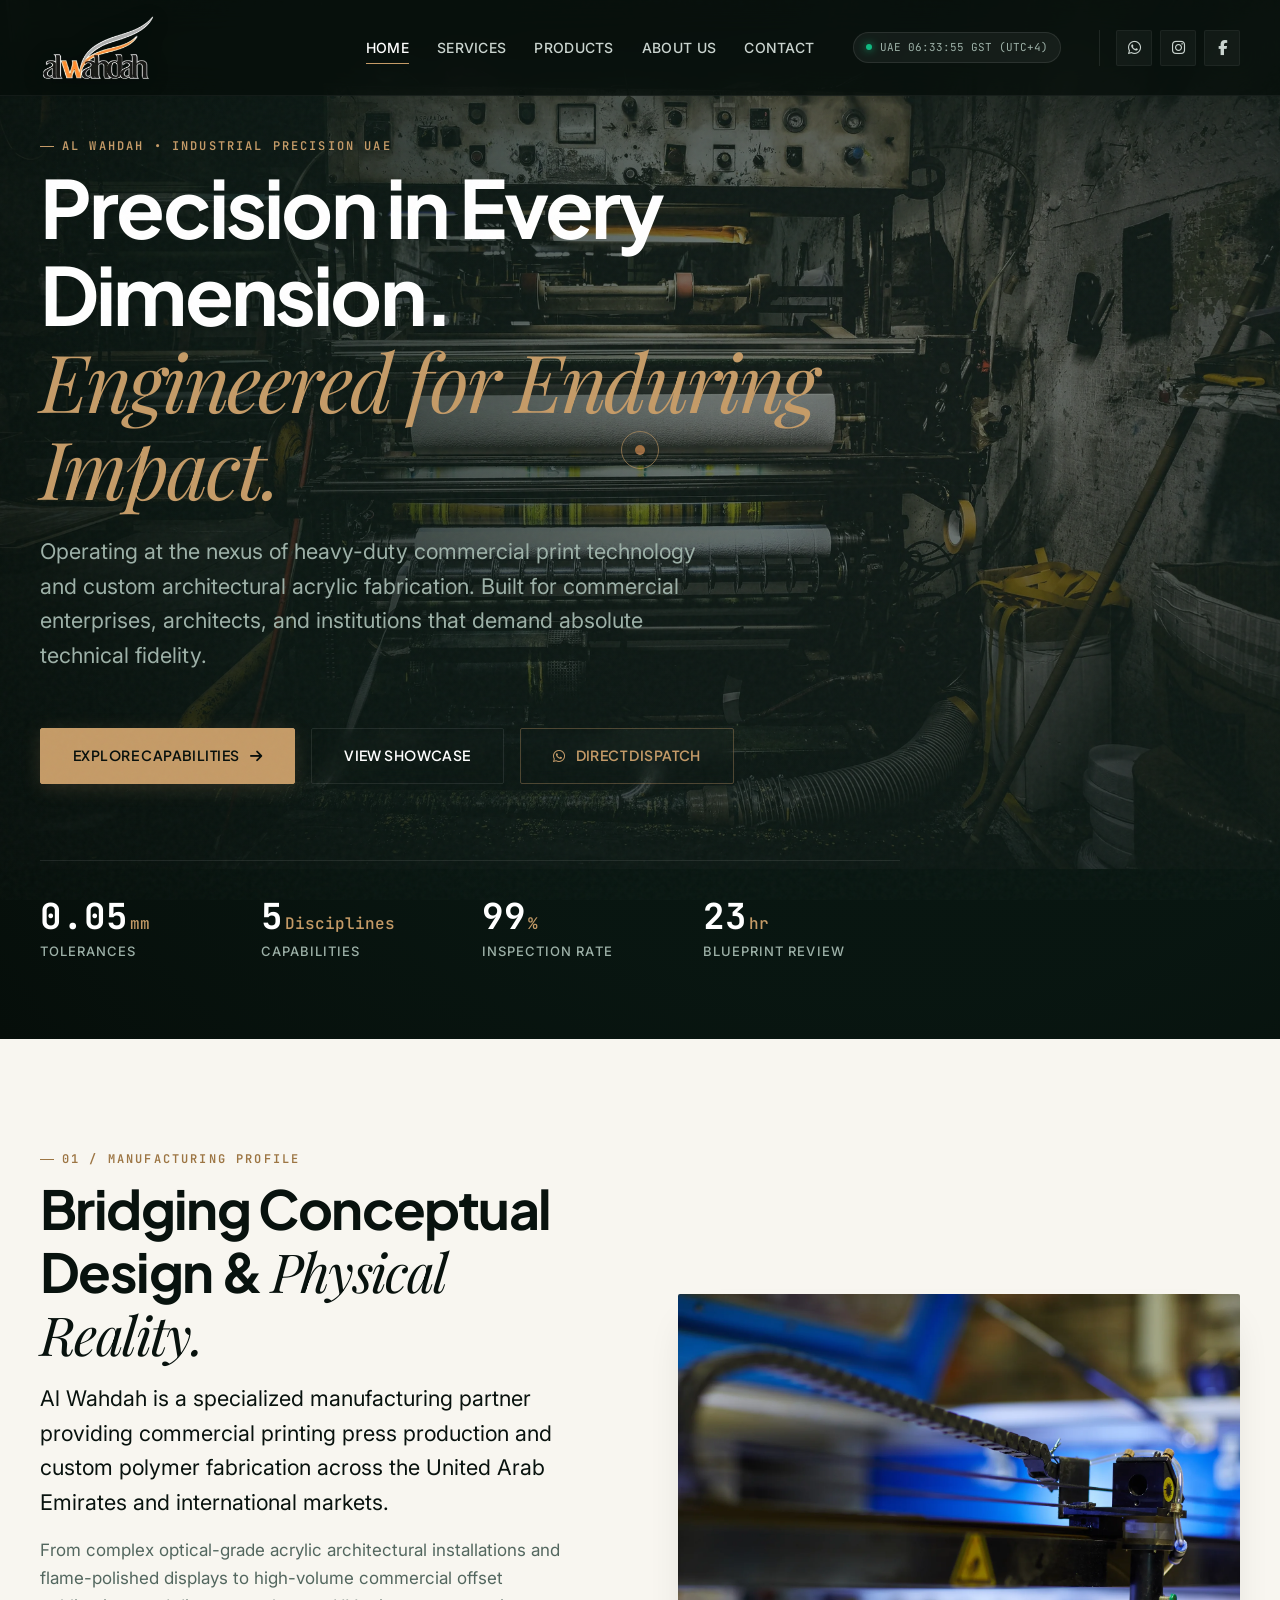
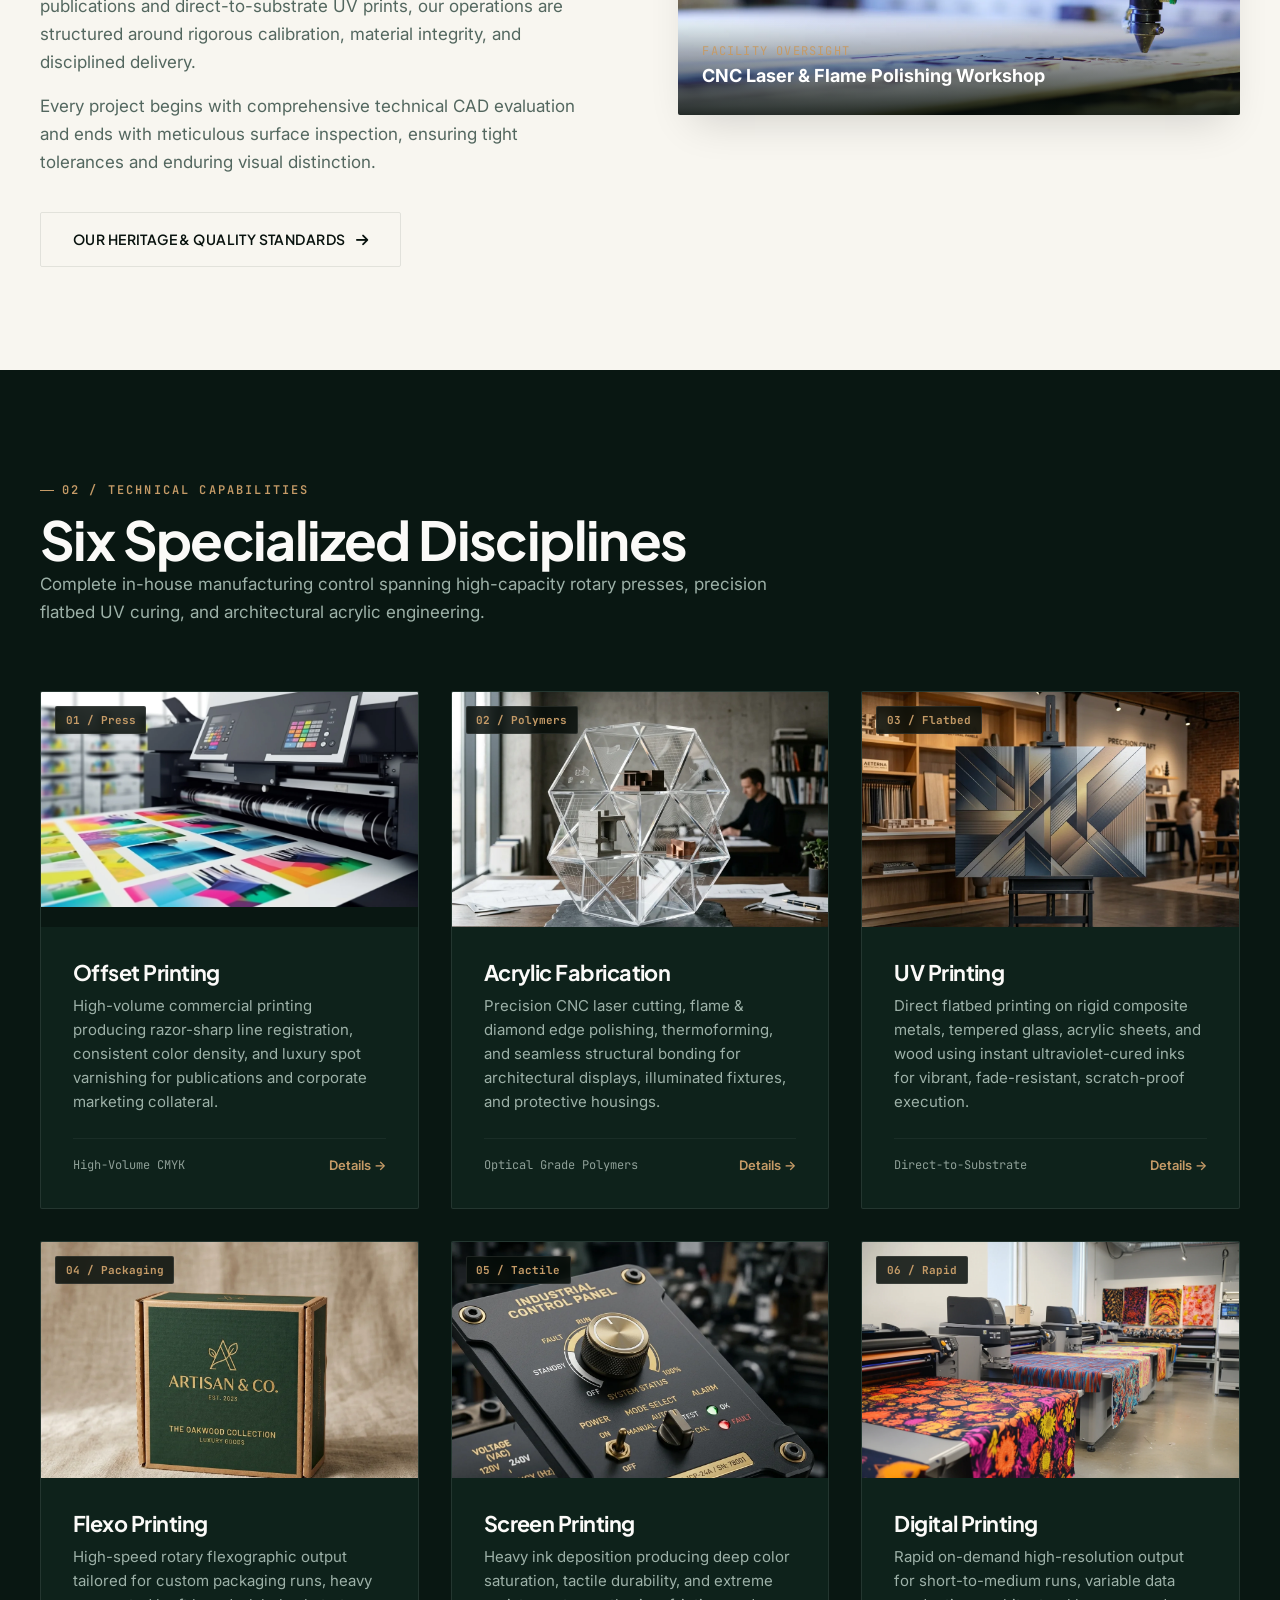
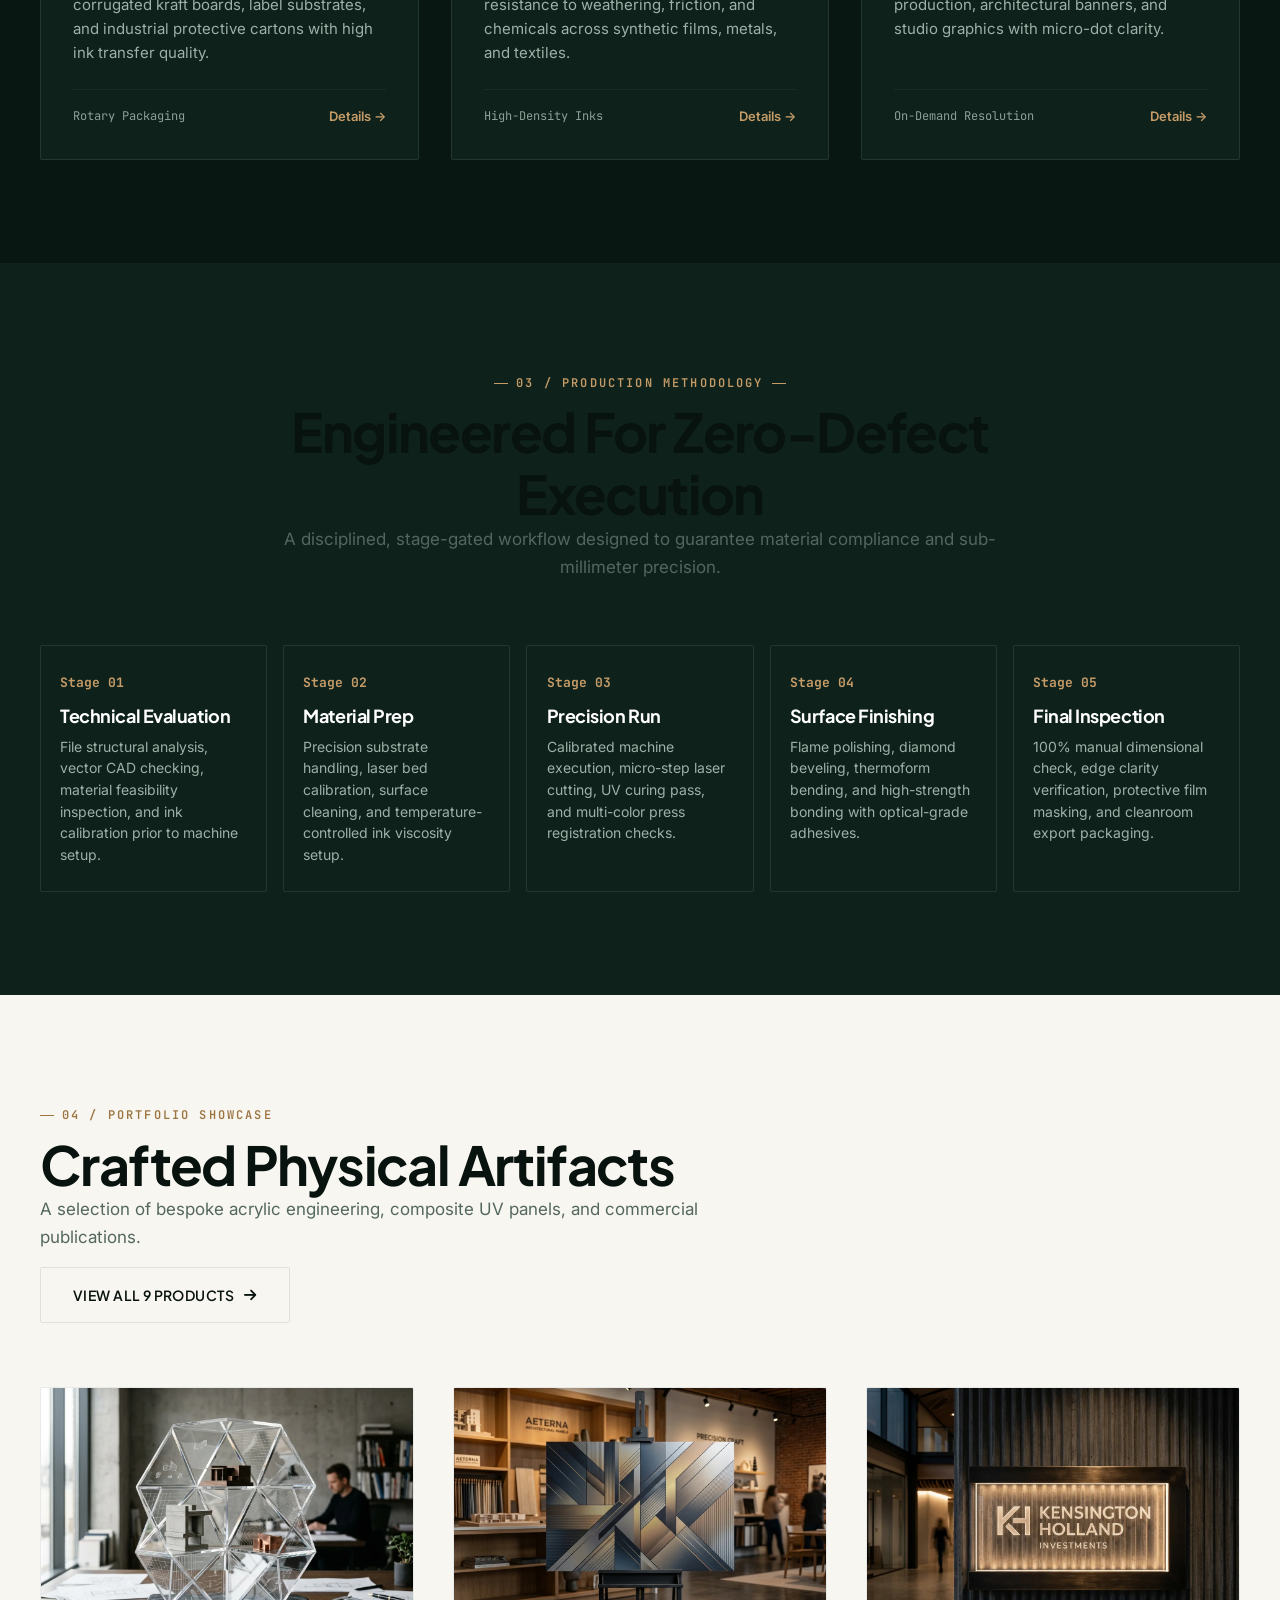
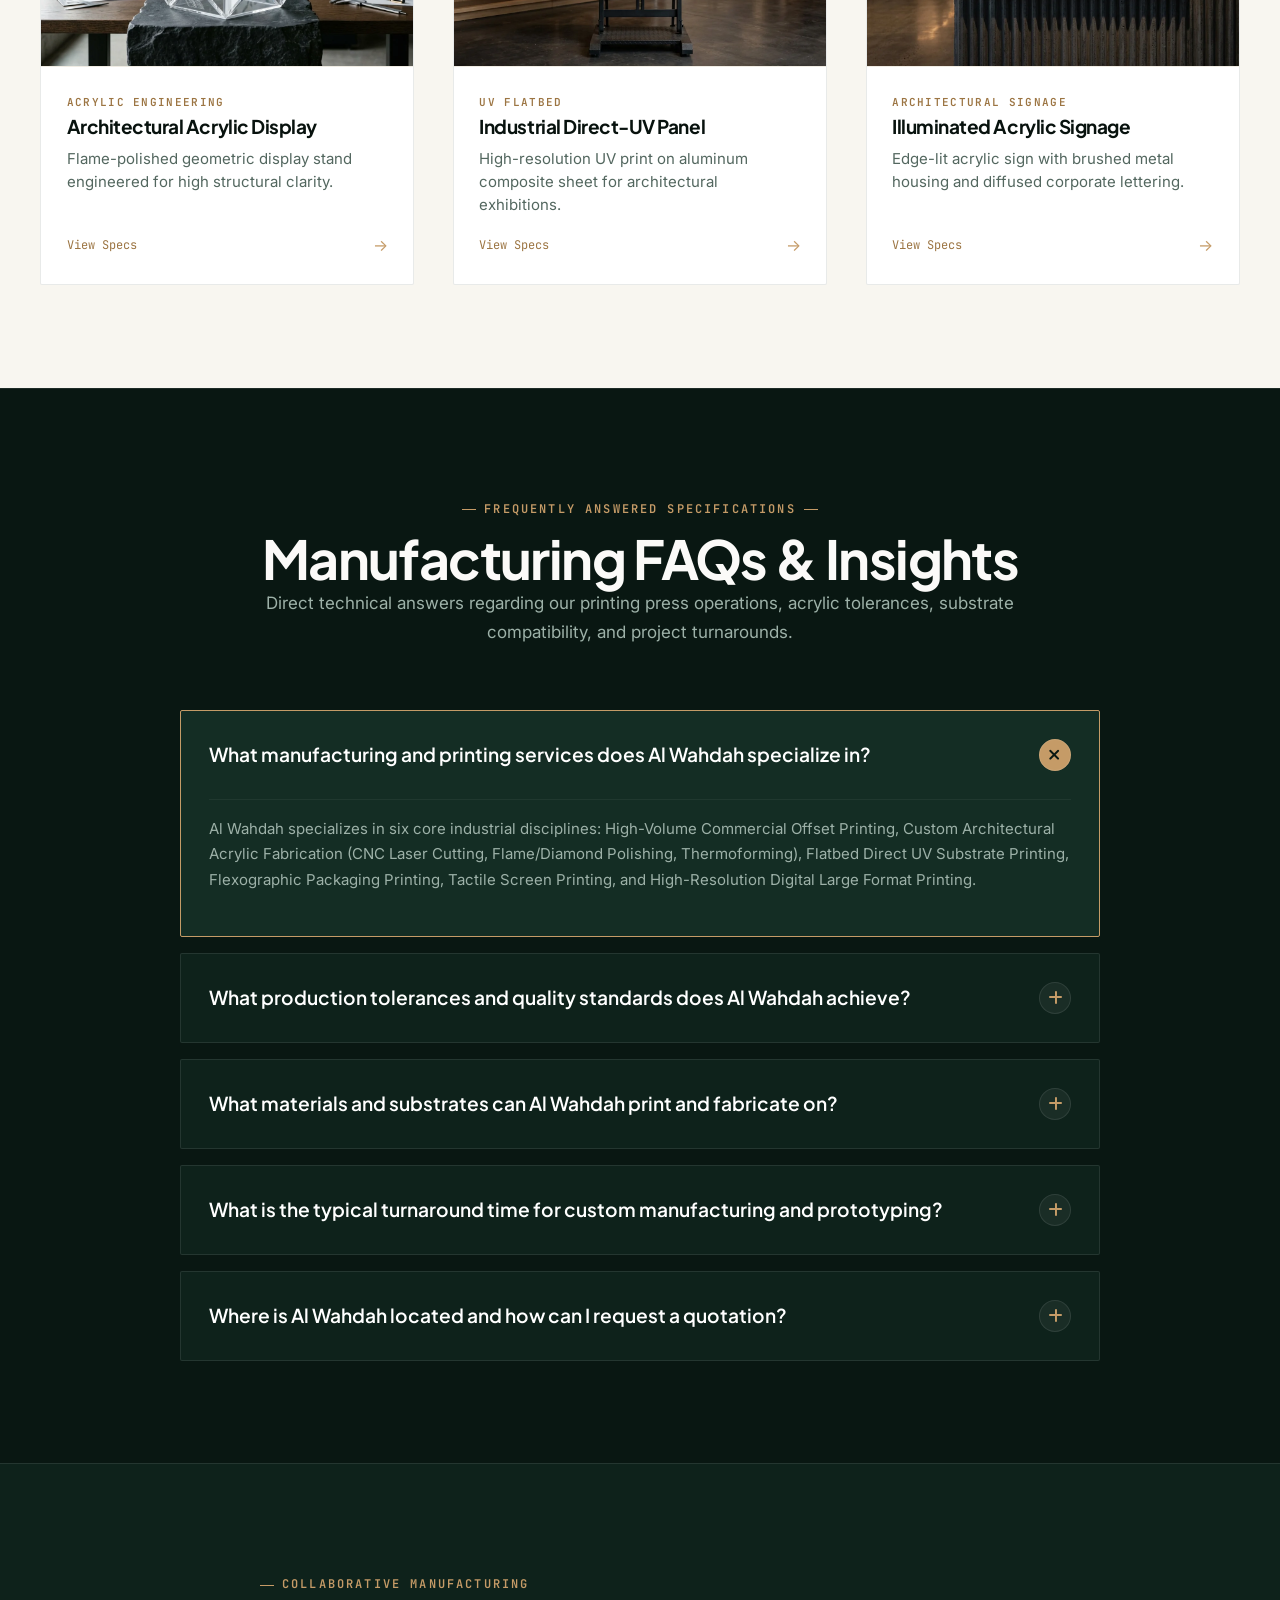
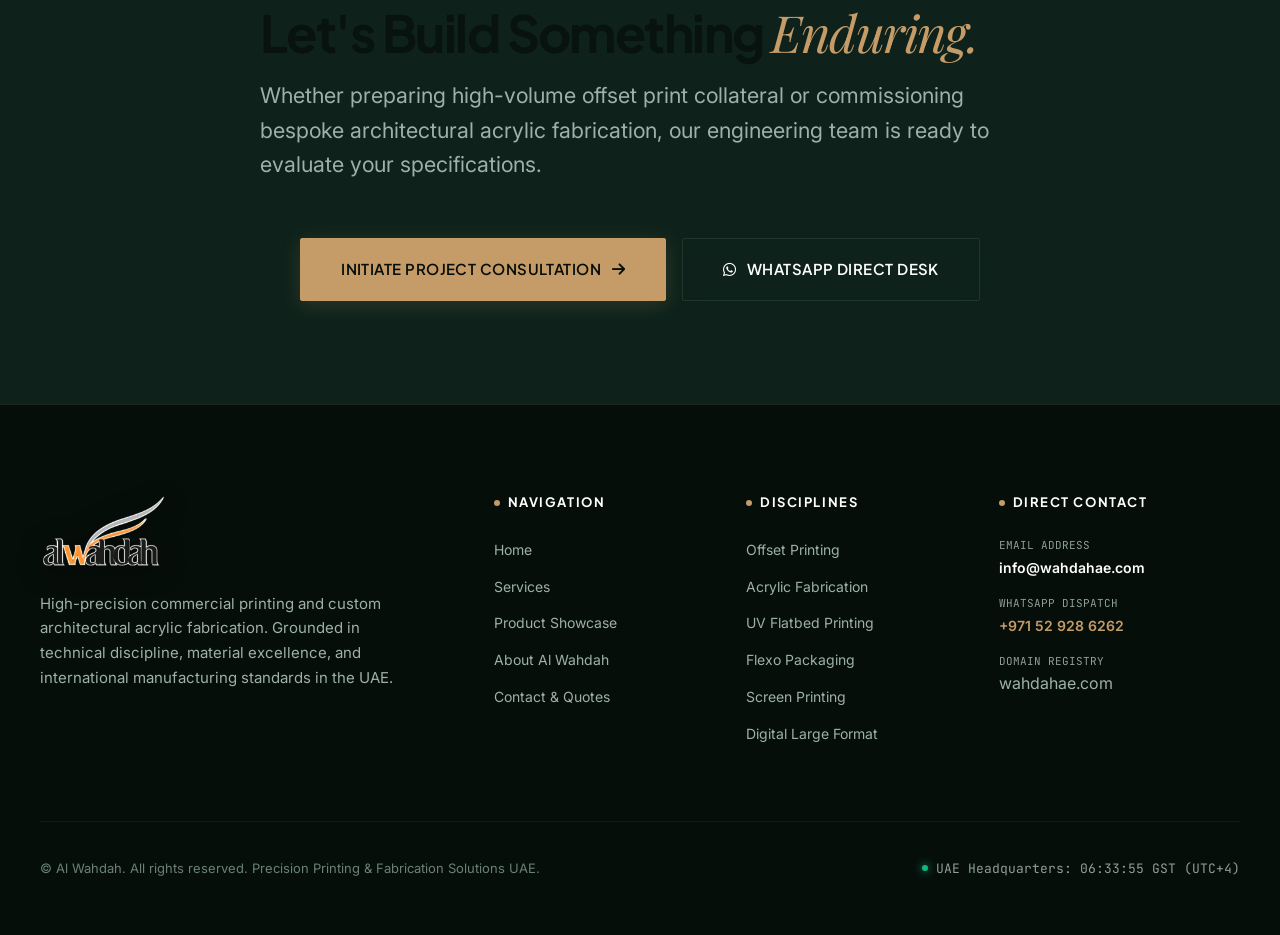
<file: index.html>
<!doctype html>
<html lang="en" prefix="og: https://ogp.me/ns#">
  <head>
    <meta charset="UTF-8" />
    <meta name="viewport" content="width=device-width, initial-scale=1.0" />
    
    <!-- Primary SEO Metadata -->
    <title>Al Wahdah — Precision Printing &amp; Custom Acrylic Fabrication UAE</title>
    <meta
      name="description"
      content="Al Wahdah delivers industrial-grade precision printing and custom architectural acrylic fabrication in the UAE. Offset printing, UV flatbed printing, flexo packaging, screen printing, and CNC laser fabrication engineered for tight tolerances."
    />
    <meta
      name="keywords"
      content="Al Wahdah, Precision Printing UAE, Acrylic Fabrication Dubai, Offset Printing Press UAE, UV Flatbed Printing, Flexo Packaging, Screen Printing, Industrial Manufacturing UAE"
    />
    <meta name="author" content="Al Wahdah" />
    <meta name="robots" content="index, follow, max-image-preview:large, max-snippet:-1, max-video-preview:-1" />
    <link rel="canonical" href="https://wahdahae.com/index.html" />
    <meta name="theme-color" content="#060e0a" />

    <!-- Local & Geo-Targeting SEO (UAE & GCC) -->
    <meta name="geo.region" content="AE" />
    <meta name="geo.placename" content="Dubai, United Arab Emirates" />
    <meta name="geo.position" content="25.2048;55.2708" />
    <meta name="ICBM" content="25.2048, 55.2708" />

    <!-- Open Graph / Facebook / WhatsApp Social Cards -->
    <meta property="og:site_name" content="Al Wahdah" />
    <meta property="og:locale" content="en_AE" />
    <meta property="og:type" content="website" />
    <meta property="og:url" content="https://wahdahae.com/index.html" />
    <meta property="og:title" content="Al Wahdah — Precision Printing &amp; Custom Acrylic Fabrication UAE" />
    <meta
      property="og:description"
      content="Where engineering precision meets quiet luxury. Commercial printing press and custom architectural acrylic fabrication."
    />
    <meta property="og:image" content="https://wahdahae.com/images/products/product-01.jpg" />
    <meta property="og:image:width" content="1600" />
    <meta property="og:image:height" content="1200" />
    <meta property="og:image:alt" content="Al Wahdah Architectural Acrylic Display Sample" />

    <!-- Twitter / X Card Metadata -->
    <meta name="twitter:card" content="summary_large_image" />
    <meta name="twitter:title" content="Al Wahdah — Precision Printing &amp; Acrylic Fabrication UAE" />
    <meta
      name="twitter:description"
      content="Where engineering precision meets quiet luxury. Commercial printing press and custom architectural acrylic fabrication in the UAE."
    />
    <meta name="twitter:image" content="https://wahdahae.com/images/products/product-01.jpg" />

    <!-- Google Fonts -->
    <link rel="preconnect" href="https://fonts.googleapis.com" />
    <link rel="preconnect" href="https://fonts.gstatic.com" crossorigin />
    <link
      href="https://fonts.googleapis.com/css2?family=Inter:wght@400;500;600;700&family=JetBrains+Mono:wght@400;500;700&family=Playfair+Display:ital,wght@0,500;0,600;1,400;1,600&family=Plus+Jakarta+Sans:wght@500;600;700;800&display=swap"
      rel="stylesheet"
    />

    <!-- Font Awesome CDN -->
    <link
      rel="stylesheet"
      href="https://cdnjs.cloudflare.com/ajax/libs/font-awesome/6.5.1/css/all.min.css"
      crossorigin="anonymous"
      referrerpolicy="no-referrer"
    />

    <!-- Master Luxury Stylesheet -->
    <link rel="stylesheet" href="css/style.css" />

    <!-- Schema.org Comprehensive Structured Data (JSON-LD) -->
    <script type="application/ld+json">
    {
      "@context": "https://schema.org",
      "@graph": [
        {
          "@type": "WebSite",
          "@id": "https://wahdahae.com/#website",
          "url": "https://wahdahae.com",
          "name": "Al Wahdah",
          "description": "Precision printing press and custom acrylic fabrication manufacturing in UAE",
          "publisher": {
            "@id": "https://wahdahae.com/#organization"
          },
          "inLanguage": "en"
        },
        {
          "@type": "LocalBusiness",
          "@id": "https://wahdahae.com/#organization",
          "name": "Al Wahdah",
          "alternateName": "Al Wahdah Printing & Fabrication Solutions",
          "url": "https://wahdahae.com",
          "logo": {
            "@type": "ImageObject",
            "url": "https://wahdahae.com/images/optimized/wahdah-logo.png",
            "width": 207,
            "height": 121
          },
          "image": "https://wahdahae.com/images/products/product-01.jpg",
          "description": "High-precision commercial printing press and custom architectural acrylic fabrication engineered for quality, consistency, and professional execution.",
          "telephone": "+971529286262",
          "email": "info@wahdahae.com",
          "address": {
            "@type": "PostalAddress",
            "addressCountry": "AE",
            "addressRegion": "Dubai",
            "addressLocality": "Dubai"
          },
          "geo": {
            "@type": "GeoCoordinates",
            "latitude": 25.2048,
            "longitude": 55.2708
          },
          "openingHoursSpecification": [
            {
              "@type": "OpeningHoursSpecification",
              "dayOfWeek": ["Monday", "Tuesday", "Wednesday", "Thursday", "Friday", "Saturday"],
              "opens": "08:00",
              "closes": "19:00"
            }
          ],
          "sameAs": [
            "https://www.instagram.com/wahdah.ae/?hl=en",
            "https://www.facebook.com/alwahdah.printingpress/"
          ]
        },
        {
          "@type": "FAQPage",
          "@id": "https://wahdahae.com/#faq",
          "mainEntity": [
            {
              "@type": "Question",
              "name": "What manufacturing and printing services does Al Wahdah specialize in?",
              "acceptedAnswer": {
                "@type": "Answer",
                "text": "Al Wahdah specializes in six core industrial disciplines: High-Volume Commercial Offset Printing, Custom Architectural Acrylic Fabrication (CNC Laser Cutting, Flame/Diamond Polishing, Thermoforming), Flatbed Direct UV Substrate Printing, Flexographic Packaging Printing, Tactile Screen Printing, and High-Resolution Digital Large Format Printing."
              }
            },
            {
              "@type": "Question",
              "name": "What production tolerances and quality standards does Al Wahdah achieve?",
              "acceptedAnswer": {
                "@type": "Answer",
                "text": "Our facility operates with sub-millimeter precision tolerances down to ±0.05 mm for acrylic laser fabrication and high-density micro-registered plate imaging (2400 DPI) for offset and UV print runs. Every piece undergoes a 100% manual surface, edge, and dimensional quality inspection."
              }
            },
            {
              "@type": "Question",
              "name": "What materials and substrates can Al Wahdah print and fabricate on?",
              "acceptedAnswer": {
                "@type": "Answer",
                "text": "We work with optical-grade cast acrylic (PMMA), brushed aluminum composite panels (ACP), tempered low-iron architectural glass, heavy corrugated kraft boards, anodized metals, synthetic polymer films, and premium art paper stocks."
              }
            },
            {
              "@type": "Question",
              "name": "What is the typical turnaround time for custom manufacturing and prototyping?",
              "acceptedAnswer": {
                "@type": "Answer",
                "text": "Technical blueprint evaluations and feasibility assessments are delivered within 24 hours. Express digital prototypes and rapid production runs can be fulfilled within 24 to 48 hours depending on material availability and specifications."
              }
            },
            {
              "@type": "Question",
              "name": "Where is Al Wahdah located and how can I request a quotation?",
              "acceptedAnswer": {
                "@type": "Answer",
                "text": "Al Wahdah is headquartered in the United Arab Emirates (UAE), serving commercial clients across the UAE, GCC, and global markets. Quotations and CAD blueprint reviews can be requested directly via email at info@wahdahae.com or through WhatsApp at +971 52 928 6262."
              }
            }
          ]
        }
      ]
    }
    </script>
  </head>
  <body class="theme-dark">
    <div class="ambient-grain" aria-hidden="true"></div>

    <!-- ==========================================
       SITE HEADER
       ========================================== -->
    <header class="site-header">
      <div class="container header-container">
        <a href="index.html" class="brand-logo" aria-label="Al Wahdah Home">
          <picture>
            <source srcset="images/optimized/wahdah-logo.webp" type="image/webp" />
            <img
              src="images/optimized/wahdah-logo.png"
              alt="Al Wahdah — Precision Printing &amp; Custom Acrylic Fabrication"
              class="logo-img"
              width="207"
              height="121"
              loading="eager"
            />
          </picture>
        </a>

        <div class="nav-wrapper">
          <nav aria-label="Main Navigation">
            <ul class="nav-menu" id="mobile-navigation">
              <li><a href="index.html" class="nav-link active">Home</a></li>
              <li><a href="services.html" class="nav-link">Services</a></li>
              <li><a href="products.html" class="nav-link">Products</a></li>
              <li><a href="about.html" class="nav-link">About Us</a></li>
              <li><a href="contact.html" class="nav-link">Contact</a></li>
            </ul>
          </nav>

          <div class="header-status-badge" title="UAE Facility Status">
            <span class="status-dot"></span>
            <span>UAE <span data-live-uae-time>GST</span></span>
          </div>

          <div class="nav-social-desktop">
            <a
              href="https://wa.me/971529286262"
              target="_blank"
              rel="noopener noreferrer"
              aria-label="Direct WhatsApp Consultation"
              class="social-icon-btn"
              title="Chat on WhatsApp"
            >
              <i class="fa-brands fa-whatsapp" aria-hidden="true"></i>
            </a>
            <a
              href="https://www.instagram.com/wahdah.ae/?hl=en"
              target="_blank"
              rel="noopener noreferrer"
              aria-label="Al Wahdah Instagram"
              class="social-icon-btn"
              title="Follow Instagram"
            >
              <i class="fa-brands fa-instagram" aria-hidden="true"></i>
            </a>
            <a
              href="https://www.facebook.com/alwahdah.printingpress/"
              target="_blank"
              rel="noopener noreferrer"
              aria-label="Al Wahdah Facebook"
              class="social-icon-btn"
              title="Visit Facebook"
            >
              <i class="fa-brands fa-facebook-f" aria-hidden="true"></i>
            </a>
          </div>
        </div>

        <button
          class="mobile-nav-toggle"
          aria-label="Open Navigation Menu"
          aria-expanded="false"
          aria-controls="mobile-navigation"
        >
          <span></span>
          <span></span>
          <span></span>
        </button>
      </div>
    </header>

    <main id="main-content">
      <!-- ==========================================
         CINEMATIC HERO SECTION
         ========================================== -->
      <section class="hero-luxury">
        <div class="hero-media-wrapper">
          <picture>
            <source srcset="images/optimized/hero.webp" type="image/webp" />
            <img
              src="images/optimized/hero.jpg"
              alt="Al Wahdah high-precision printing press and custom acrylic fabrication manufacturing center in UAE"
              class="hero-media-img"
              width="2000"
              height="1332"
              loading="eager"
              fetchpriority="high"
              decoding="async"
            />
          </picture>
          <div class="hero-overlay-luxury"></div>
        </div>

        <div class="container hero-container-luxury">
          <div class="hero-content-luxury">
            <span class="text-eyebrow">Al Wahdah • Industrial Precision UAE</span>
            <h1 class="hero-title-luxury">
              Precision in Every Dimension.
              <span class="title-serif">Engineered for Enduring Impact.</span>
            </h1>
            <p class="text-lead" style="color: var(--color-text-muted-light); max-width: 680px">
              Operating at the nexus of heavy-duty commercial print technology and custom architectural acrylic fabrication. Built for commercial enterprises, architects, and institutions that demand absolute technical fidelity.
            </p>

            <div class="hero-actions-luxury">
              <a href="services.html" class="btn btn-primary" title="Explore Al Wahdah Manufacturing Services">
                <span>Explore Capabilities</span>
                <i class="fa-solid fa-arrow-right btn-arrow" aria-hidden="true"></i>
              </a>
              <a href="products.html" class="btn btn-secondary" title="View Manufactured Products &amp; Samples">
                <span>View Showcase</span>
              </a>
              <a
                href="https://wa.me/971529286262?text=Hello%20Al%20Wahdah,%20I%20would%20like%20to%20discuss%20a%20production%20project."
                target="_blank"
                rel="noopener noreferrer"
                class="btn btn-secondary"
                style="border-color: rgba(197, 155, 103, 0.35); color: var(--color-brass)"
                title="Connect via WhatsApp"
              >
                <i class="fa-brands fa-whatsapp" aria-hidden="true"></i>
                <span>Direct Dispatch</span>
              </a>
            </div>

            <!-- Hero Metrics Ribbon -->
            <div class="hero-metrics-strip reveal">
              <div class="metric-card">
                <div class="metric-val">
                  <span data-counter-target="0.05">0.05</span>
                  <span class="metric-unit">mm</span>
                </div>
                <span class="metric-label">Tolerances</span>
              </div>

              <div class="metric-card">
                <div class="metric-val">
                  <span data-counter-target="6">6</span>
                  <span class="metric-unit">Disciplines</span>
                </div>
                <span class="metric-label">Capabilities</span>
              </div>

              <div class="metric-card">
                <div class="metric-val">
                  <span data-counter-target="100">100</span>
                  <span class="metric-unit">%</span>
                </div>
                <span class="metric-label">Inspection Rate</span>
              </div>

              <div class="metric-card">
                <div class="metric-val">
                  <span data-counter-target="24">24</span>
                  <span class="metric-unit">hr</span>
                </div>
                <span class="metric-label">Blueprint Review</span>
              </div>
            </div>
          </div>
        </div>
      </section>

      <!-- ==========================================
         EDITORIAL BRAND STORY / PROFILE
         ========================================== -->
      <section class="section section-cream">
        <div class="container">
          <div class="grid grid-2" style="align-items: center; gap: clamp(2.5rem, 6vw, 5rem)">
            <div class="reveal">
              <span class="text-eyebrow text-eyebrow-dark">01 / Manufacturing Profile</span>
              <h2 style="margin-bottom: var(--space-md)">
                Bridging Conceptual Design &amp; <span class="heading-editorial">Physical Reality.</span>
              </h2>
              <p class="text-lead" style="color: var(--color-text-dark); margin-bottom: var(--space-md)">
                Al Wahdah is a specialized manufacturing partner providing commercial printing press production and custom polymer fabrication across the United Arab Emirates and international markets.
              </p>
              <p>
                From complex optical-grade acrylic architectural installations and flame-polished displays to high-volume commercial offset publications and direct-to-substrate UV prints, our operations are structured around rigorous calibration, material integrity, and disciplined delivery.
              </p>
              <p>
                Every project begins with comprehensive technical CAD evaluation and ends with meticulous surface inspection, ensuring tight tolerances and enduring visual distinction.
              </p>

              <div style="margin-top: var(--space-xl); display: flex; gap: var(--space-md); flex-wrap: wrap">
                <a href="about.html" class="btn btn-outline-dark" title="Read About Al Wahdah Heritage and Standards">
                  <span>Our Heritage &amp; Quality Standards</span>
                  <i class="fa-solid fa-arrow-right btn-arrow" aria-hidden="true"></i>
                </a>
              </div>
            </div>

            <div class="reveal" style="position: relative">
              <div style="position: relative; border-radius: var(--radius-xs); overflow: hidden; box-shadow: var(--shadow-luxury-hover)">
                <picture>
                  <source srcset="images/optimized/industrial-craft.webp" type="image/webp" />
                  <img
                    src="images/optimized/industrial-craft.jpg"
                    alt="Precision CNC laser craftsmanship and industrial acrylic manufacturing at Al Wahdah"
                    width="1920"
                    height="1280"
                    style="width: 100%; aspect-ratio: 4/3; object-fit: cover"
                    loading="lazy"
                    decoding="async"
                  />
                </picture>
                <div style="position: absolute; bottom: 0; left: 0; right: 0; padding: var(--space-lg); background: linear-gradient(180deg, transparent 0%, rgba(6,14,10,0.85) 100%); color: #ffffff">
                  <span class="text-mono" style="font-size: 0.75rem; color: var(--color-brass); text-transform: uppercase; letter-spacing: 0.1em; display: block">Facility Oversight</span>
                  <strong style="font-size: 1.125rem">CNC Laser &amp; Flame Polishing Workshop</strong>
                </div>
              </div>
            </div>
          </div>
        </div>
      </section>

      <!-- ==========================================
         CORE DISCIPLINES (6 CAPABILITIES)
         ========================================== -->
      <section class="section section-dark">
        <div class="container">
          <div class="section-header reveal">
            <span class="text-eyebrow">02 / Technical Capabilities</span>
            <h2>Six Specialized Disciplines</h2>
            <p>
              Complete in-house manufacturing control spanning high-capacity rotary presses, precision flatbed UV curing, and architectural acrylic engineering.
            </p>
          </div>

          <div class="disciplines-grid">
            <!-- 01: Offset Printing -->
            <article class="discipline-card reveal" data-cursor="view" data-cursor-text="Offset">
              <div class="discipline-media">
                <span class="discipline-badge">01 / Press</span>
                <picture>
                  <source srcset="images/optimized/modern-printing-press-produces-multi-colored-printouts-accurately-generated-by-ai.webp" type="image/webp" />
                  <img
                    src="images/optimized/modern-printing-press-produces-multi-colored-printouts-accurately-generated-by-ai.jpg"
                    alt="High-volume Commercial Offset Printing Press at Al Wahdah"
                    class="discipline-img"
                    width="1600"
                    height="914"
                    loading="lazy"
                    decoding="async"
                  />
                </picture>
              </div>
              <div class="discipline-body">
                <h3 class="discipline-title">Offset Printing</h3>
                <p class="discipline-desc">
                  High-volume commercial printing producing razor-sharp line registration, consistent color density, and luxury spot varnishing for publications and corporate marketing collateral.
                </p>
                <div class="discipline-specs">
                  <span class="text-mono" style="font-size: 0.75rem; color: var(--color-platinum)">High-Volume CMYK</span>
                  <a href="services.html#offset" class="text-brass" style="font-weight: 600; font-size: 0.8125rem" title="Learn more about offset printing services">Details &rarr;</a>
                </div>
              </div>
            </article>

            <!-- 02: Acrylic Fabrication -->
            <article class="discipline-card reveal" data-cursor="view" data-cursor-text="Acrylic">
              <div class="discipline-media">
                <span class="discipline-badge">02 / Polymers</span>
                <picture>
                  <source srcset="images/products/product-01.webp" type="image/webp" />
                  <img
                    src="images/products/product-01.jpg"
                    alt="Precision Laser Cut Acrylic Fabrication and Display Assembly"
                    class="discipline-img"
                    width="1600"
                    height="1200"
                    loading="lazy"
                    decoding="async"
                  />
                </picture>
              </div>
              <div class="discipline-body">
                <h3 class="discipline-title">Acrylic Fabrication</h3>
                <p class="discipline-desc">
                  Precision CNC laser cutting, flame &amp; diamond edge polishing, thermoforming, and seamless structural bonding for architectural displays, illuminated fixtures, and protective housings.
                </p>
                <div class="discipline-specs">
                  <span class="text-mono" style="font-size: 0.75rem; color: var(--color-platinum)">Optical Grade Polymers</span>
                  <a href="services.html#acrylic" class="text-brass" style="font-weight: 600; font-size: 0.8125rem" title="Learn more about acrylic fabrication services">Details &rarr;</a>
                </div>
              </div>
            </article>

            <!-- 03: UV Printing -->
            <article class="discipline-card reveal" data-cursor="view" data-cursor-text="UV Print">
              <div class="discipline-media">
                <span class="discipline-badge">03 / Flatbed</span>
                <picture>
                  <source srcset="images/products/product-02.webp" type="image/webp" />
                  <img
                    src="images/products/product-02.jpg"
                    alt="Direct-to-Substrate Flatbed UV Printing on Aluminum and Glass"
                    class="discipline-img"
                    width="1600"
                    height="1200"
                    loading="lazy"
                    decoding="async"
                  />
                </picture>
              </div>
              <div class="discipline-body">
                <h3 class="discipline-title">UV Printing</h3>
                <p class="discipline-desc">
                  Direct flatbed printing on rigid composite metals, tempered glass, acrylic sheets, and wood using instant ultraviolet-cured inks for vibrant, fade-resistant, scratch-proof execution.
                </p>
                <div class="discipline-specs">
                  <span class="text-mono" style="font-size: 0.75rem; color: var(--color-platinum)">Direct-to-Substrate</span>
                  <a href="services.html#uv" class="text-brass" style="font-weight: 600; font-size: 0.8125rem" title="Learn more about UV flatbed printing services">Details &rarr;</a>
                </div>
              </div>
            </article>

            <!-- 04: Flexo Printing -->
            <article class="discipline-card reveal" data-cursor="view" data-cursor-text="Flexo">
              <div class="discipline-media">
                <span class="discipline-badge">04 / Packaging</span>
                <picture>
                  <source srcset="images/products/product-07.webp" type="image/webp" />
                  <img
                    src="images/products/product-07.jpg"
                    alt="Flexographic Rotary Packaging and Box Manufacturing"
                    class="discipline-img"
                    width="1600"
                    height="1200"
                    loading="lazy"
                    decoding="async"
                  />
                </picture>
              </div>
              <div class="discipline-body">
                <h3 class="discipline-title">Flexo Printing</h3>
                <p class="discipline-desc">
                  High-speed rotary flexographic output tailored for custom packaging runs, heavy corrugated kraft boards, label substrates, and industrial protective cartons with high ink transfer quality.
                </p>
                <div class="discipline-specs">
                  <span class="text-mono" style="font-size: 0.75rem; color: var(--color-platinum)">Rotary Packaging</span>
                  <a href="services.html#flexo" class="text-brass" style="font-weight: 600; font-size: 0.8125rem" title="Learn more about flexo printing services">Details &rarr;</a>
                </div>
              </div>
            </article>

            <!-- 05: Screen Printing -->
            <article class="discipline-card reveal" data-cursor="view" data-cursor-text="Screen">
              <div class="discipline-media">
                <span class="discipline-badge">05 / Tactile</span>
                <picture>
                  <source srcset="images/products/product-09.webp" type="image/webp" />
                  <img
                    src="images/products/product-09.jpg"
                    alt="Industrial Tactile Heavy Screen Printing on Metal Control Plates"
                    class="discipline-img"
                    width="1600"
                    height="1200"
                    loading="lazy"
                    decoding="async"
                  />
                </picture>
              </div>
              <div class="discipline-body">
                <h3 class="discipline-title">Screen Printing</h3>
                <p class="discipline-desc">
                  Heavy ink deposition producing deep color saturation, tactile durability, and extreme resistance to weathering, friction, and chemicals across synthetic films, metals, and textiles.
                </p>
                <div class="discipline-specs">
                  <span class="text-mono" style="font-size: 0.75rem; color: var(--color-platinum)">High-Density Inks</span>
                  <a href="services.html#screen" class="text-brass" style="font-weight: 600; font-size: 0.8125rem" title="Learn more about screen printing services">Details &rarr;</a>
                </div>
              </div>
            </article>

            <!-- 06: Digital Printing -->
            <article class="discipline-card reveal" data-cursor="view" data-cursor-text="Digital">
              <div class="discipline-media">
                <span class="discipline-badge">06 / Rapid</span>
                <picture>
                  <source srcset="images/optimized/vibrant-fabric-prints-emerging-from-large-format-printers-design-studio-colorful-textiles-textile-printing-digital-printing.webp" type="image/webp" />
                  <img
                    src="images/optimized/vibrant-fabric-prints-emerging-from-large-format-printers-design-studio-colorful-textiles-textile-printing-digital-printing.jpg"
                    alt="High-resolution Digital Large Format Printing and Textile Production"
                    class="discipline-img"
                    width="1600"
                    height="1066"
                    loading="lazy"
                    decoding="async"
                  />
                </picture>
              </div>
              <div class="discipline-body">
                <h3 class="discipline-title">Digital Printing</h3>
                <p class="discipline-desc">
                  Rapid on-demand high-resolution output for short-to-medium runs, variable data production, architectural banners, and studio graphics with micro-dot clarity.
                </p>
                <div class="discipline-specs">
                  <span class="text-mono" style="font-size: 0.75rem; color: var(--color-platinum)">On-Demand Resolution</span>
                  <a href="services.html#digital" class="text-brass" style="font-weight: 600; font-size: 0.8125rem" title="Learn more about digital printing services">Details &rarr;</a>
                </div>
              </div>
            </article>
          </div>
        </div>
      </section>

      <!-- ==========================================
         5-STAGE SYSTEMATIC METHODOLOGY
         ========================================== -->
      <section class="section section-dark-elevated">
        <div class="container">
          <div class="section-header text-center reveal">
            <span class="text-eyebrow">03 / Production Methodology</span>
            <h2>Engineered For Zero-Defect Execution</h2>
            <p>
              A disciplined, stage-gated workflow designed to guarantee material compliance and sub-millimeter precision.
            </p>
          </div>

          <div class="process-timeline">
            <div class="process-step reveal">
              <span class="process-step-num">Stage 01</span>
              <h3 class="process-step-title">Technical Evaluation</h3>
              <p class="process-step-desc">
                File structural analysis, vector CAD checking, material feasibility inspection, and ink calibration prior to machine setup.
              </p>
            </div>

            <div class="process-step reveal">
              <span class="process-step-num">Stage 02</span>
              <h3 class="process-step-title">Material Prep</h3>
              <p class="process-step-desc">
                Precision substrate handling, laser bed calibration, surface cleaning, and temperature-controlled ink viscosity setup.
              </p>
            </div>

            <div class="process-step reveal">
              <span class="process-step-num">Stage 03</span>
              <h3 class="process-step-title">Precision Run</h3>
              <p class="process-step-desc">
                Calibrated machine execution, micro-step laser cutting, UV curing pass, and multi-color press registration checks.
              </p>
            </div>

            <div class="process-step reveal">
              <span class="process-step-num">Stage 04</span>
              <h3 class="process-step-title">Surface Finishing</h3>
              <p class="process-step-desc">
                Flame polishing, diamond beveling, thermoform bending, and high-strength bonding with optical-grade adhesives.
              </p>
            </div>

            <div class="process-step reveal">
              <span class="process-step-num">Stage 05</span>
              <h3 class="process-step-title">Final Inspection</h3>
              <p class="process-step-desc">
                100% manual dimensional check, edge clarity verification, protective film masking, and cleanroom export packaging.
              </p>
            </div>
          </div>
        </div>
      </section>

      <!-- ==========================================
         FEATURED PRODUCT SHOWCASE (PREVIEW)
         ========================================== -->
      <section class="section section-cream">
        <div class="container">
          <div class="section-header reveal" style="display: flex; justify-content: space-between; align-items: flex-end; flex-wrap: wrap; gap: var(--space-md)">
            <div>
              <span class="text-eyebrow text-eyebrow-dark">04 / Portfolio Showcase</span>
              <h2>Crafted Physical Artifacts</h2>
              <p style="margin-bottom: 0">
                A selection of bespoke acrylic engineering, composite UV panels, and commercial publications.
              </p>
            </div>
            <a href="products.html" class="btn btn-outline-dark" title="View Complete Product Gallery">
              <span>View All 9 Products</span>
              <i class="fa-solid fa-arrow-right btn-arrow" aria-hidden="true"></i>
            </a>
          </div>

          <div class="grid grid-3">
            <!-- Product 1 -->
            <div
              class="product-card-luxury reveal"
              data-open-product-modal
              data-title="Architectural Acrylic Display"
              data-desc="Precision laser-cut geometric acrylic structure with flame-polished edges, bevelled joints, and internal structural shelves."
              data-category-name="Acrylic Fabrication"
              data-img-src="images/products/product-01.jpg"
              data-service-slug="acrylic"
              data-specs='{"Material": "Optical Cast Acrylic", "Tolerance": "±0.05mm", "Finish": "Flame Polished", "Application": "Architectural Studio / Showcase"}'
            >
              <div class="product-media-slot">
                <picture>
                  <source srcset="images/products/product-01.webp" type="image/webp" />
                  <img
                    src="images/products/product-01.jpg"
                    alt="Custom Architectural Acrylic Geometric Display Unit"
                    class="product-img"
                    width="1600"
                    height="1200"
                    loading="lazy"
                    decoding="async"
                  />
                </picture>
                <div class="product-zoom-hint" aria-hidden="true">
                  <i class="fa-solid fa-expand"></i>
                </div>
              </div>
              <div class="product-card-body">
                <span class="product-category-tag">Acrylic Engineering</span>
                <h3 class="product-card-title">Architectural Acrylic Display</h3>
                <p class="product-card-desc">Flame-polished geometric display stand engineered for high structural clarity.</p>
                <div style="margin-top: auto; display: flex; justify-content: space-between; align-items: center">
                  <span class="text-mono" style="font-size: 0.75rem; color: var(--color-brass-dark)">View Specs</span>
                  <span class="text-brass">&rarr;</span>
                </div>
              </div>
            </div>

            <!-- Product 2 -->
            <div
              class="product-card-luxury reveal"
              data-open-product-modal
              data-title="Industrial Direct-UV Panel"
              data-desc="Direct-to-substrate high-resolution UV print on rigid brushed aluminum composite with fine gradient linework."
              data-category-name="UV Flatbed Printing"
              data-img-src="images/products/product-02.jpg"
              data-service-slug="uv"
              data-specs='{"Substrate": "Brushed Aluminum Composite", "Inks": "UV Instant Cured Inks", "Resolution": "1440 DPI", "Application": "Interior Showcase / Signage"}'
            >
              <div class="product-media-slot">
                <picture>
                  <source srcset="images/products/product-02.webp" type="image/webp" />
                  <img
                    src="images/products/product-02.jpg"
                    alt="Industrial Direct UV Print on Aluminum Composite Panel"
                    class="product-img"
                    width="1600"
                    height="1200"
                    loading="lazy"
                    decoding="async"
                  />
                </picture>
                <div class="product-zoom-hint" aria-hidden="true">
                  <i class="fa-solid fa-expand"></i>
                </div>
              </div>
              <div class="product-card-body">
                <span class="product-category-tag">UV Flatbed</span>
                <h3 class="product-card-title">Industrial Direct-UV Panel</h3>
                <p class="product-card-desc">High-resolution UV print on aluminum composite sheet for architectural exhibitions.</p>
                <div style="margin-top: auto; display: flex; justify-content: space-between; align-items: center">
                  <span class="text-mono" style="font-size: 0.75rem; color: var(--color-brass-dark)">View Specs</span>
                  <span class="text-brass">&rarr;</span>
                </div>
              </div>
            </div>

            <!-- Product 5 -->
            <div
              class="product-card-luxury reveal"
              data-open-product-modal
              data-title="Illuminated Acrylic Signage"
              data-desc="Layered optical acrylic panel with laser-etched lettering and warm edge-lit LED illumination enclosed in brushed brass."
              data-category-name="Acrylic Fabrication"
              data-img-src="images/products/product-05.jpg"
              data-service-slug="acrylic"
              data-specs='{"Lighting": "Edge-Lit Warm LED (3000K)", "Frame": "Brushed Champagne Brass", "Face": "Laser Etched Cast Acrylic", "Application": "Corporate Headquarters"}'
            >
              <div class="product-media-slot">
                <picture>
                  <source srcset="images/products/product-05.webp" type="image/webp" />
                  <img
                    src="images/products/product-05.jpg"
                    alt="Architectural Edge-Lit Illuminated Acrylic Signage Fixture"
                    class="product-img"
                    width="1600"
                    height="1200"
                    loading="lazy"
                    decoding="async"
                  />
                </picture>
                <div class="product-zoom-hint" aria-hidden="true">
                  <i class="fa-solid fa-expand"></i>
                </div>
              </div>
              <div class="product-card-body">
                <span class="product-category-tag">Architectural Signage</span>
                <h3 class="product-card-title">Illuminated Acrylic Signage</h3>
                <p class="product-card-desc">Edge-lit acrylic sign with brushed metal housing and diffused corporate lettering.</p>
                <div style="margin-top: auto; display: flex; justify-content: space-between; align-items: center">
                  <span class="text-mono" style="font-size: 0.75rem; color: var(--color-brass-dark)">View Specs</span>
                  <span class="text-brass">&rarr;</span>
                </div>
              </div>
            </div>
          </div>
        </div>
      </section>

      <!-- ==========================================
         COMMERCIAL FAQ SECTION (SEO & INTENT)
         ========================================== -->
      <section class="section section-dark" id="faq" style="border-top: 1px solid var(--color-border-dark)">
        <div class="container">
          <div class="section-header text-center reveal">
            <span class="text-eyebrow">Frequently Answered Specifications</span>
            <h2>Manufacturing FAQs &amp; Insights</h2>
            <p>
              Direct technical answers regarding our printing press operations, acrylic tolerances, substrate compatibility, and project turnarounds.
            </p>
          </div>

          <div class="faq-accordion reveal">
            <!-- FAQ 1 -->
            <div class="faq-item is-open">
              <button class="faq-trigger" aria-expanded="true" aria-controls="faq-ans-1">
                <span class="faq-question">What manufacturing and printing services does Al Wahdah specialize in?</span>
                <span class="faq-icon" aria-hidden="true"><i class="fa-solid fa-plus"></i></span>
              </button>
              <div class="faq-body" id="faq-ans-1">
                <p class="faq-answer">
                  Al Wahdah specializes in six core industrial disciplines: High-Volume Commercial Offset Printing, Custom Architectural Acrylic Fabrication (CNC Laser Cutting, Flame/Diamond Polishing, Thermoforming), Flatbed Direct UV Substrate Printing, Flexographic Packaging Printing, Tactile Screen Printing, and High-Resolution Digital Large Format Printing.
                </p>
              </div>
            </div>

            <!-- FAQ 2 -->
            <div class="faq-item">
              <button class="faq-trigger" aria-expanded="false" aria-controls="faq-ans-2">
                <span class="faq-question">What production tolerances and quality standards does Al Wahdah achieve?</span>
                <span class="faq-icon" aria-hidden="true"><i class="fa-solid fa-plus"></i></span>
              </button>
              <div class="faq-body" id="faq-ans-2">
                <p class="faq-answer">
                  Our facility operates with sub-millimeter precision tolerances down to ±0.05 mm for acrylic laser cutting and 2400 DPI plate imaging for offset and UV print runs. Every piece undergoes a 100% manual surface, edge, and dimensional quality inspection before dispatch.
                </p>
              </div>
            </div>

            <!-- FAQ 3 -->
            <div class="faq-item">
              <button class="faq-trigger" aria-expanded="false" aria-controls="faq-ans-3">
                <span class="faq-question">What materials and substrates can Al Wahdah print and fabricate on?</span>
                <span class="faq-icon" aria-hidden="true"><i class="fa-solid fa-plus"></i></span>
              </button>
              <div class="faq-body" id="faq-ans-3">
                <p class="faq-answer">
                  We work with optical-grade cast acrylic (PMMA), brushed aluminum composite panels (ACP), tempered low-iron architectural glass, heavy corrugated kraft boards, anodized metals, synthetic polymer films, and premium art paper stocks.
                </p>
              </div>
            </div>

            <!-- FAQ 4 -->
            <div class="faq-item">
              <button class="faq-trigger" aria-expanded="false" aria-controls="faq-ans-4">
                <span class="faq-question">What is the typical turnaround time for custom manufacturing and prototyping?</span>
                <span class="faq-icon" aria-hidden="true"><i class="fa-solid fa-plus"></i></span>
              </button>
              <div class="faq-body" id="faq-ans-4">
                <p class="faq-answer">
                  Technical blueprint evaluations and feasibility assessments are delivered within 24 hours. Express digital prototypes and rapid production runs can be fulfilled within 24 to 48 hours depending on material availability and order volume.
                </p>
              </div>
            </div>

            <!-- FAQ 5 -->
            <div class="faq-item">
              <button class="faq-trigger" aria-expanded="false" aria-controls="faq-ans-5">
                <span class="faq-question">Where is Al Wahdah located and how can I request a quotation?</span>
                <span class="faq-icon" aria-hidden="true"><i class="fa-solid fa-plus"></i></span>
              </button>
              <div class="faq-body" id="faq-ans-5">
                <p class="faq-answer">
                  Al Wahdah is headquartered in the United Arab Emirates (UAE), serving commercial clients across the UAE, GCC, and global markets. Quotations and CAD blueprint reviews can be requested directly via email at <a href="mailto:info@wahdahae.com" style="color: var(--color-brass)">info@wahdahae.com</a> or through WhatsApp at <a href="https://wa.me/971529286262" target="_blank" rel="noopener noreferrer" style="color: var(--color-brass)">+971 52 928 6262</a>.
                </p>
              </div>
            </div>
          </div>
        </div>
      </section>

      <!-- ==========================================
         ENDURING STATEMENT & FINAL CTA
         ========================================== -->
      <section class="section section-dark-elevated" style="border-top: 1px solid var(--color-border-dark)">
        <div class="container text-center reveal" style="max-width: 840px">
          <span class="text-eyebrow">Collaborative Manufacturing</span>
          <h2 style="font-size: clamp(2.25rem, 4vw, 3.75rem); margin-bottom: var(--space-md)">
            Let's Build Something <span class="heading-editorial" style="color: var(--color-brass)">Enduring.</span>
          </h2>
          <p class="text-lead" style="color: var(--color-text-muted-light); margin-bottom: var(--space-2xl)">
            Whether preparing high-volume offset print collateral or commissioning bespoke architectural acrylic fabrication, our engineering team is ready to evaluate your specifications.
          </p>

          <div style="display: flex; gap: var(--space-md); justify-content: center; flex-wrap: wrap">
            <a href="contact.html" class="btn btn-primary btn-lg" title="Initiate Project Consultation">
              <span>Initiate Project Consultation</span>
              <i class="fa-solid fa-arrow-right btn-arrow" aria-hidden="true"></i>
            </a>
            <a
              href="https://wa.me/971529286262"
              target="_blank"
              rel="noopener noreferrer"
              class="btn btn-secondary btn-lg"
              title="Chat with Technical Desk on WhatsApp"
            >
              <i class="fa-brands fa-whatsapp" aria-hidden="true"></i>
              <span>WhatsApp Direct Desk</span>
            </a>
          </div>
        </div>
      </section>
    </main>

    <!-- ==========================================
       PRODUCT LIGHTBOX MODAL
       ========================================== -->
    <div id="product-luxury-modal" class="luxury-modal-overlay" aria-hidden="true" role="dialog" aria-modal="true" aria-labelledby="modal-title-text">
      <div class="luxury-modal-dialog">
        <button class="modal-close-btn" data-close-modal aria-label="Close modal">&times;</button>
        <div class="modal-media-slot"></div>
        <div class="modal-content-slot">
          <span class="modal-tag">Specification</span>
          <h3 class="modal-title" id="modal-title-text">Product Title</h3>
          <p class="modal-description">Product Description</p>
          <div class="modal-specs-slot"></div>
          <div style="margin-top: auto; padding-top: var(--space-md)">
            <a href="contact.html" class="btn btn-primary modal-enquire-btn" style="width: 100%">
              <span>Enquire About This Specification</span>
              <i class="fa-solid fa-arrow-right btn-arrow" aria-hidden="true"></i>
            </a>
          </div>
        </div>
      </div>
    </div>

    <!-- ==========================================
       SITE FOOTER
       ========================================== -->
    <footer class="site-footer">
      <div class="container">
        <div class="footer-grid">
          <div class="footer-brand">
            <a href="index.html" class="brand-logo" aria-label="Al Wahdah Home">
              <picture>
                <source srcset="images/optimized/wahdah-logo.webp" type="image/webp" />
                <img
                  src="images/optimized/wahdah-logo.png"
                  alt="Al Wahdah Logo"
                  class="logo-img"
                  width="207"
                  height="121"
                  loading="lazy"
                />
              </picture>
            </a>
            <p>
              High-precision commercial printing and custom architectural acrylic fabrication. Grounded in technical discipline, material excellence, and international manufacturing standards in the UAE.
            </p>
          </div>

          <div>
            <h4 class="footer-heading">Navigation</h4>
            <ul class="footer-links">
              <li><a href="index.html">Home</a></li>
              <li><a href="services.html">Services</a></li>
              <li><a href="products.html">Product Showcase</a></li>
              <li><a href="about.html">About Al Wahdah</a></li>
              <li><a href="contact.html">Contact &amp; Quotes</a></li>
            </ul>
          </div>

          <div>
            <h4 class="footer-heading">Disciplines</h4>
            <ul class="footer-links">
              <li><a href="services.html#offset">Offset Printing</a></li>
              <li><a href="services.html#acrylic">Acrylic Fabrication</a></li>
              <li><a href="services.html#uv">UV Flatbed Printing</a></li>
              <li><a href="services.html#flexo">Flexo Packaging</a></li>
              <li><a href="services.html#screen">Screen Printing</a></li>
              <li><a href="services.html#digital">Digital Large Format</a></li>
            </ul>
          </div>

          <div>
            <h4 class="footer-heading">Direct Contact</h4>
            <ul class="footer-links">
              <li style="margin-bottom: 0.85rem">
                <span style="font-family: var(--font-mono); font-size: 0.6875rem; text-transform: uppercase; color: var(--color-platinum); display: block">Email Address</span>
                <a href="mailto:info@wahdahae.com" style="font-weight: 600; color: #ffffff">info@wahdahae.com</a>
              </li>
              <li style="margin-bottom: 0.85rem">
                <span style="font-family: var(--font-mono); font-size: 0.6875rem; text-transform: uppercase; color: var(--color-platinum); display: block">WhatsApp Dispatch</span>
                <a href="https://wa.me/971529286262" target="_blank" rel="noopener noreferrer" style="font-weight: 600; color: var(--color-brass)">+971 52 928 6262</a>
              </li>
              <li>
                <span style="font-family: var(--font-mono); font-size: 0.6875rem; text-transform: uppercase; color: var(--color-platinum); display: block">Domain Registry</span>
                <span style="color: var(--color-text-muted-light)">wahdahae.com</span>
              </li>
            </ul>
          </div>
        </div>

        <div class="footer-bottom">
          <div>&copy; Al Wahdah. All rights reserved. Precision Printing &amp; Fabrication Solutions UAE.</div>
          <div class="footer-time-badge">
            <span class="status-dot"></span>
            <span>UAE Headquarters: <span data-live-uae-time>GST</span></span>
          </div>
        </div>
      </div>
    </footer>

    <script src="js/script.js"></script>
  </body>
</html>
</file>
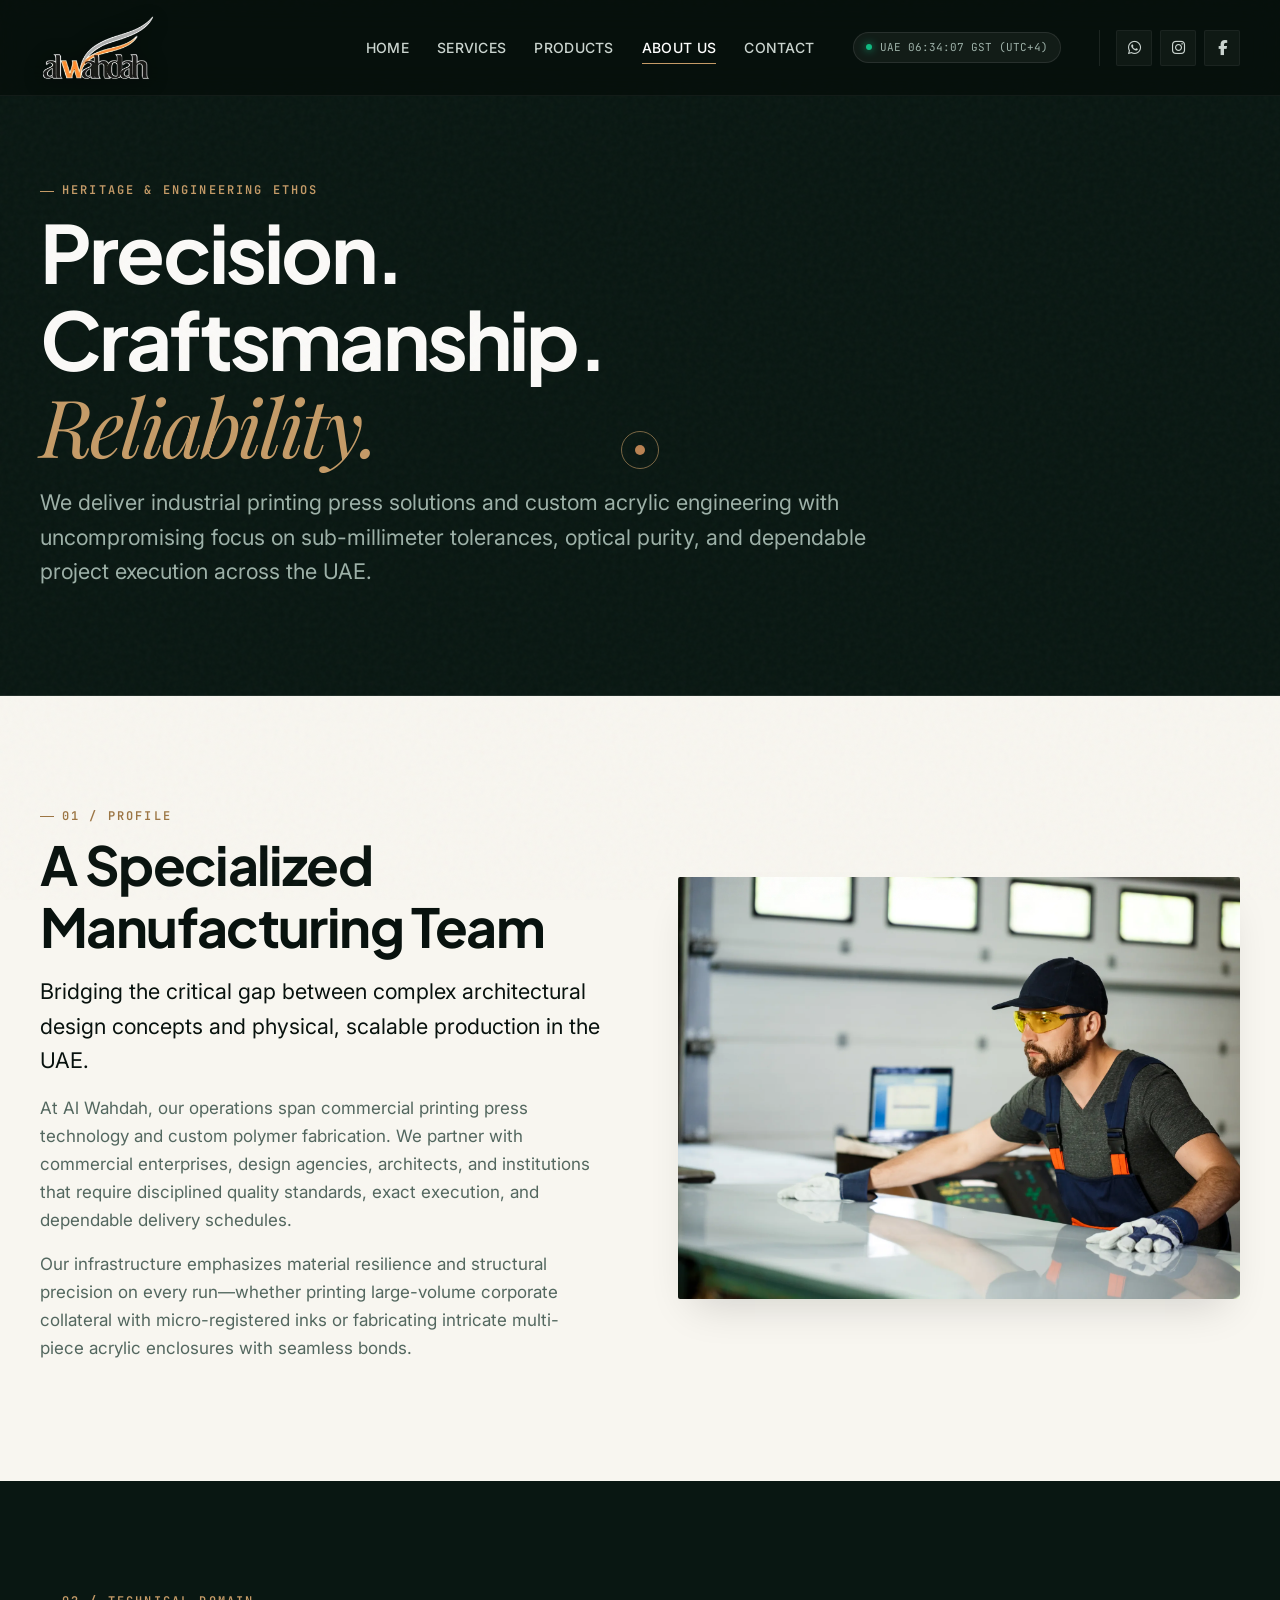
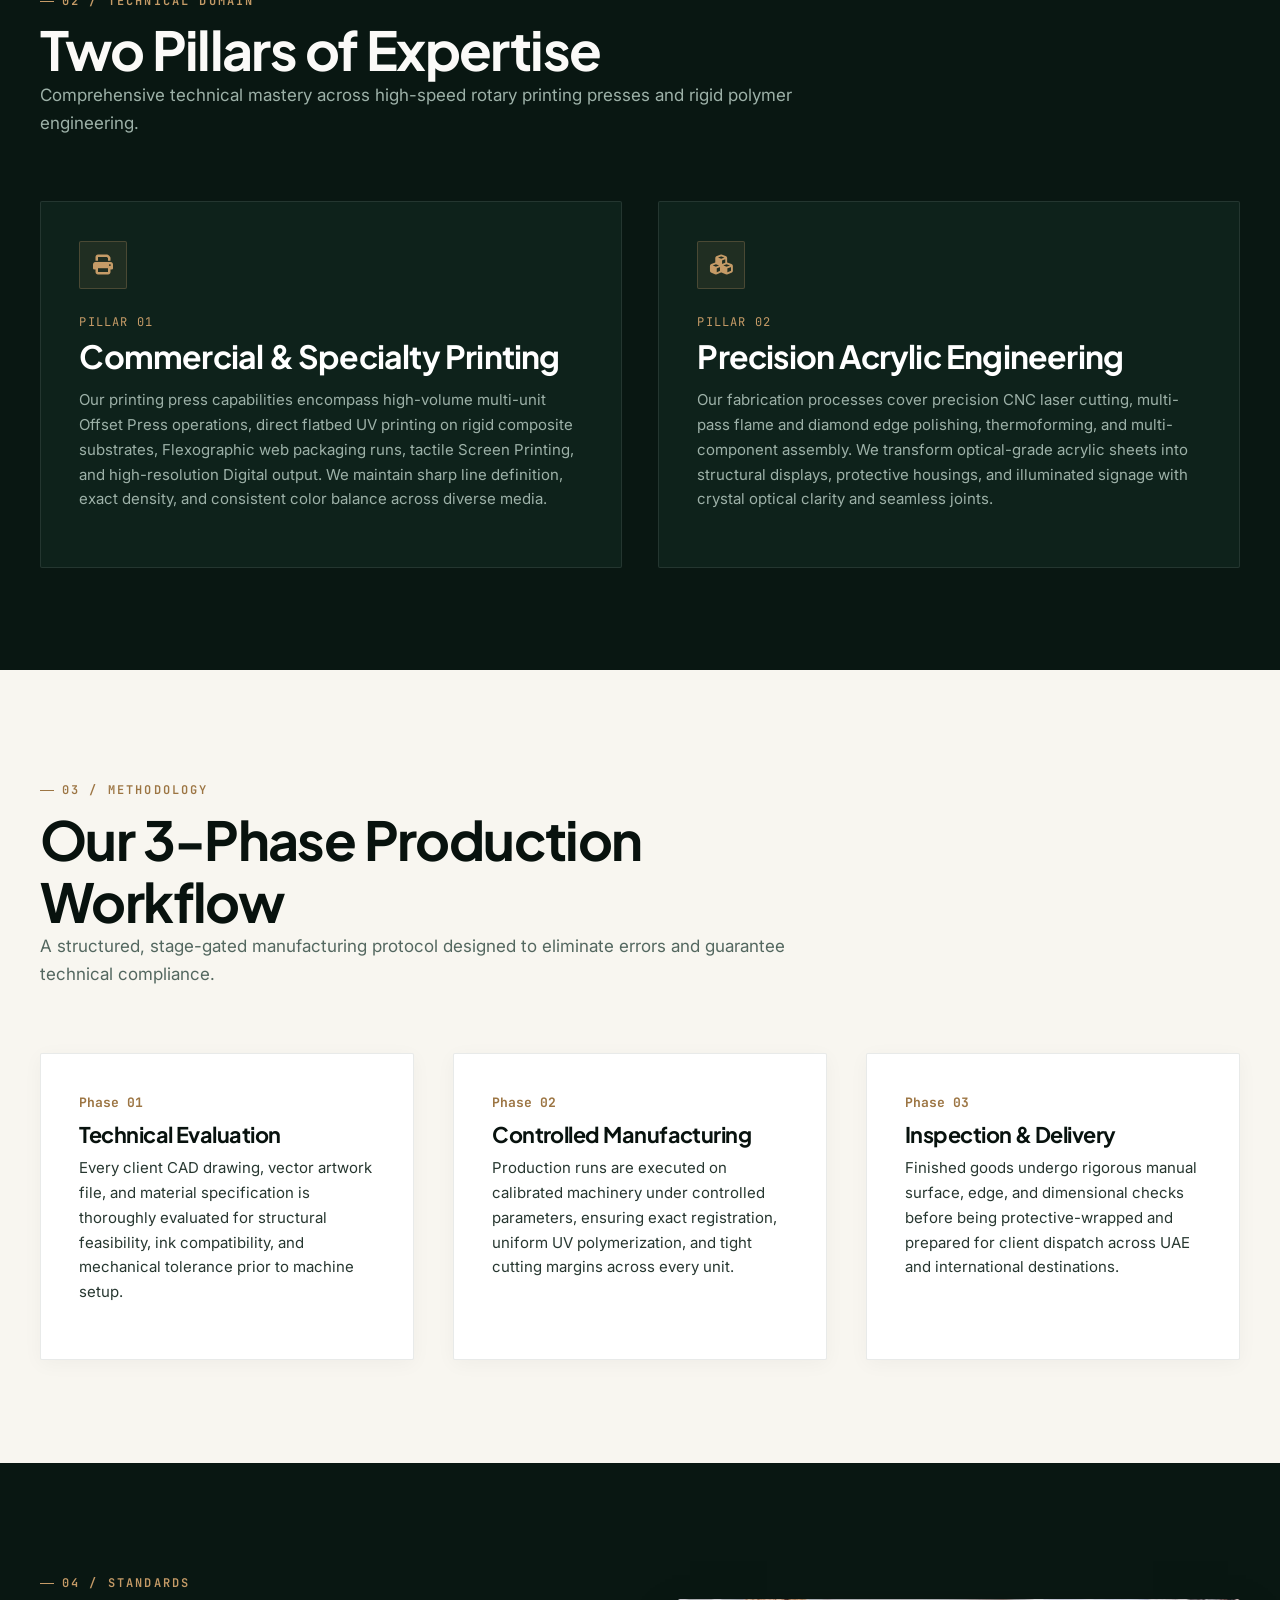
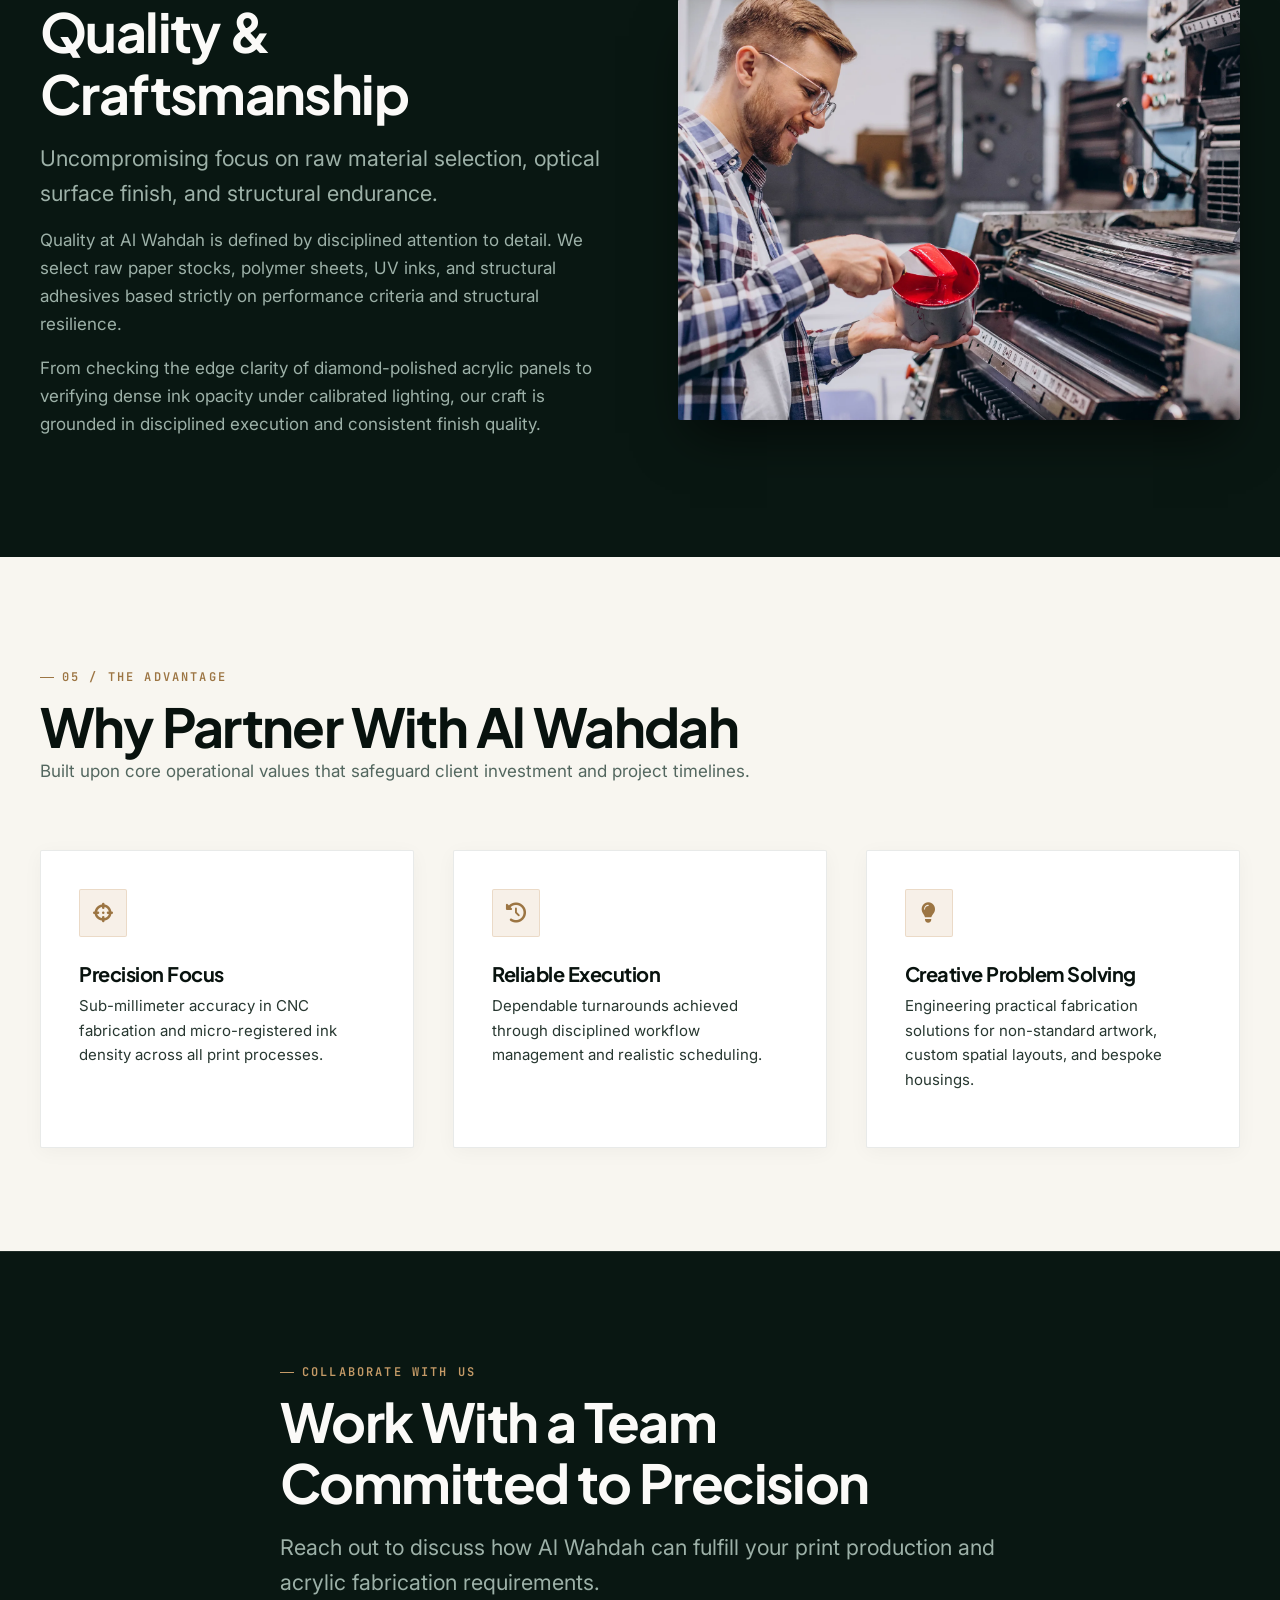
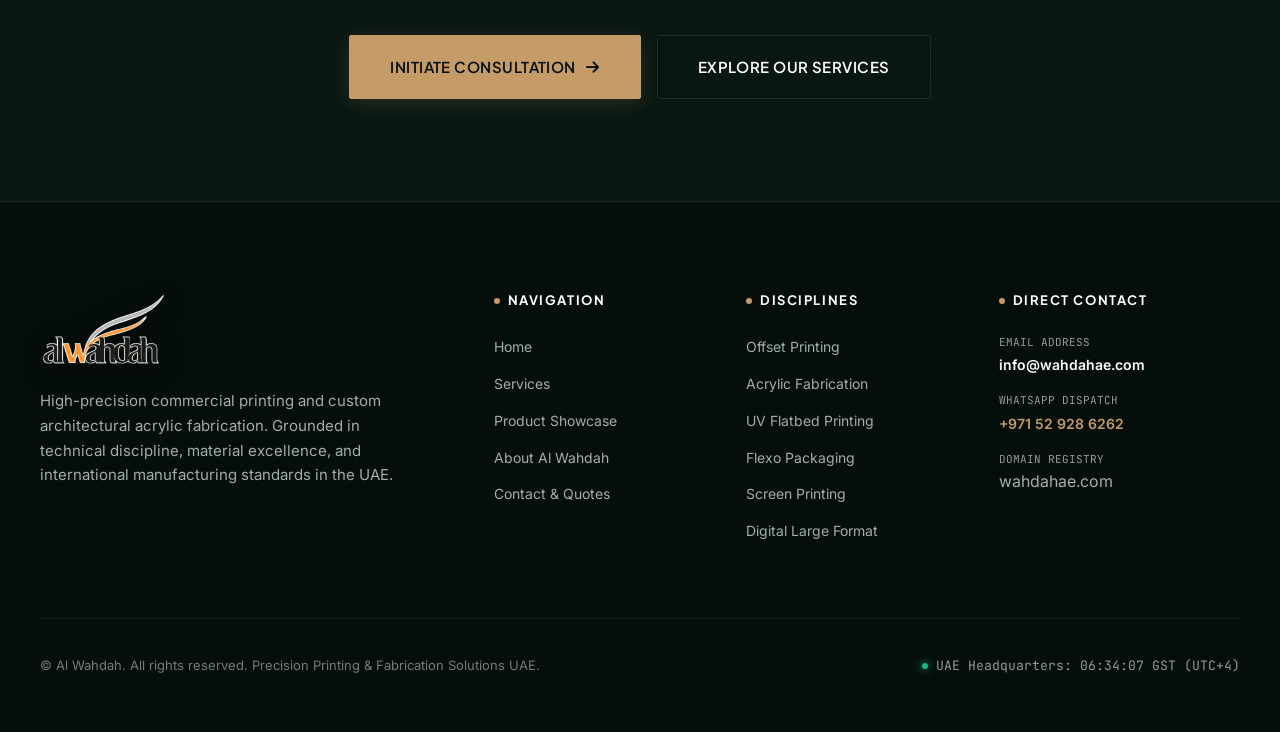
<file: about.html>
<!doctype html>
<html lang="en" prefix="og: https://ogp.me/ns#">
  <head>
    <meta charset="UTF-8" />
    <meta name="viewport" content="width=device-width, initial-scale=1.0" />
    
    <!-- Primary SEO Metadata -->
    <title>About Us — Precision Printing &amp; Acrylic Engineering Standards UAE | Al Wahdah</title>
    <meta
      name="description"
      content="Learn about Al Wahdah — our industrial heritage, 3-phase production methodology, precision engineering standards, and quality craftsmanship across commercial printing and acrylic fabrication in the UAE."
    />
    <meta
      name="keywords"
      content="About Al Wahdah, Printing Press Dubai, Acrylic Fabrication UAE, Industrial Manufacturing Standards, Quality Craftsmanship UAE"
    />
    <meta name="author" content="Al Wahdah" />
    <meta name="robots" content="index, follow, max-image-preview:large, max-snippet:-1, max-video-preview:-1" />
    <link rel="canonical" href="https://wahdahae.com/about.html" />
    <meta name="theme-color" content="#060e0a" />

    <!-- Local & Geo-Targeting SEO -->
    <meta name="geo.region" content="AE" />
    <meta name="geo.placename" content="Dubai, United Arab Emirates" />
    <meta name="geo.position" content="25.2048;55.2708" />
    <meta name="ICBM" content="25.2048, 55.2708" />

    <!-- Open Graph / Social Media -->
    <meta property="og:site_name" content="Al Wahdah" />
    <meta property="og:locale" content="en_AE" />
    <meta property="og:type" content="website" />
    <meta property="og:url" content="https://wahdahae.com/about.html" />
    <meta property="og:title" content="About Us — Precision Printing &amp; Acrylic Engineering Standards UAE | Al Wahdah" />
    <meta
      property="og:description"
      content="Dedicated to technical precision, material endurance, and reliable industrial execution in the United Arab Emirates."
    />
    <meta property="og:image" content="https://wahdahae.com/images/products/product-01.jpg" />
    <meta property="og:image:width" content="1600" />
    <meta property="og:image:height" content="1200" />
    <meta property="og:image:alt" content="Al Wahdah Quality Craftsmanship and Standards" />

    <!-- Twitter / X Cards -->
    <meta name="twitter:card" content="summary_large_image" />
    <meta name="twitter:title" content="About Us | Al Wahdah UAE" />
    <meta
      name="twitter:description"
      content="Learn about Al Wahdah — our industrial heritage, 3-phase production methodology, and quality craftsmanship in the UAE."
    />
    <meta name="twitter:image" content="https://wahdahae.com/images/products/product-01.jpg" />

    <!-- Google Fonts -->
    <link rel="preconnect" href="https://fonts.googleapis.com" />
    <link rel="preconnect" href="https://fonts.gstatic.com" crossorigin />
    <link
      href="https://fonts.googleapis.com/css2?family=Inter:wght@400;500;600;700&family=JetBrains+Mono:wght@400;500;700&family=Playfair+Display:ital,wght@0,500;0,600;1,400;1,600&family=Plus+Jakarta+Sans:wght@500;600;700;800&display=swap"
      rel="stylesheet"
    />

    <!-- Font Awesome -->
    <link
      rel="stylesheet"
      href="https://cdnjs.cloudflare.com/ajax/libs/font-awesome/6.5.1/css/all.min.css"
      crossorigin="anonymous"
      referrerpolicy="no-referrer"
    />

    <!-- Master Luxury Stylesheet -->
    <link rel="stylesheet" href="css/style.css" />

    <!-- Schema.org Structured Data: AboutPage, Organization, Breadcrumbs -->
    <script type="application/ld+json">
    {
      "@context": "https://schema.org",
      "@graph": [
        {
          "@type": "BreadcrumbList",
          "itemListElement": [
            {
              "@type": "ListItem",
              "position": 1,
              "name": "Home",
              "item": "https://wahdahae.com/index.html"
            },
            {
              "@type": "ListItem",
              "position": 2,
              "name": "About Us",
              "item": "https://wahdahae.com/about.html"
            }
          ]
        },
        {
          "@type": "AboutPage",
          "@id": "https://wahdahae.com/about.html#about",
          "name": "About Al Wahdah",
          "description": "Manufacturing profile, technical pillars, 3-phase production methodology, and quality craftsmanship standards.",
          "mainEntity": {
            "@type": "Organization",
            "name": "Al Wahdah",
            "url": "https://wahdahae.com",
            "logo": "https://wahdahae.com/images/optimized/wahdah-logo.png",
            "address": {
              "@type": "PostalAddress",
              "addressCountry": "AE",
              "addressRegion": "Dubai"
            }
          }
        }
      ]
    }
    </script>
  </head>
  <body class="theme-dark">
    <div class="ambient-grain" aria-hidden="true"></div>

    <!-- ==========================================
       SITE HEADER
       ========================================== -->
    <header class="site-header">
      <div class="container header-container">
        <a href="index.html" class="brand-logo" aria-label="Al Wahdah Home">
          <picture>
            <source srcset="images/optimized/wahdah-logo.webp" type="image/webp" />
            <img
              src="images/optimized/wahdah-logo.png"
              alt="Al Wahdah — Precision Printing &amp; Custom Acrylic Fabrication"
              class="logo-img"
              width="207"
              height="121"
              loading="eager"
            />
          </picture>
        </a>

        <div class="nav-wrapper">
          <nav aria-label="Main Navigation">
            <ul class="nav-menu" id="mobile-navigation">
              <li><a href="index.html" class="nav-link">Home</a></li>
              <li><a href="services.html" class="nav-link">Services</a></li>
              <li><a href="products.html" class="nav-link">Products</a></li>
              <li><a href="about.html" class="nav-link active">About Us</a></li>
              <li><a href="contact.html" class="nav-link">Contact</a></li>
            </ul>
          </nav>

          <div class="header-status-badge" title="UAE Facility Status">
            <span class="status-dot"></span>
            <span>UAE <span data-live-uae-time>GST</span></span>
          </div>

          <div class="nav-social-desktop">
            <a
              href="https://wa.me/971529286262"
              target="_blank"
              rel="noopener noreferrer"
              aria-label="Direct WhatsApp Consultation"
              class="social-icon-btn"
              title="Chat on WhatsApp"
            >
              <i class="fa-brands fa-whatsapp" aria-hidden="true"></i>
            </a>
            <a
              href="https://www.instagram.com/wahdah.ae/?hl=en"
              target="_blank"
              rel="noopener noreferrer"
              aria-label="Al Wahdah Instagram"
              class="social-icon-btn"
              title="Follow Instagram"
            >
              <i class="fa-brands fa-instagram" aria-hidden="true"></i>
            </a>
            <a
              href="https://www.facebook.com/alwahdah.printingpress/"
              target="_blank"
              rel="noopener noreferrer"
              aria-label="Al Wahdah Facebook"
              class="social-icon-btn"
              title="Visit Facebook"
            >
              <i class="fa-brands fa-facebook-f" aria-hidden="true"></i>
            </a>
          </div>
        </div>

        <button
          class="mobile-nav-toggle"
          aria-label="Open Navigation Menu"
          aria-expanded="false"
          aria-controls="mobile-navigation"
        >
          <span></span>
          <span></span>
          <span></span>
        </button>
      </div>
    </header>

    <main id="main-content">
      <!-- ==========================================
         ABOUT HERO SECTION
         ========================================== -->
      <section class="section-hero section-dark" style="border-bottom: 1px solid var(--color-border-dark)">
        <div class="container">
          <div class="reveal" style="max-width: 840px">
            <span class="text-eyebrow">Heritage &amp; Engineering Ethos</span>
            <h1 style="margin-bottom: var(--space-md)">
              Precision. Craftsmanship. <span class="heading-editorial" style="color: var(--color-brass)">Reliability.</span>
            </h1>
            <p class="text-lead" style="color: var(--color-text-muted-light)">
              We deliver industrial printing press solutions and custom acrylic engineering with uncompromising focus on sub-millimeter tolerances, optical purity, and dependable project execution across the UAE.
            </p>
          </div>
        </div>
      </section>

      <!-- ==========================================
         1. WHO WE ARE & FACILITY OVERVIEW
         ========================================== -->
      <section class="section section-cream">
        <div class="container">
          <div class="grid grid-2" style="align-items: center; gap: clamp(2.5rem, 6vw, 5rem)">
            <div class="reveal">
              <span class="text-eyebrow text-eyebrow-dark">01 / Profile</span>
              <h2 style="color: var(--color-text-dark); margin-bottom: var(--space-md)">
                A Specialized Manufacturing Team
              </h2>
              <p class="text-lead" style="color: var(--color-text-dark)">
                Bridging the critical gap between complex architectural design concepts and physical, scalable production in the UAE.
              </p>
              <p>
                At Al Wahdah, our operations span commercial printing press technology and custom polymer fabrication. We partner with commercial enterprises, design agencies, architects, and institutions that require disciplined quality standards, exact execution, and dependable delivery schedules.
              </p>
              <p>
                Our infrastructure emphasizes material resilience and structural precision on every run—whether printing large-volume corporate collateral with micro-registered inks or fabricating intricate multi-piece acrylic enclosures with seamless bonds.
              </p>
            </div>

            <div class="reveal" style="border-radius: var(--radius-xs); overflow: hidden; box-shadow: var(--shadow-luxury-hover)">
              <picture>
                <source srcset="images/optimized/portrait-worker-overalls-steel-factory-background.webp" type="image/webp" />
                <img
                  src="images/optimized/portrait-worker-overalls-steel-factory-background.jpg"
                  alt="Al Wahdah master technician and quality supervisor in UAE"
                  width="1600"
                  height="1200"
                  style="width: 100%; aspect-ratio: 4/3; object-fit: cover"
                  loading="lazy"
                  decoding="async"
                />
              </picture>
            </div>
          </div>
        </div>
      </section>

      <!-- ==========================================
         2. CORE COMPETENCIES & EXPERTISE
         ========================================== -->
      <section class="section section-dark">
        <div class="container">
          <div class="section-header reveal">
            <span class="text-eyebrow">02 / Technical Domain</span>
            <h2>Two Pillars of Expertise</h2>
            <p>
              Comprehensive technical mastery across high-speed rotary printing presses and rigid polymer engineering.
            </p>
          </div>

          <div class="grid grid-2" style="gap: var(--space-xl)">
            <div class="card-dark-luxury reveal">
              <div class="card-icon-box">
                <i class="fa-solid fa-print"></i>
              </div>
              <span class="text-mono" style="font-size: 0.75rem; color: var(--color-brass); text-transform: uppercase; letter-spacing: 0.1em; display: block; margin-bottom: var(--space-2xs)">Pillar 01</span>
              <h3 style="color: #ffffff; margin-bottom: var(--space-sm)">Commercial &amp; Specialty Printing</h3>
              <p style="font-size: 0.9375rem; color: var(--color-text-muted-light); line-height: 1.65">
                Our printing press capabilities encompass high-volume multi-unit Offset Press operations, direct flatbed UV printing on rigid composite substrates, Flexographic web packaging runs, tactile Screen Printing, and high-resolution Digital output. We maintain sharp line definition, exact density, and consistent color balance across diverse media.
              </p>
            </div>

            <div class="card-dark-luxury reveal">
              <div class="card-icon-box">
                <i class="fa-solid fa-cubes"></i>
              </div>
              <span class="text-mono" style="font-size: 0.75rem; color: var(--color-brass); text-transform: uppercase; letter-spacing: 0.1em; display: block; margin-bottom: var(--space-2xs)">Pillar 02</span>
              <h3 style="color: #ffffff; margin-bottom: var(--space-sm)">Precision Acrylic Engineering</h3>
              <p style="font-size: 0.9375rem; color: var(--color-text-muted-light); line-height: 1.65">
                Our fabrication processes cover precision CNC laser cutting, multi-pass flame and diamond edge polishing, thermoforming, and multi-component assembly. We transform optical-grade acrylic sheets into structural displays, protective housings, and illuminated signage with crystal optical clarity and seamless joints.
              </p>
            </div>
          </div>
        </div>
      </section>

      <!-- ==========================================
         3. 3-PHASE SYSTEMATIC WORKFLOW
         ========================================== -->
      <section class="section section-cream">
        <div class="container">
          <div class="section-header reveal">
            <span class="text-eyebrow text-eyebrow-dark">03 / Methodology</span>
            <h2>Our 3-Phase Production Workflow</h2>
            <p>
              A structured, stage-gated manufacturing protocol designed to eliminate errors and guarantee technical compliance.
            </p>
          </div>

          <div class="grid grid-3">
            <div class="card-luxury reveal">
              <span class="text-mono" style="font-size: 0.8125rem; font-weight: 700; color: var(--color-brass-dark); margin-bottom: var(--space-xs); display: block">Phase 01</span>
              <h3 style="font-size: 1.35rem; margin-bottom: var(--space-xs); color: var(--color-text-dark)">Technical Evaluation</h3>
              <p style="font-size: 0.9375rem; color: var(--color-text-body-dark)">
                Every client CAD drawing, vector artwork file, and material specification is thoroughly evaluated for structural feasibility, ink compatibility, and mechanical tolerance prior to machine setup.
              </p>
            </div>

            <div class="card-luxury reveal">
              <span class="text-mono" style="font-size: 0.8125rem; font-weight: 700; color: var(--color-brass-dark); margin-bottom: var(--space-xs); display: block">Phase 02</span>
              <h3 style="font-size: 1.35rem; margin-bottom: var(--space-xs); color: var(--color-text-dark)">Controlled Manufacturing</h3>
              <p style="font-size: 0.9375rem; color: var(--color-text-body-dark)">
                Production runs are executed on calibrated machinery under controlled parameters, ensuring exact registration, uniform UV polymerization, and tight cutting margins across every unit.
              </p>
            </div>

            <div class="card-luxury reveal">
              <span class="text-mono" style="font-size: 0.8125rem; font-weight: 700; color: var(--color-brass-dark); margin-bottom: var(--space-xs); display: block">Phase 03</span>
              <h3 style="font-size: 1.35rem; margin-bottom: var(--space-xs); color: var(--color-text-dark)">Inspection &amp; Delivery</h3>
              <p style="font-size: 0.9375rem; color: var(--color-text-body-dark)">
                Finished goods undergo rigorous manual surface, edge, and dimensional checks before being protective-wrapped and prepared for client dispatch across UAE and international destinations.
              </p>
            </div>
          </div>
        </div>
      </section>

      <!-- ==========================================
         4. QUALITY PROTOCOL & CRAFTSMANSHIP
         ========================================== -->
      <section class="section section-dark">
        <div class="container">
          <div class="grid grid-2" style="align-items: center; gap: clamp(2.5rem, 6vw, 5rem)">
            <div class="reveal">
              <span class="text-eyebrow">04 / Standards</span>
              <h2 style="margin-bottom: var(--space-md)">Quality &amp; Craftsmanship</h2>
              <p class="text-lead" style="color: var(--color-text-muted-light)">
                Uncompromising focus on raw material selection, optical surface finish, and structural endurance.
              </p>
              <p>
                Quality at Al Wahdah is defined by disciplined attention to detail. We select raw paper stocks, polymer sheets, UV inks, and structural adhesives based strictly on performance criteria and structural resilience.
              </p>
              <p>
                From checking the edge clarity of diamond-polished acrylic panels to verifying dense ink opacity under calibrated lighting, our craft is grounded in disciplined execution and consistent finish quality.
              </p>
            </div>

            <div class="reveal" style="border-radius: var(--radius-xs); overflow: hidden; box-shadow: var(--shadow-dark-hover)">
              <picture>
                <source srcset="images/optimized/man-working-printing-house-with-paper-paints.webp" type="image/webp" />
                <img
                  src="images/optimized/man-working-printing-house-with-paper-paints.jpg"
                  alt="Al Wahdah quality control color inspection and calibration"
                  width="1600"
                  height="1066"
                  style="width: 100%; aspect-ratio: 4/3; object-fit: cover"
                  loading="lazy"
                  decoding="async"
                />
              </picture>
            </div>
          </div>
        </div>
      </section>

      <!-- ==========================================
         5. THE AL WAHDAH ADVANTAGE
         ========================================== -->
      <section class="section section-cream">
        <div class="container">
          <div class="section-header reveal">
            <span class="text-eyebrow text-eyebrow-dark">05 / The Advantage</span>
            <h2>Why Partner With Al Wahdah</h2>
            <p>
              Built upon core operational values that safeguard client investment and project timelines.
            </p>
          </div>

          <div class="grid grid-3">
            <div class="card-luxury reveal">
              <div class="card-icon-box" style="background-color: rgba(197, 155, 103, 0.15); color: var(--color-brass-dark)">
                <i class="fa-solid fa-crosshairs"></i>
              </div>
              <h3 style="font-size: 1.25rem; margin-bottom: var(--space-xs); color: var(--color-text-dark)">Precision Focus</h3>
              <p style="font-size: 0.9375rem; color: var(--color-text-body-dark)">
                Sub-millimeter accuracy in CNC fabrication and micro-registered ink density across all print processes.
              </p>
            </div>

            <div class="card-luxury reveal">
              <div class="card-icon-box" style="background-color: rgba(197, 155, 103, 0.15); color: var(--color-brass-dark)">
                <i class="fa-solid fa-clock-rotate-left"></i>
              </div>
              <h3 style="font-size: 1.25rem; margin-bottom: var(--space-xs); color: var(--color-text-dark)">Reliable Execution</h3>
              <p style="font-size: 0.9375rem; color: var(--color-text-body-dark)">
                Dependable turnarounds achieved through disciplined workflow management and realistic scheduling.
              </p>
            </div>

            <div class="card-luxury reveal">
              <div class="card-icon-box" style="background-color: rgba(197, 155, 103, 0.15); color: var(--color-brass-dark)">
                <i class="fa-solid fa-lightbulb"></i>
              </div>
              <h3 style="font-size: 1.25rem; margin-bottom: var(--space-xs); color: var(--color-text-dark)">Creative Problem Solving</h3>
              <p style="font-size: 0.9375rem; color: var(--color-text-body-dark)">
                Engineering practical fabrication solutions for non-standard artwork, custom spatial layouts, and bespoke housings.
              </p>
            </div>
          </div>
        </div>
      </section>

      <!-- ==========================================
         CALL TO ACTION
         ========================================== -->
      <section class="section section-dark" style="border-top: 1px solid var(--color-border-dark)">
        <div class="container text-center reveal" style="max-width: 800px">
          <span class="text-eyebrow">Collaborate With Us</span>
          <h2 style="margin-bottom: var(--space-md)">Work With a Team Committed to Precision</h2>
          <p class="text-lead" style="color: var(--color-text-muted-light); margin-bottom: var(--space-xl)">
            Reach out to discuss how Al Wahdah can fulfill your print production and acrylic fabrication requirements.
          </p>
          <div style="display: flex; gap: var(--space-md); justify-content: center; flex-wrap: wrap">
            <a href="contact.html" class="btn btn-primary btn-lg" title="Initiate Consultation">
              <span>Initiate Consultation</span>
              <i class="fa-solid fa-arrow-right btn-arrow" aria-hidden="true"></i>
            </a>
            <a href="services.html" class="btn btn-secondary btn-lg" title="Explore Our Services">
              <span>Explore Our Services</span>
            </a>
          </div>
        </div>
      </section>
    </main>

    <!-- ==========================================
       SITE FOOTER
       ========================================== -->
    <footer class="site-footer">
      <div class="container">
        <div class="footer-grid">
          <div class="footer-brand">
            <a href="index.html" class="brand-logo" aria-label="Al Wahdah Home">
              <picture>
                <source srcset="images/optimized/wahdah-logo.webp" type="image/webp" />
                <img
                  src="images/optimized/wahdah-logo.png"
                  alt="Al Wahdah Logo"
                  class="logo-img"
                  width="207"
                  height="121"
                  loading="lazy"
                />
              </picture>
            </a>
            <p>
              High-precision commercial printing and custom architectural acrylic fabrication. Grounded in technical discipline, material excellence, and international manufacturing standards in the UAE.
            </p>
          </div>

          <div>
            <h4 class="footer-heading">Navigation</h4>
            <ul class="footer-links">
              <li><a href="index.html">Home</a></li>
              <li><a href="services.html">Services</a></li>
              <li><a href="products.html">Product Showcase</a></li>
              <li><a href="about.html">About Al Wahdah</a></li>
              <li><a href="contact.html">Contact &amp; Quotes</a></li>
            </ul>
          </div>

          <div>
            <h4 class="footer-heading">Disciplines</h4>
            <ul class="footer-links">
              <li><a href="services.html#offset">Offset Printing</a></li>
              <li><a href="services.html#acrylic">Acrylic Fabrication</a></li>
              <li><a href="services.html#uv">UV Flatbed Printing</a></li>
              <li><a href="services.html#flexo">Flexo Packaging</a></li>
              <li><a href="services.html#screen">Screen Printing</a></li>
              <li><a href="services.html#digital">Digital Large Format</a></li>
            </ul>
          </div>

          <div>
            <h4 class="footer-heading">Direct Contact</h4>
            <ul class="footer-links">
              <li style="margin-bottom: 0.85rem">
                <span style="font-family: var(--font-mono); font-size: 0.6875rem; text-transform: uppercase; color: var(--color-platinum); display: block">Email Address</span>
                <a href="mailto:info@wahdahae.com" style="font-weight: 600; color: #ffffff">info@wahdahae.com</a>
              </li>
              <li style="margin-bottom: 0.85rem">
                <span style="font-family: var(--font-mono); font-size: 0.6875rem; text-transform: uppercase; color: var(--color-platinum); display: block">WhatsApp Dispatch</span>
                <a href="https://wa.me/971529286262" target="_blank" rel="noopener noreferrer" style="font-weight: 600; color: var(--color-brass)">+971 52 928 6262</a>
              </li>
              <li>
                <span style="font-family: var(--font-mono); font-size: 0.6875rem; text-transform: uppercase; color: var(--color-platinum); display: block">Domain Registry</span>
                <span style="color: var(--color-text-muted-light)">wahdahae.com</span>
              </li>
            </ul>
          </div>
        </div>

        <div class="footer-bottom">
          <div>&copy; Al Wahdah. All rights reserved. Precision Printing &amp; Fabrication Solutions UAE.</div>
          <div class="footer-time-badge">
            <span class="status-dot"></span>
            <span>UAE Headquarters: <span data-live-uae-time>GST</span></span>
          </div>
        </div>
      </div>
    </footer>

    <script src="js/script.js"></script>
  </body>
</html>
</file>
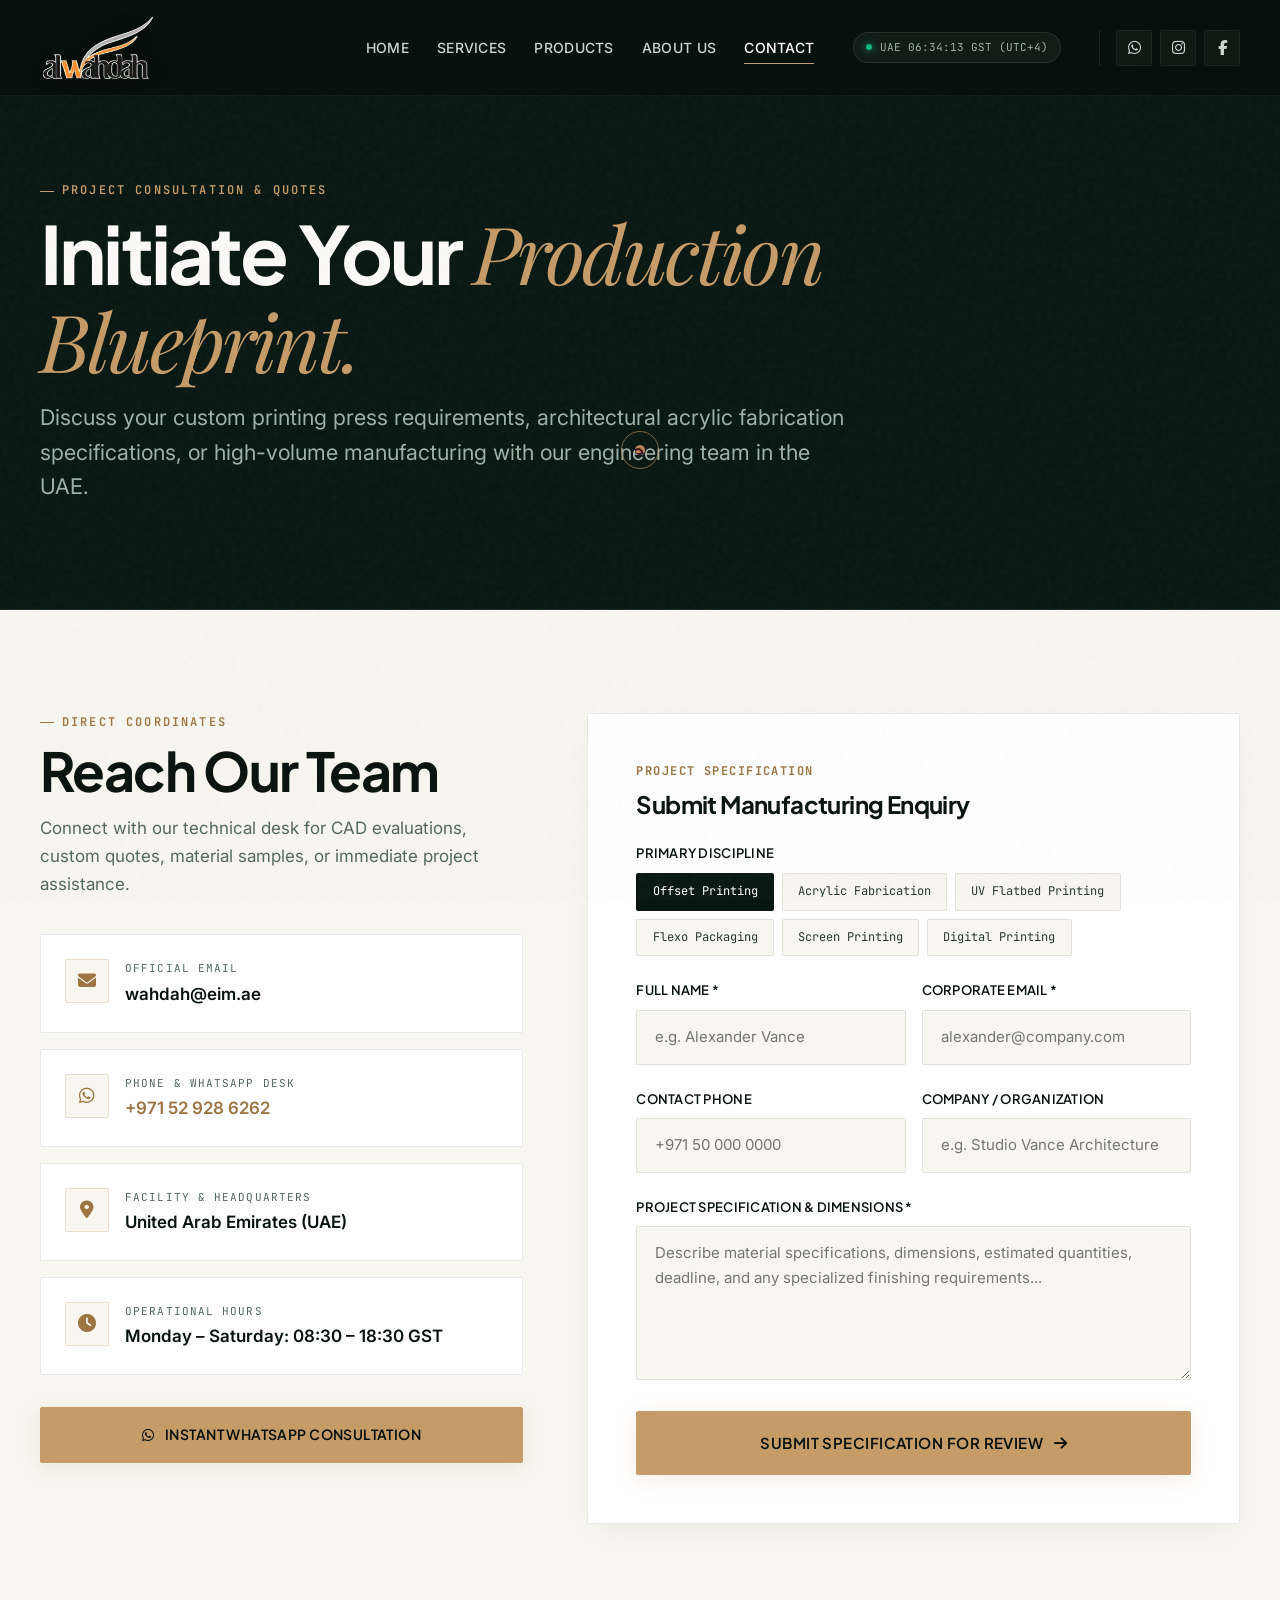
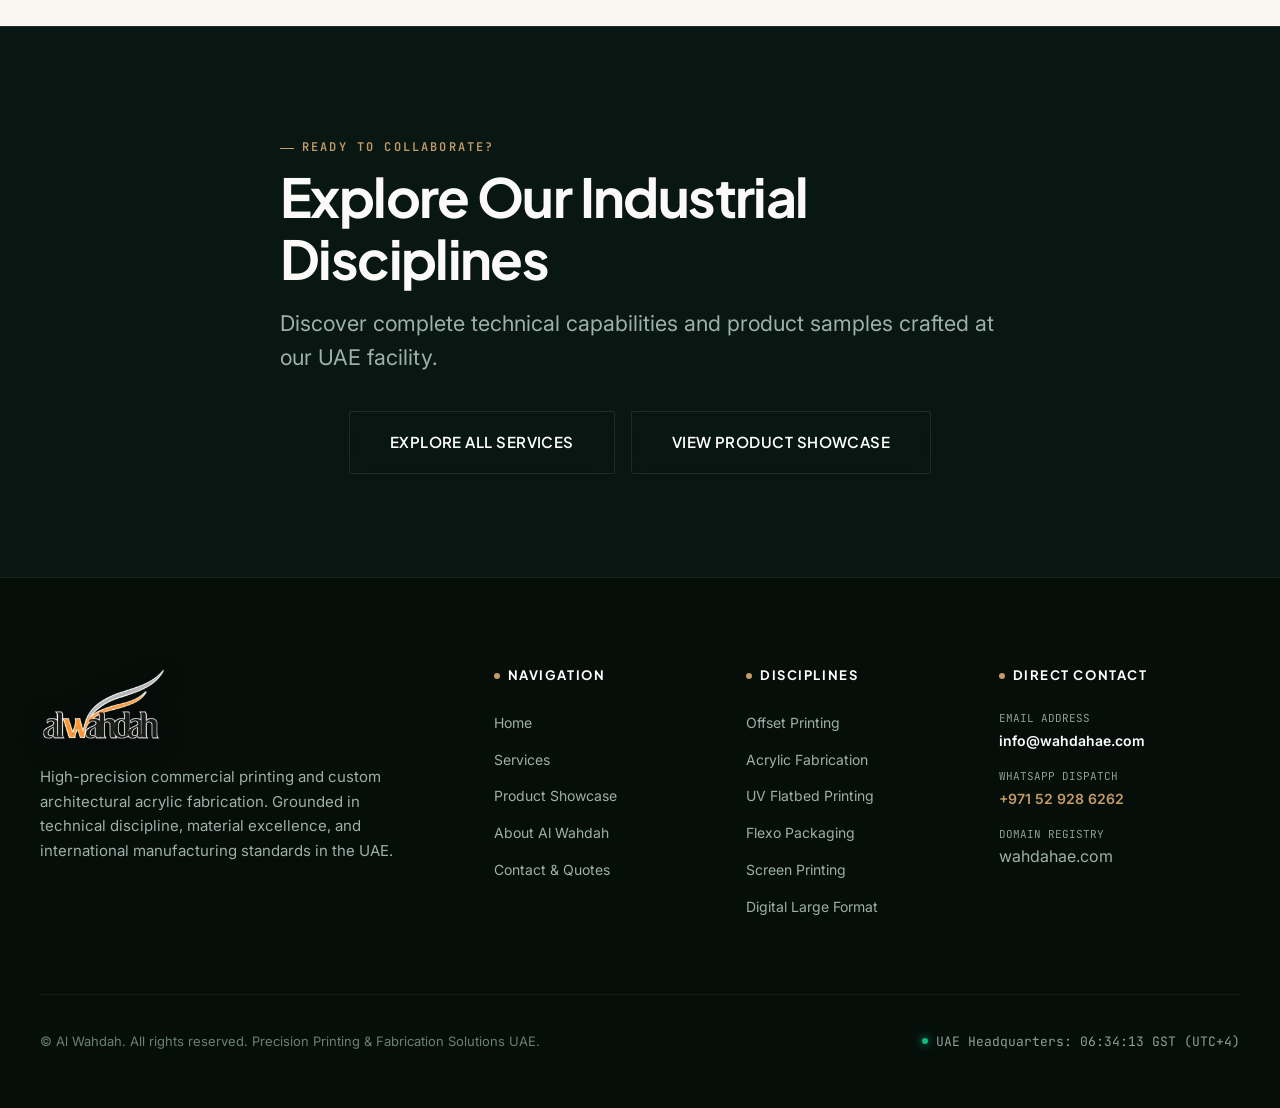
<file: contact.html>
<!doctype html>
<html lang="en" prefix="og: https://ogp.me/ns#">
  <head>
    <meta charset="UTF-8" />
    <meta name="viewport" content="width=device-width, initial-scale=1.0" />
    
    <!-- Primary SEO Metadata -->
    <title>Contact Us — Technical Consultation &amp; Custom Manufacturing Quotes UAE | Al Wahdah</title>
    <meta
      name="description"
      content="Initiate your printing press or custom acrylic fabrication project consultation with Al Wahdah in the UAE. Contact our technical engineering desk for custom quotes, CAD blueprint evaluation, and material sampling."
    />
    <meta
      name="keywords"
      content="Contact Al Wahdah, Print Quotes UAE, Acrylic Fabrication Enquiries Dubai, Al Wahdah Email, WhatsApp Al Wahdah UAE, UAE Printing Press Contact"
    />
    <meta name="author" content="Al Wahdah" />
    <meta name="robots" content="index, follow, max-image-preview:large, max-snippet:-1, max-video-preview:-1" />
    <link rel="canonical" href="https://wahdahae.com/contact.html" />
    <meta name="theme-color" content="#060e0a" />

    <!-- Local & Geo-Targeting SEO -->
    <meta name="geo.region" content="AE" />
    <meta name="geo.placename" content="Dubai, United Arab Emirates" />
    <meta name="geo.position" content="25.2048;55.2708" />
    <meta name="ICBM" content="25.2048, 55.2708" />

    <!-- Open Graph / Social Media -->
    <meta property="og:site_name" content="Al Wahdah" />
    <meta property="og:locale" content="en_AE" />
    <meta property="og:type" content="website" />
    <meta property="og:url" content="https://wahdahae.com/contact.html" />
    <meta property="og:title" content="Contact Us — Technical Consultation &amp; Custom Quotes UAE | Al Wahdah" />
    <meta
      property="og:description"
      content="Connect with Al Wahdah for custom quotes, technical blueprint consultations, and manufacturing feasibility in the UAE."
    />
    <meta property="og:image" content="https://wahdahae.com/images/products/product-01.jpg" />
    <meta property="og:image:width" content="1600" />
    <meta property="og:image:height" content="1200" />
    <meta property="og:image:alt" content="Al Wahdah Production Consultation and Facility Desk" />

    <!-- Twitter / X Cards -->
    <meta name="twitter:card" content="summary_large_image" />
    <meta name="twitter:title" content="Contact Us | Al Wahdah UAE" />
    <meta
      name="twitter:description"
      content="Connect with Al Wahdah for custom quotes and technical blueprint consultations in the UAE."
    />
    <meta name="twitter:image" content="https://wahdahae.com/images/products/product-01.jpg" />

    <!-- Google Fonts -->
    <link rel="preconnect" href="https://fonts.googleapis.com" />
    <link rel="preconnect" href="https://fonts.gstatic.com" crossorigin />
    <link
      href="https://fonts.googleapis.com/css2?family=Inter:wght@400;500;600;700&family=JetBrains+Mono:wght@400;500;700&family=Playfair+Display:ital,wght@0,500;0,600;1,400;1,600&family=Plus+Jakarta+Sans:wght@500;600;700;800&display=swap"
      rel="stylesheet"
    />

    <!-- Font Awesome -->
    <link
      rel="stylesheet"
      href="https://cdnjs.cloudflare.com/ajax/libs/font-awesome/6.5.1/css/all.min.css"
      crossorigin="anonymous"
      referrerpolicy="no-referrer"
    />

    <!-- Master Luxury Stylesheet -->
    <link rel="stylesheet" href="css/style.css" />

    <!-- Schema.org Structured Data: ContactPage, LocalBusiness, Breadcrumbs -->
    <script type="application/ld+json">
    {
      "@context": "https://schema.org",
      "@graph": [
        {
          "@type": "BreadcrumbList",
          "itemListElement": [
            {
              "@type": "ListItem",
              "position": 1,
              "name": "Home",
              "item": "https://wahdahae.com/index.html"
            },
            {
              "@type": "ListItem",
              "position": 2,
              "name": "Contact",
              "item": "https://wahdahae.com/contact.html"
            }
          ]
        },
        {
          "@type": "ContactPage",
          "@id": "https://wahdahae.com/contact.html#contact",
          "name": "Contact Al Wahdah",
          "description": "Executive technical consultation, custom printing press quotes, and acrylic fabrication blueprint assessment.",
          "mainEntity": {
            "@type": "LocalBusiness",
            "name": "Al Wahdah",
            "url": "https://wahdahae.com",
            "telephone": "+971529286262",
            "email": "info@wahdahae.com",
            "address": {
              "@type": "PostalAddress",
              "addressCountry": "AE",
              "addressRegion": "Dubai",
              "addressLocality": "Dubai"
            },
            "geo": {
              "@type": "GeoCoordinates",
              "latitude": 25.2048,
              "longitude": 55.2708
            },
            "openingHoursSpecification": [
              {
                "@type": "OpeningHoursSpecification",
                "dayOfWeek": ["Monday", "Tuesday", "Wednesday", "Thursday", "Friday", "Saturday"],
                "opens": "08:00",
                "closes": "19:00"
              }
            ]
          }
        }
      ]
    }
    </script>
  </head>
  <body class="theme-dark">
    <div class="ambient-grain" aria-hidden="true"></div>

    <!-- ==========================================
       SITE HEADER
       ========================================== -->
    <header class="site-header">
      <div class="container header-container">
        <a href="index.html" class="brand-logo" aria-label="Al Wahdah Home">
          <picture>
            <source srcset="images/optimized/wahdah-logo.webp" type="image/webp" />
            <img
              src="images/optimized/wahdah-logo.png"
              alt="Al Wahdah — Precision Printing &amp; Custom Acrylic Fabrication"
              class="logo-img"
              width="207"
              height="121"
              loading="eager"
            />
          </picture>
        </a>

        <div class="nav-wrapper">
          <nav aria-label="Main Navigation">
            <ul class="nav-menu" id="mobile-navigation">
              <li><a href="index.html" class="nav-link">Home</a></li>
              <li><a href="services.html" class="nav-link">Services</a></li>
              <li><a href="products.html" class="nav-link">Products</a></li>
              <li><a href="about.html" class="nav-link">About Us</a></li>
              <li><a href="contact.html" class="nav-link active">Contact</a></li>
            </ul>
          </nav>

          <div class="header-status-badge" title="UAE Facility Status">
            <span class="status-dot"></span>
            <span>UAE <span data-live-uae-time>GST</span></span>
          </div>

          <div class="nav-social-desktop">
            <a
              href="https://wa.me/971529286262"
              target="_blank"
              rel="noopener noreferrer"
              aria-label="Direct WhatsApp Consultation"
              class="social-icon-btn"
              title="Chat on WhatsApp"
            >
              <i class="fa-brands fa-whatsapp" aria-hidden="true"></i>
            </a>
            <a
              href="https://www.instagram.com/wahdah.ae/?hl=en"
              target="_blank"
              rel="noopener noreferrer"
              aria-label="Al Wahdah Instagram"
              class="social-icon-btn"
              title="Follow Instagram"
            >
              <i class="fa-brands fa-instagram" aria-hidden="true"></i>
            </a>
            <a
              href="https://www.facebook.com/alwahdah.printingpress/"
              target="_blank"
              rel="noopener noreferrer"
              aria-label="Al Wahdah Facebook"
              class="social-icon-btn"
              title="Visit Facebook"
            >
              <i class="fa-brands fa-facebook-f" aria-hidden="true"></i>
            </a>
          </div>
        </div>

        <button
          class="mobile-nav-toggle"
          aria-label="Open Navigation Menu"
          aria-expanded="false"
          aria-controls="mobile-navigation"
        >
          <span></span>
          <span></span>
          <span></span>
        </button>
      </div>
    </header>

    <main id="main-content">
      <!-- ==========================================
         PAGE HERO
         ========================================== -->
      <section class="section-hero section-dark" style="border-bottom: 1px solid var(--color-border-dark)">
        <div class="container">
          <div class="reveal" style="max-width: 820px">
            <span class="text-eyebrow">Project Consultation &amp; Quotes</span>
            <h1 style="margin-bottom: var(--space-md)">
              Initiate Your <span class="heading-editorial" style="color: var(--color-brass)">Production Blueprint.</span>
            </h1>
            <p class="text-lead" style="color: var(--color-text-muted-light)">
              Discuss your custom printing press requirements, architectural acrylic fabrication specifications, or high-volume manufacturing with our engineering team in the UAE.
            </p>
          </div>
        </div>
      </section>

      <!-- ==========================================
         CONTACT INFO & SPEC CONFIGURATOR
         ========================================== -->
      <section class="section section-cream">
        <div class="container">
          <div class="contact-grid">
            
            <!-- Direct Contact Information Panel -->
            <div class="contact-info-panel reveal">
              <span class="text-eyebrow text-eyebrow-dark">Direct Coordinates</span>
              <h2 style="color: var(--color-text-dark); margin-bottom: var(--space-sm)">Reach Our Team</h2>
              <p style="margin-bottom: var(--space-xl)">
                Connect with our technical desk for CAD evaluations, custom quotes, material samples, or immediate project assistance.
              </p>

              <!-- Email Channel -->
              <div class="contact-channel-card">
                <div class="contact-channel-icon">
                  <i class="fa-solid fa-envelope"></i>
                </div>
                <div>
                  <div class="contact-channel-label">Official Email</div>
                  <a href="mailto:wahdah@eim.ae" class="contact-channel-val" style="color: var(--color-text-dark)">wahdah@eim.ae</a>
                </div>
              </div>

              <!-- Phone & WhatsApp Channel -->
              <div class="contact-channel-card">
                <div class="contact-channel-icon">
                  <i class="fa-brands fa-whatsapp"></i>
                </div>
                <div>
                  <div class="contact-channel-label">Phone &amp; WhatsApp Desk</div>
                  <a href="https://wa.me/971529286262" target="_blank" rel="noopener noreferrer" class="contact-channel-val" style="color: var(--color-brass-dark)">+971 52 928 6262</a>
                </div>
              </div>

              <!-- Location Channel -->
              <div class="contact-channel-card">
                <div class="contact-channel-icon">
                  <i class="fa-solid fa-location-dot"></i>
                </div>
                <div>
                  <div class="contact-channel-label">Facility &amp; Headquarters</div>
                  <div class="contact-channel-val">United Arab Emirates (UAE)</div>
                </div>
              </div>

              <!-- Operating Hours -->
              <div class="contact-channel-card">
                <div class="contact-channel-icon">
                  <i class="fa-solid fa-clock"></i>
                </div>
                <div>
                  <div class="contact-channel-label">Operational Hours</div>
                  <div class="contact-channel-val">Monday – Saturday: 08:30 – 18:30 GST</div>
                </div>
              </div>

              <!-- Direct WhatsApp Dispatch Button -->
              <div style="margin-top: var(--space-md)">
                <a
                  id="direct-whatsapp-dispatch"
                  href="https://wa.me/971529286262?text=Hello%20Al%20Wahdah,%20I%20would%20like%20to%20request%20a%20technical%20quote."
                  target="_blank"
                  rel="noopener noreferrer"
                  class="btn btn-primary"
                  style="width: 100%"
                  title="Chat with Technical Engineering Desk"
                >
                  <i class="fa-brands fa-whatsapp" aria-hidden="true"></i>
                  <span>Instant WhatsApp Consultation</span>
                </a>
              </div>
            </div>

            <!-- Interactive Project Configurator Form -->
            <div class="form-luxury-panel reveal">
              <span class="text-mono" style="font-size: 0.75rem; font-weight: 700; color: var(--color-brass-dark); text-transform: uppercase; letter-spacing: 0.12em; display: block; margin-bottom: var(--space-xs)">Project Specification</span>
              <h3 style="color: var(--color-text-dark); margin-bottom: var(--space-lg); font-size: 1.5rem">Submit Manufacturing Enquiry</h3>

              <form id="luxury-enquiry-form" novalidate>
                <input type="hidden" id="selected-service-input" name="selected_service" value="Offset Printing" />

                <!-- Discipline Selector Chips -->
                <div class="form-group">
                  <label class="form-label">Primary Discipline</label>
                  <div class="service-selector-chips">
                    <button type="button" class="service-chip selected" data-service-val="offset">Offset Printing</button>
                    <button type="button" class="service-chip" data-service-val="acrylic">Acrylic Fabrication</button>
                    <button type="button" class="service-chip" data-service-val="uv">UV Flatbed Printing</button>
                    <button type="button" class="service-chip" data-service-val="flexo">Flexo Packaging</button>
                    <button type="button" class="service-chip" data-service-val="screen">Screen Printing</button>
                    <button type="button" class="service-chip" data-service-val="digital">Digital Printing</button>
                  </div>
                </div>

                <div class="form-grid-2">
                  <div class="form-group">
                    <label for="name" class="form-label">Full Name *</label>
                    <input
                      type="text"
                      id="name"
                      name="name"
                      class="form-control"
                      placeholder="e.g. Alexander Vance"
                      required
                    />
                  </div>

                  <div class="form-group">
                    <label for="email" class="form-label">Corporate Email *</label>
                    <input
                      type="email"
                      id="email"
                      name="email"
                      class="form-control"
                      placeholder="alexander@company.com"
                      required
                    />
                  </div>
                </div>

                <div class="form-grid-2">
                  <div class="form-group">
                    <label for="phone" class="form-label">Contact Phone</label>
                    <input
                      type="tel"
                      id="phone"
                      name="phone"
                      class="form-control"
                      placeholder="+971 50 000 0000"
                    />
                  </div>

                  <div class="form-group">
                    <label for="company" class="form-label">Company / Organization</label>
                    <input
                      type="text"
                      id="company"
                      name="company"
                      class="form-control"
                      placeholder="e.g. Studio Vance Architecture"
                    />
                  </div>
                </div>

                <div class="form-group">
                  <label for="message" class="form-label">Project Specification &amp; Dimensions *</label>
                  <textarea
                    id="message"
                    name="message"
                    class="form-control"
                    rows="5"
                    placeholder="Describe material specifications, dimensions, estimated quantities, deadline, and any specialized finishing requirements..."
                    required
                  ></textarea>
                </div>

                <button type="submit" class="btn btn-primary btn-lg" style="width: 100%">
                  <span>Submit Specification for Review</span>
                  <i class="fa-solid fa-arrow-right btn-arrow" aria-hidden="true"></i>
                </button>

                <div id="form-status-alert" class="form-status-alert"></div>
              </form>
            </div>

          </div>
        </div>
      </section>

      <!-- ==========================================
         CTA SECTION
         ========================================= -->
      <section class="section section-dark" style="border-top: 1px solid var(--color-border-dark)">
        <div class="container text-center reveal" style="max-width: 800px">
          <span class="text-eyebrow">Ready to Collaborate?</span>
          <h2 style="margin-bottom: var(--space-md)">Explore Our Industrial Disciplines</h2>
          <p class="text-lead" style="color: var(--color-text-muted-light); margin-bottom: var(--space-xl)">
            Discover complete technical capabilities and product samples crafted at our UAE facility.
          </p>
          <div style="display: flex; gap: var(--space-md); justify-content: center; flex-wrap: wrap">
            <a href="services.html" class="btn btn-secondary btn-lg" title="Explore All Services">Explore All Services</a>
            <a href="products.html" class="btn btn-secondary btn-lg" title="View Product Showcase">View Product Showcase</a>
          </div>
        </div>
      </section>
    </main>

    <!-- ==========================================
       SITE FOOTER
       ========================================== -->
    <footer class="site-footer">
      <div class="container">
        <div class="footer-grid">
          <div class="footer-brand">
            <a href="index.html" class="brand-logo" aria-label="Al Wahdah Home">
              <picture>
                <source srcset="images/optimized/wahdah-logo.webp" type="image/webp" />
                <img
                  src="images/optimized/wahdah-logo.png"
                  alt="Al Wahdah Logo"
                  class="logo-img"
                  width="207"
                  height="121"
                  loading="lazy"
                />
              </picture>
            </a>
            <p>
              High-precision commercial printing and custom architectural acrylic fabrication. Grounded in technical discipline, material excellence, and international manufacturing standards in the UAE.
            </p>
          </div>

          <div>
            <h4 class="footer-heading">Navigation</h4>
            <ul class="footer-links">
              <li><a href="index.html">Home</a></li>
              <li><a href="services.html">Services</a></li>
              <li><a href="products.html">Product Showcase</a></li>
              <li><a href="about.html">About Al Wahdah</a></li>
              <li><a href="contact.html">Contact &amp; Quotes</a></li>
            </ul>
          </div>

          <div>
            <h4 class="footer-heading">Disciplines</h4>
            <ul class="footer-links">
              <li><a href="services.html#offset">Offset Printing</a></li>
              <li><a href="services.html#acrylic">Acrylic Fabrication</a></li>
              <li><a href="services.html#uv">UV Flatbed Printing</a></li>
              <li><a href="services.html#flexo">Flexo Packaging</a></li>
              <li><a href="services.html#screen">Screen Printing</a></li>
              <li><a href="services.html#digital">Digital Large Format</a></li>
            </ul>
          </div>

          <div>
            <h4 class="footer-heading">Direct Contact</h4>
            <ul class="footer-links">
              <li style="margin-bottom: 0.85rem">
                <span style="font-family: var(--font-mono); font-size: 0.6875rem; text-transform: uppercase; color: var(--color-platinum); display: block">Email Address</span>
                <a href="mailto:info@wahdahae.com" style="font-weight: 600; color: #ffffff">info@wahdahae.com</a>
              </li>
              <li style="margin-bottom: 0.85rem">
                <span style="font-family: var(--font-mono); font-size: 0.6875rem; text-transform: uppercase; color: var(--color-platinum); display: block">WhatsApp Dispatch</span>
                <a href="https://wa.me/971529286262" target="_blank" rel="noopener noreferrer" style="font-weight: 600; color: var(--color-brass)">+971 52 928 6262</a>
              </li>
              <li>
                <span style="font-family: var(--font-mono); font-size: 0.6875rem; text-transform: uppercase; color: var(--color-platinum); display: block">Domain Registry</span>
                <span style="color: var(--color-text-muted-light)">wahdahae.com</span>
              </li>
            </ul>
          </div>
        </div>

        <div class="footer-bottom">
          <div>&copy; Al Wahdah. All rights reserved. Precision Printing &amp; Fabrication Solutions UAE.</div>
          <div class="footer-time-badge">
            <span class="status-dot"></span>
            <span>UAE Headquarters: <span data-live-uae-time>GST</span></span>
          </div>
        </div>
      </div>
    </footer>

    <script src="js/script.js"></script>
  </body>
</html>
</file>
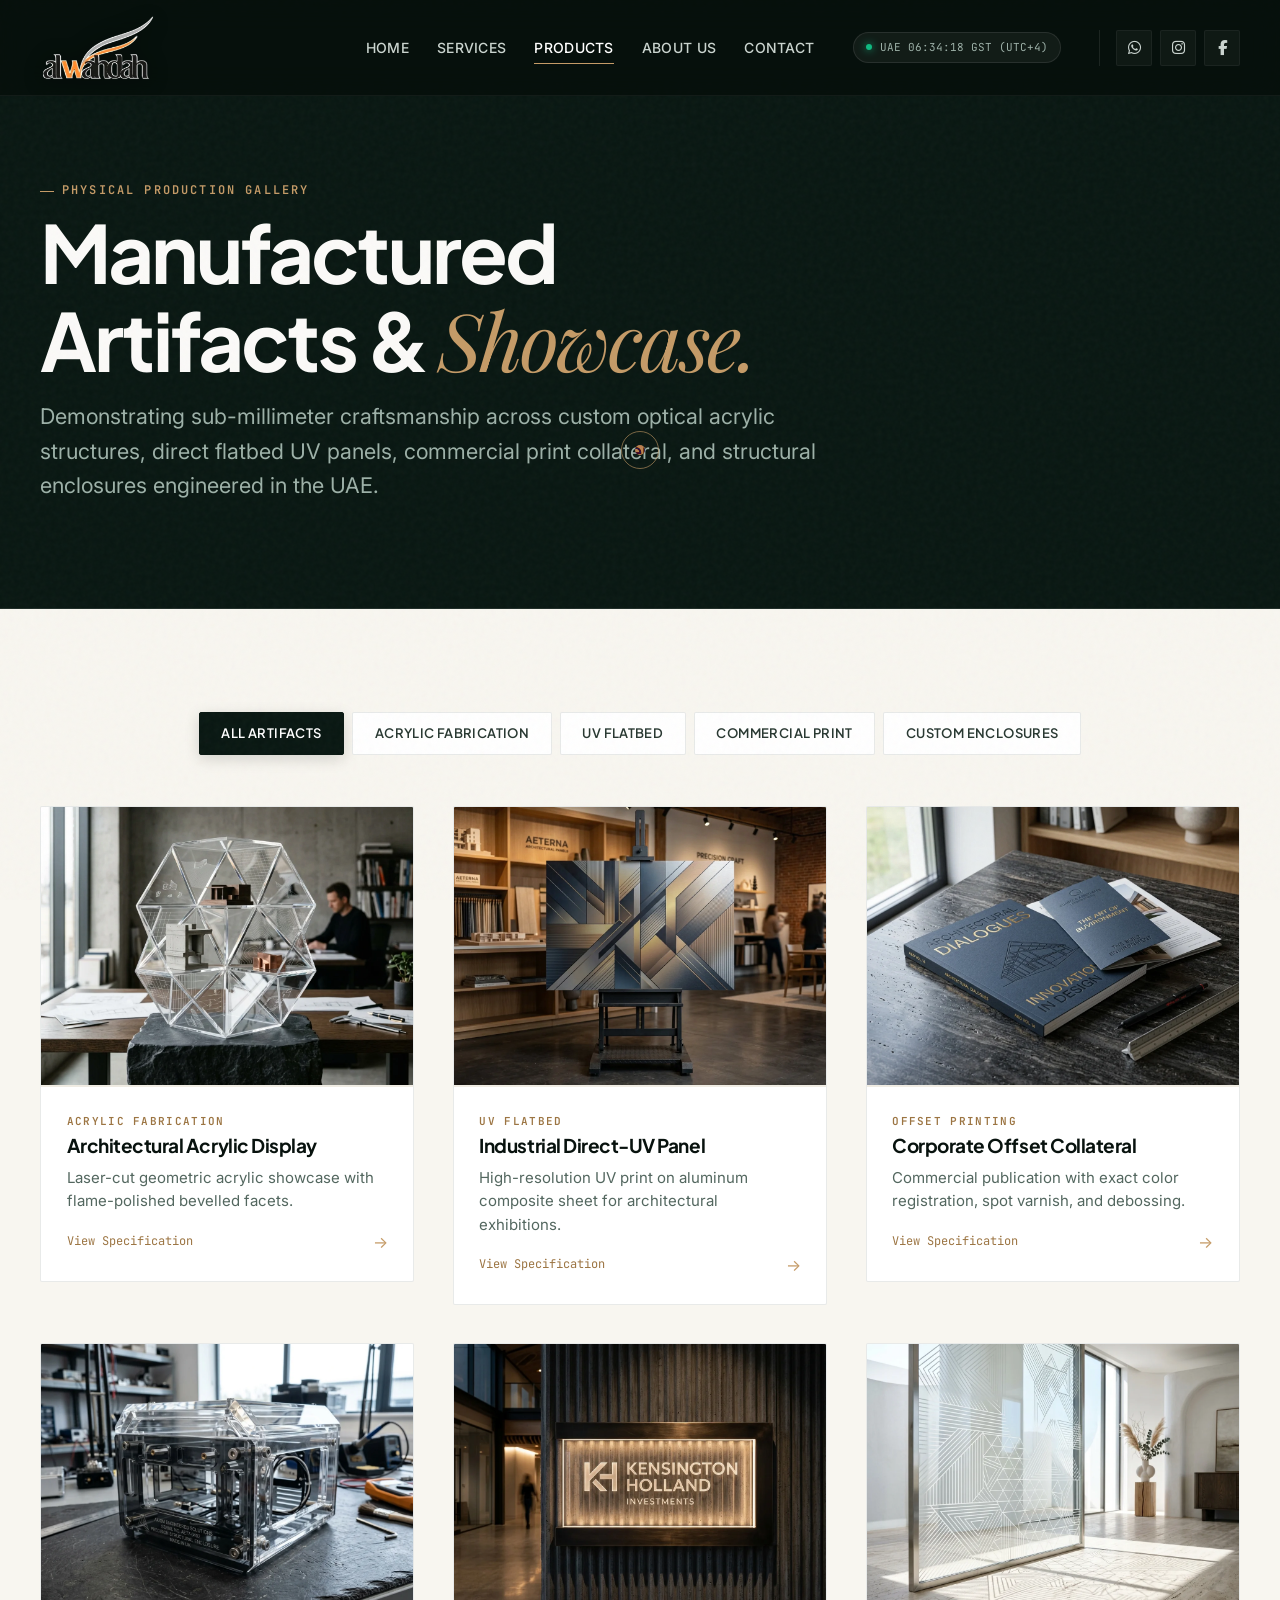
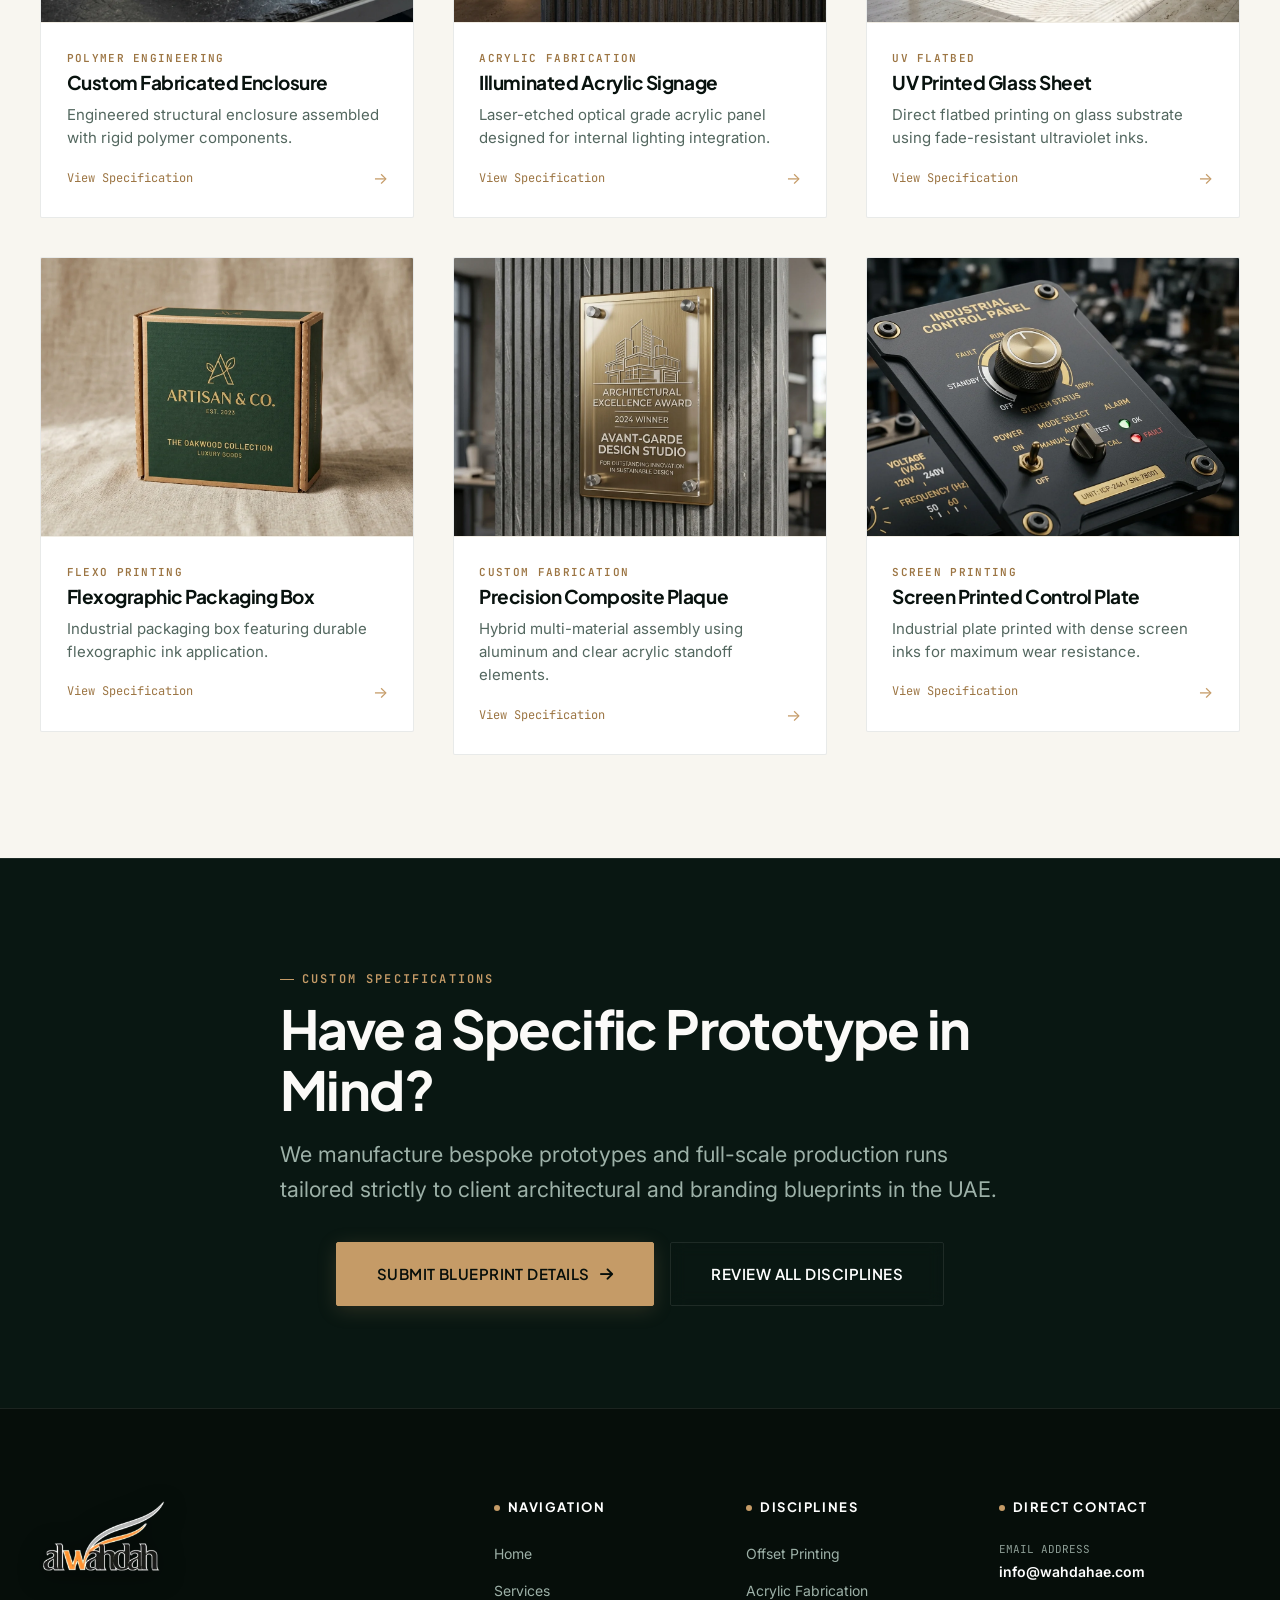
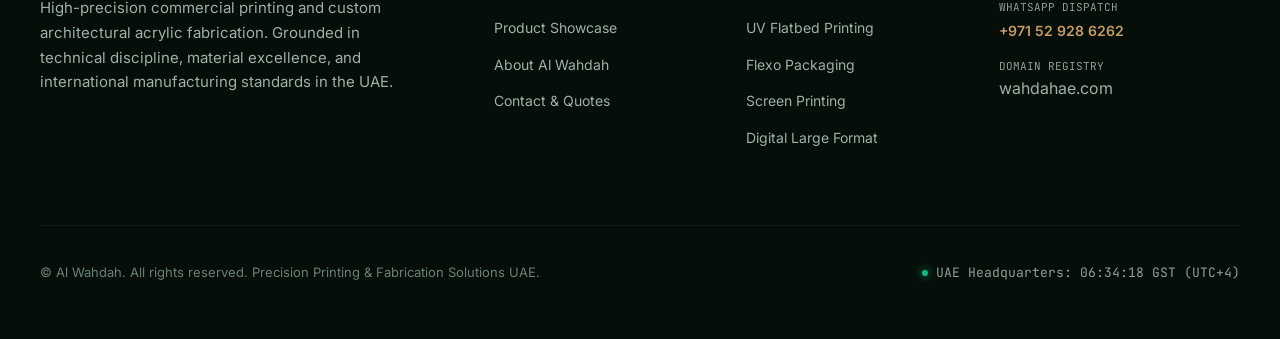
<file: products.html>
<!doctype html>
<html lang="en" prefix="og: https://ogp.me/ns#">
  <head>
    <meta charset="UTF-8" />
    <meta name="viewport" content="width=device-width, initial-scale=1.0" />
    
    <!-- Primary SEO Metadata -->
    <title>Product &amp; Fabrication Showcase — Acrylic Displays &amp; UV Panels UAE | Al Wahdah</title>
    <meta
      name="description"
      content="Explore Al Wahdah's master product showcase: Bespoke architectural acrylic displays, direct flatbed UV panels on glass and aluminum, commercial publications, and custom enclosures crafted in the UAE."
    />
    <meta
      name="keywords"
      content="Acrylic Displays UAE, UV Printed Aluminum Panels Dubai, Commercial Print Collateral, Fabricated Enclosures, Illuminated Acrylic Signage, Al Wahdah Portfolio"
    />
    <meta name="author" content="Al Wahdah" />
    <meta name="robots" content="index, follow, max-image-preview:large, max-snippet:-1, max-video-preview:-1" />
    <link rel="canonical" href="https://wahdahae.com/products.html" />
    <meta name="theme-color" content="#060e0a" />

    <!-- Local & Geo-Targeting SEO -->
    <meta name="geo.region" content="AE" />
    <meta name="geo.placename" content="Dubai, United Arab Emirates" />
    <meta name="geo.position" content="25.2048;55.2708" />
    <meta name="ICBM" content="25.2048, 55.2708" />

    <!-- Open Graph / Social Media -->
    <meta property="og:site_name" content="Al Wahdah" />
    <meta property="og:locale" content="en_AE" />
    <meta property="og:type" content="website" />
    <meta property="og:url" content="https://wahdahae.com/products.html" />
    <meta property="og:title" content="Product &amp; Fabrication Showcase — Acrylic Displays &amp; UV Panels UAE | Al Wahdah" />
    <meta
      property="og:description"
      content="High-precision custom fabrications and commercial print samples engineered by Al Wahdah."
    />
    <meta property="og:image" content="https://wahdahae.com/images/products/product-01.jpg" />
    <meta property="og:image:width" content="1600" />
    <meta property="og:image:height" content="1200" />
    <meta property="og:image:alt" content="Al Wahdah Manufactured Acrylic Display Showcase" />

    <!-- Twitter / X Cards -->
    <meta name="twitter:card" content="summary_large_image" />
    <meta name="twitter:title" content="Product Showcase | Al Wahdah UAE" />
    <meta
      name="twitter:description"
      content="High-precision custom fabrications and commercial print samples engineered by Al Wahdah in the UAE."
    />
    <meta name="twitter:image" content="https://wahdahae.com/images/products/product-01.jpg" />

    <!-- Google Fonts -->
    <link rel="preconnect" href="https://fonts.googleapis.com" />
    <link rel="preconnect" href="https://fonts.gstatic.com" crossorigin />
    <link
      href="https://fonts.googleapis.com/css2?family=Inter:wght@400;500;600;700&family=JetBrains+Mono:wght@400;500;700&family=Playfair+Display:ital,wght@0,500;0,600;1,400;1,600&family=Plus+Jakarta+Sans:wght@500;600;700;800&display=swap"
      rel="stylesheet"
    />

    <!-- Font Awesome -->
    <link
      rel="stylesheet"
      href="https://cdnjs.cloudflare.com/ajax/libs/font-awesome/6.5.1/css/all.min.css"
      crossorigin="anonymous"
      referrerpolicy="no-referrer"
    />

    <!-- Master Luxury Stylesheet -->
    <link rel="stylesheet" href="css/style.css" />

    <!-- Schema.org Structured Data: ItemList & Breadcrumbs -->
    <script type="application/ld+json">
    {
      "@context": "https://schema.org",
      "@graph": [
        {
          "@type": "BreadcrumbList",
          "itemListElement": [
            {
              "@type": "ListItem",
              "position": 1,
              "name": "Home",
              "item": "https://wahdahae.com/index.html"
            },
            {
              "@type": "ListItem",
              "position": 2,
              "name": "Products",
              "item": "https://wahdahae.com/products.html"
            }
          ]
        },
        {
          "@type": "ItemList",
          "name": "Al Wahdah Manufactured Products & Fabrication Showcase",
          "description": "Custom manufactured artifacts spanning architectural acrylics, flatbed UV panels, and commercial publications in UAE.",
          "itemListElement": [
            {
              "@type": "ListItem",
              "position": 1,
              "name": "Architectural Acrylic Display",
              "image": "https://wahdahae.com/images/products/product-01.jpg",
              "description": "Precision laser-cut geometric acrylic structure with flame-polished edges and multi-tier architectural compartments."
            },
            {
              "@type": "ListItem",
              "position": 2,
              "name": "Industrial Direct-UV Panel",
              "image": "https://wahdahae.com/images/products/product-02.jpg",
              "description": "Direct-to-substrate high-resolution UV print on rigid brushed aluminum composite with scratch-resistant seal."
            },
            {
              "@type": "ListItem",
              "position": 3,
              "name": "Corporate Offset Collateral",
              "image": "https://wahdahae.com/images/products/product-03.jpg",
              "description": "Luxury multi-page commercial publication featuring blind debossing, spot gold varnish, and textured artboard stock."
            },
            {
              "@type": "ListItem",
              "position": 4,
              "name": "Custom Fabricated Enclosure",
              "image": "https://wahdahae.com/images/products/product-04.jpg",
              "description": "Multi-piece precision engineered housing constructed using CNC thermoforming and optical chemical bonding."
            },
            {
              "@type": "ListItem",
              "position": 5,
              "name": "Illuminated Acrylic Signage",
              "image": "https://wahdahae.com/images/products/product-05.jpg",
              "description": "Layered optical acrylic signage unit engineered for warm LED edge-lighting with laser-etched lettering."
            },
            {
              "@type": "ListItem",
              "position": 6,
              "name": "UV Printed Architectural Glass",
              "image": "https://wahdahae.com/images/products/product-06.jpg",
              "description": "Direct flatbed UV application on tempered low-iron glass sheet with translucent geometric patterns."
            },
            {
              "@type": "ListItem",
              "position": 7,
              "name": "Flexographic Packaging Box",
              "image": "https://wahdahae.com/images/products/product-07.jpg",
              "description": "Custom crafted corrugated packaging box featuring rich flexographic ink and gold foil branding."
            },
            {
              "@type": "ListItem",
              "position": 8,
              "name": "Precision Composite Plaque",
              "image": "https://wahdahae.com/images/products/product-08.jpg",
              "description": "Hybrid award plaque combining satin brushed brass baseplate with optical-grade acrylic cover."
            },
            {
              "@type": "ListItem",
              "position": 9,
              "name": "Screen Printed Control Plate",
              "image": "https://wahdahae.com/images/products/product-09.jpg",
              "description": "Heavy-deposit tactile screen print on dark anodized metal resistant to mechanical friction."
            }
          ]
        }
      ]
    }
    </script>
  </head>
  <body class="theme-dark">
    <div class="ambient-grain" aria-hidden="true"></div>

    <!-- ==========================================
       SITE HEADER
       ========================================== -->
    <header class="site-header">
      <div class="container header-container">
        <a href="index.html" class="brand-logo" aria-label="Al Wahdah Home">
          <picture>
            <source srcset="images/optimized/wahdah-logo.webp" type="image/webp" />
            <img
              src="images/optimized/wahdah-logo.png"
              alt="Al Wahdah — Precision Printing &amp; Custom Acrylic Fabrication"
              class="logo-img"
              width="207"
              height="121"
              loading="eager"
            />
          </picture>
        </a>

        <div class="nav-wrapper">
          <nav aria-label="Main Navigation">
            <ul class="nav-menu" id="mobile-navigation">
              <li><a href="index.html" class="nav-link">Home</a></li>
              <li><a href="services.html" class="nav-link">Services</a></li>
              <li><a href="products.html" class="nav-link active">Products</a></li>
              <li><a href="about.html" class="nav-link">About Us</a></li>
              <li><a href="contact.html" class="nav-link">Contact</a></li>
            </ul>
          </nav>

          <div class="header-status-badge" title="UAE Facility Status">
            <span class="status-dot"></span>
            <span>UAE <span data-live-uae-time>GST</span></span>
          </div>

          <div class="nav-social-desktop">
            <a
              href="https://wa.me/971529286262"
              target="_blank"
              rel="noopener noreferrer"
              aria-label="Direct WhatsApp Consultation"
              class="social-icon-btn"
              title="Chat on WhatsApp"
            >
              <i class="fa-brands fa-whatsapp" aria-hidden="true"></i>
            </a>
            <a
              href="https://www.instagram.com/wahdah.ae/?hl=en"
              target="_blank"
              rel="noopener noreferrer"
              aria-label="Al Wahdah Instagram"
              class="social-icon-btn"
              title="Follow Instagram"
            >
              <i class="fa-brands fa-instagram" aria-hidden="true"></i>
            </a>
            <a
              href="https://www.facebook.com/alwahdah.printingpress/"
              target="_blank"
              rel="noopener noreferrer"
              aria-label="Al Wahdah Facebook"
              class="social-icon-btn"
              title="Visit Facebook"
            >
              <i class="fa-brands fa-facebook-f" aria-hidden="true"></i>
            </a>
          </div>
        </div>

        <button
          class="mobile-nav-toggle"
          aria-label="Open Navigation Menu"
          aria-expanded="false"
          aria-controls="mobile-navigation"
        >
          <span></span>
          <span></span>
          <span></span>
        </button>
      </div>
    </header>

    <main id="main-content">
      <!-- ==========================================
         PAGE HERO
         ========================================== -->
      <section class="section-hero section-dark" style="border-bottom: 1px solid var(--color-border-dark)">
        <div class="container">
          <div class="reveal" style="max-width: 820px">
            <span class="text-eyebrow">Physical Production Gallery</span>
            <h1 style="margin-bottom: var(--space-md)">
              Manufactured Artifacts &amp; <span class="heading-editorial" style="color: var(--color-brass)">Showcase.</span>
            </h1>
            <p class="text-lead" style="color: var(--color-text-muted-light)">
              Demonstrating sub-millimeter craftsmanship across custom optical acrylic structures, direct flatbed UV panels, commercial print collateral, and structural enclosures engineered in the UAE.
            </p>
          </div>
        </div>
      </section>

      <!-- ==========================================
         PRODUCT SHOWCASE & FILTER SECTION
         ========================================== -->
      <section class="section section-cream">
        <div class="container">
          
          <!-- Category Filter Bar -->
          <div class="filter-bar-luxury reveal" role="tablist" aria-label="Product Categories">
            <button class="filter-btn-luxury active" data-filter="all" role="tab" aria-selected="true">All Artifacts</button>
            <button class="filter-btn-luxury" data-filter="acrylic" role="tab" aria-selected="false">Acrylic Fabrication</button>
            <button class="filter-btn-luxury" data-filter="uv-printing" role="tab" aria-selected="false">UV Flatbed</button>
            <button class="filter-btn-luxury" data-filter="printing" role="tab" aria-selected="false">Commercial Print</button>
            <button class="filter-btn-luxury" data-filter="fabrication" role="tab" aria-selected="false">Custom Enclosures</button>
          </div>

          <!-- Product Grid (9 Items) -->
          <div class="grid grid-3">
            
            <!-- PRODUCT 01 -->
            <div class="product-item-wrap reveal" data-category="acrylic">
              <div
                class="product-card-luxury"
                data-open-product-modal
                data-title="Architectural Acrylic Display"
                data-desc="Precision laser-cut geometric acrylic structure with flame-polished edges, internal structural support, and multi-tier architectural compartments."
                data-category-name="Acrylic Engineering"
                data-img-src="images/products/product-01.jpg"
                data-service-slug="acrylic"
                data-specs='{"Material": "Optical Grade Cast PMMA", "Tolerance": "±0.05 mm", "Edge Treatment": "Multi-pass Flame & Diamond Polish", "Application": "Architectural Studio / Showcase"}'
              >
                <div class="product-media-slot">
                  <picture>
                    <source srcset="images/products/product-01.webp" type="image/webp" />
                    <img
                      src="images/products/product-01.jpg"
                      alt="Architectural Acrylic Display with Flame Polished Edges"
                      class="product-img"
                      width="1600"
                      height="1200"
                      loading="lazy"
                      decoding="async"
                    />
                  </picture>
                  <div class="product-zoom-hint" aria-hidden="true"><i class="fa-solid fa-expand"></i></div>
                </div>
                <div class="product-card-body">
                  <span class="product-category-tag">Acrylic Fabrication</span>
                  <h3 class="product-card-title">Architectural Acrylic Display</h3>
                  <p class="product-card-desc">Laser-cut geometric acrylic showcase with flame-polished bevelled facets.</p>
                  <div style="margin-top: auto; display: flex; justify-content: space-between; align-items: center">
                    <span class="text-mono" style="font-size: 0.75rem; color: var(--color-brass-dark)">View Specification</span>
                    <span class="text-brass">&rarr;</span>
                  </div>
                </div>
              </div>
            </div>

            <!-- PRODUCT 02 -->
            <div class="product-item-wrap reveal" data-category="uv-printing">
              <div
                class="product-card-luxury"
                data-open-product-modal
                data-title="Industrial Direct-UV Panel"
                data-desc="Direct-to-substrate high-resolution UV print on rigid brushed aluminum composite with micro-fine gradient linework and scratch-resistant seal."
                data-category-name="UV Flatbed Printing"
                data-img-src="images/products/product-02.jpg"
                data-service-slug="uv"
                data-specs='{"Substrate": "Brushed Aluminum Composite (ACP)", "Ink System": "Instant Polymerized UV Inks", "Resolution": "1440 DPI Micro-droplet", "Application": "Architectural Exhibition / Branding"}'
              >
                <div class="product-media-slot">
                  <picture>
                    <source srcset="images/products/product-02.webp" type="image/webp" />
                    <img
                      src="images/products/product-02.jpg"
                      alt="Industrial Direct UV Panel Printed on Brushed Aluminum"
                      class="product-img"
                      width="1600"
                      height="1200"
                      loading="lazy"
                      decoding="async"
                    />
                  </picture>
                  <div class="product-zoom-hint" aria-hidden="true"><i class="fa-solid fa-expand"></i></div>
                </div>
                <div class="product-card-body">
                  <span class="product-category-tag">UV Flatbed</span>
                  <h3 class="product-card-title">Industrial Direct-UV Panel</h3>
                  <p class="product-card-desc">High-resolution UV print on aluminum composite sheet for architectural exhibitions.</p>
                  <div style="margin-top: auto; display: flex; justify-content: space-between; align-items: center">
                    <span class="text-mono" style="font-size: 0.75rem; color: var(--color-brass-dark)">View Specification</span>
                    <span class="text-brass">&rarr;</span>
                  </div>
                </div>
              </div>
            </div>

            <!-- PRODUCT 03 -->
            <div class="product-item-wrap reveal" data-category="printing">
              <div
                class="product-card-luxury"
                data-open-product-modal
                data-title="Corporate Offset Collateral"
                data-desc="Luxury multi-page commercial publication featuring blind debossing, spot gold varnish, and heavyweight textured paperboard cover stock."
                data-category-name="Commercial Offset"
                data-img-src="images/products/product-03.jpg"
                data-service-slug="offset"
                data-specs='{"Paper Stock": "350gsm Heavy Artboard & 150gsm Silk Inside", "Finishing": "Spot Gold Varnish + Blind Deboss", "Color Space": "CMYK + Custom Metallic Pantone", "Application": "Corporate Editorial & Publications"}'
              >
                <div class="product-media-slot">
                  <picture>
                    <source srcset="images/products/product-03.webp" type="image/webp" />
                    <img
                      src="images/products/product-03.jpg"
                      alt="Corporate Offset Print Publication with Spot Varnish"
                      class="product-img"
                      width="1600"
                      height="1200"
                      loading="lazy"
                      decoding="async"
                    />
                  </picture>
                  <div class="product-zoom-hint" aria-hidden="true"><i class="fa-solid fa-expand"></i></div>
                </div>
                <div class="product-card-body">
                  <span class="product-category-tag">Offset Printing</span>
                  <h3 class="product-card-title">Corporate Offset Collateral</h3>
                  <p class="product-card-desc">Commercial publication with exact color registration, spot varnish, and debossing.</p>
                  <div style="margin-top: auto; display: flex; justify-content: space-between; align-items: center">
                    <span class="text-mono" style="font-size: 0.75rem; color: var(--color-brass-dark)">View Specification</span>
                    <span class="text-brass">&rarr;</span>
                  </div>
                </div>
              </div>
            </div>

            <!-- PRODUCT 04 -->
            <div class="product-item-wrap reveal" data-category="fabrication">
              <div
                class="product-card-luxury"
                data-open-product-modal
                data-title="Custom Fabricated Enclosure"
                data-desc="Multi-piece precision engineered housing constructed using CNC thermoforming, optical chemical bonding, and mechanical fastener joints."
                data-category-name="Custom Fabrication"
                data-img-src="images/products/product-04.jpg"
                data-service-slug="acrylic"
                data-specs='{"Components": "Laser Cut Optical Acrylic + Anodized Fasteners", "Assembly": "Chemical Solvent Welded & Mechanical", "Tolerance": "±0.1 mm Enclosure Sealing", "Application": "Laboratory / Tech Equipment Housing"}'
              >
                <div class="product-media-slot">
                  <picture>
                    <source srcset="images/products/product-04.webp" type="image/webp" />
                    <img
                      src="images/products/product-04.jpg"
                      alt="Custom Laser Fabricated Acrylic Enclosure Housing"
                      class="product-img"
                      width="1600"
                      height="1200"
                      loading="lazy"
                      decoding="async"
                    />
                  </picture>
                  <div class="product-zoom-hint" aria-hidden="true"><i class="fa-solid fa-expand"></i></div>
                </div>
                <div class="product-card-body">
                  <span class="product-category-tag">Polymer Engineering</span>
                  <h3 class="product-card-title">Custom Fabricated Enclosure</h3>
                  <p class="product-card-desc">Engineered structural enclosure assembled with rigid polymer components.</p>
                  <div style="margin-top: auto; display: flex; justify-content: space-between; align-items: center">
                    <span class="text-mono" style="font-size: 0.75rem; color: var(--color-brass-dark)">View Specification</span>
                    <span class="text-brass">&rarr;</span>
                  </div>
                </div>
              </div>
            </div>

            <!-- PRODUCT 05 -->
            <div class="product-item-wrap reveal" data-category="acrylic">
              <div
                class="product-card-luxury"
                data-open-product-modal
                data-title="Illuminated Acrylic Signage"
                data-desc="Layered optical acrylic signage unit engineered for warm LED edge-lighting with laser-etched lettering and champagne brass bezel."
                data-category-name="Architectural Signage"
                data-img-src="images/products/product-05.jpg"
                data-service-slug="acrylic"
                data-specs='{"Illumination": "Edge-Lit High-CRI LED (Warm White)", "Frame": "Brushed Champagne Brass Housing", "Lettering": "Precision CNC Laser Etched", "Application": "Executive Office / Headquarters"}'
              >
                <div class="product-media-slot">
                  <picture>
                    <source srcset="images/products/product-05.webp" type="image/webp" />
                    <img
                      src="images/products/product-05.jpg"
                      alt="Illuminated Edge-Lit Architectural Acrylic Signage"
                      class="product-img"
                      width="1600"
                      height="1200"
                      loading="lazy"
                      decoding="async"
                    />
                  </picture>
                  <div class="product-zoom-hint" aria-hidden="true"><i class="fa-solid fa-expand"></i></div>
                </div>
                <div class="product-card-body">
                  <span class="product-category-tag">Acrylic Fabrication</span>
                  <h3 class="product-card-title">Illuminated Acrylic Signage</h3>
                  <p class="product-card-desc">Laser-etched optical grade acrylic panel designed for internal lighting integration.</p>
                  <div style="margin-top: auto; display: flex; justify-content: space-between; align-items: center">
                    <span class="text-mono" style="font-size: 0.75rem; color: var(--color-brass-dark)">View Specification</span>
                    <span class="text-brass">&rarr;</span>
                  </div>
                </div>
              </div>
            </div>

            <!-- PRODUCT 06 -->
            <div class="product-item-wrap reveal" data-category="uv-printing">
              <div
                class="product-card-luxury"
                data-open-product-modal
                data-title="UV Printed Architectural Glass"
                data-desc="Direct flatbed UV application on tempered low-iron glass sheet with frosted translucent geometric patterns."
                data-category-name="UV Flatbed Printing"
                data-img-src="images/products/product-06.jpg"
                data-service-slug="uv"
                data-specs='{"Substrate": "10mm Low-Iron Tempered Glass", "Ink Formulation": "Glass-Adhesion Primer + Translucent UV", "Durability": "Interior & Exterior Weatherproof", "Application": "Architectural Partitions / Facades"}'
              >
                <div class="product-media-slot">
                  <picture>
                    <source srcset="images/products/product-06.webp" type="image/webp" />
                    <img
                      src="images/products/product-06.jpg"
                      alt="Direct UV Printed Tempered Architectural Glass Sheet"
                      class="product-img"
                      width="1600"
                      height="1200"
                      loading="lazy"
                      decoding="async"
                    />
                  </picture>
                  <div class="product-zoom-hint" aria-hidden="true"><i class="fa-solid fa-expand"></i></div>
                </div>
                <div class="product-card-body">
                  <span class="product-category-tag">UV Flatbed</span>
                  <h3 class="product-card-title">UV Printed Glass Sheet</h3>
                  <p class="product-card-desc">Direct flatbed printing on glass substrate using fade-resistant ultraviolet inks.</p>
                  <div style="margin-top: auto; display: flex; justify-content: space-between; align-items: center">
                    <span class="text-mono" style="font-size: 0.75rem; color: var(--color-brass-dark)">View Specification</span>
                    <span class="text-brass">&rarr;</span>
                  </div>
                </div>
              </div>
            </div>

            <!-- PRODUCT 07 -->
            <div class="product-item-wrap reveal" data-category="printing">
              <div
                class="product-card-luxury"
                data-open-product-modal
                data-title="Flexographic Packaging Box"
                data-desc="Custom crafted corrugated packaging box featuring rich forest green flexographic ink and gold foil branding."
                data-category-name="Flexo Packaging"
                data-img-src="images/products/product-07.jpg"
                data-service-slug="flexo"
                data-specs='{"Board Grade": "E-Flute Corrugated Kraft Board", "Print Method": "High-Speed Rotary Flexography", "Inks": "Eco-Friendly Water-based Pigments", "Application": "Luxury Goods & Industrial Packaging"}'
              >
                <div class="product-media-slot">
                  <picture>
                    <source srcset="images/products/product-07.webp" type="image/webp" />
                    <img
                      src="images/products/product-07.jpg"
                      alt="Custom Flexographic Corrugated Packaging Box"
                      class="product-img"
                      width="1600"
                      height="1200"
                      loading="lazy"
                      decoding="async"
                    />
                  </picture>
                  <div class="product-zoom-hint" aria-hidden="true"><i class="fa-solid fa-expand"></i></div>
                </div>
                <div class="product-card-body">
                  <span class="product-category-tag">Flexo Printing</span>
                  <h3 class="product-card-title">Flexographic Packaging Box</h3>
                  <p class="product-card-desc">Industrial packaging box featuring durable flexographic ink application.</p>
                  <div style="margin-top: auto; display: flex; justify-content: space-between; align-items: center">
                    <span class="text-mono" style="font-size: 0.75rem; color: var(--color-brass-dark)">View Specification</span>
                    <span class="text-brass">&rarr;</span>
                  </div>
                </div>
              </div>
            </div>

            <!-- PRODUCT 08 -->
            <div class="product-item-wrap reveal" data-category="fabrication">
              <div
                class="product-card-luxury"
                data-open-product-modal
                data-title="Precision Composite Plaque"
                data-desc="Hybrid award plaque combining satin brushed brass baseplate with optical-grade acrylic cover and knurled titanium standoff mounts."
                data-category-name="Hybrid Assembly"
                data-img-src="images/products/product-08.jpg"
                data-service-slug="acrylic"
                data-specs='{"Base Material": "Satin Brushed Architectural Brass", "Face Cover": "Laser Polished Cast Acrylic", "Hardware": "Titanium Knurled Standoffs", "Application": "Commemorative & Corporate Awards"}'
              >
                <div class="product-media-slot">
                  <picture>
                    <source srcset="images/products/product-08.webp" type="image/webp" />
                    <img
                      src="images/products/product-08.jpg"
                      alt="Precision Composite Hybrid Brass and Acrylic Plaque"
                      class="product-img"
                      width="1600"
                      height="1200"
                      loading="lazy"
                      decoding="async"
                    />
                  </picture>
                  <div class="product-zoom-hint" aria-hidden="true"><i class="fa-solid fa-expand"></i></div>
                </div>
                <div class="product-card-body">
                  <span class="product-category-tag">Custom Fabrication</span>
                  <h3 class="product-card-title">Precision Composite Plaque</h3>
                  <p class="product-card-desc">Hybrid multi-material assembly using aluminum and clear acrylic standoff elements.</p>
                  <div style="margin-top: auto; display: flex; justify-content: space-between; align-items: center">
                    <span class="text-mono" style="font-size: 0.75rem; color: var(--color-brass-dark)">View Specification</span>
                    <span class="text-brass">&rarr;</span>
                  </div>
                </div>
              </div>
            </div>

            <!-- PRODUCT 09 -->
            <div class="product-item-wrap reveal" data-category="printing">
              <div
                class="product-card-luxury"
                data-open-product-modal
                data-title="Screen Printed Control Plate"
                data-desc="Heavy-deposit tactile screen print on dark anodized aluminum with sharp gold and white calibrations resistant to mechanical friction."
                data-category-name="Screen Printing"
                data-img-src="images/products/product-09.jpg"
                data-service-slug="screen"
                data-specs='{"Substrate": "Anodized Heavy Metal Plate", "Ink Chemistry": "Two-Part Epoxy Screen Inks", "Testing": "Meets Abrasion & Chemical Rub Standards", "Application": "Industrial Control & Instrumentation"}'
              >
                <div class="product-media-slot">
                  <picture>
                    <source srcset="images/products/product-09.webp" type="image/webp" />
                    <img
                      src="images/products/product-09.jpg"
                      alt="Screen Printed Heavy Tactile Metal Control Plate"
                      class="product-img"
                      width="1600"
                      height="1200"
                      loading="lazy"
                      decoding="async"
                    />
                  </picture>
                  <div class="product-zoom-hint" aria-hidden="true"><i class="fa-solid fa-expand"></i></div>
                </div>
                <div class="product-card-body">
                  <span class="product-category-tag">Screen Printing</span>
                  <h3 class="product-card-title">Screen Printed Control Plate</h3>
                  <p class="product-card-desc">Industrial plate printed with dense screen inks for maximum wear resistance.</p>
                  <div style="margin-top: auto; display: flex; justify-content: space-between; align-items: center">
                    <span class="text-mono" style="font-size: 0.75rem; color: var(--color-brass-dark)">View Specification</span>
                    <span class="text-brass">&rarr;</span>
                  </div>
                </div>
              </div>
            </div>

          </div>
        </div>
      </section>

      <!-- ==========================================
         CTA SECTION
         ========================================== -->
      <section class="section section-dark" style="border-top: 1px solid var(--color-border-dark)">
        <div class="container text-center reveal" style="max-width: 800px">
          <span class="text-eyebrow">Custom Specifications</span>
          <h2 style="margin-bottom: var(--space-md)">Have a Specific Prototype in Mind?</h2>
          <p class="text-lead" style="color: var(--color-text-muted-light); margin-bottom: var(--space-xl)">
            We manufacture bespoke prototypes and full-scale production runs tailored strictly to client architectural and branding blueprints in the UAE.
          </p>
          <div style="display: flex; gap: var(--space-md); justify-content: center; flex-wrap: wrap">
            <a href="contact.html" class="btn btn-primary btn-lg" title="Submit Blueprint Details">
              <span>Submit Blueprint Details</span>
              <i class="fa-solid fa-arrow-right btn-arrow" aria-hidden="true"></i>
            </a>
            <a href="services.html" class="btn btn-secondary btn-lg" title="Review Manufacturing Disciplines">
              <span>Review All Disciplines</span>
            </a>
          </div>
        </div>
      </section>
    </main>

    <!-- ==========================================
       PRODUCT LIGHTBOX MODAL
       ========================================== -->
    <div id="product-luxury-modal" class="luxury-modal-overlay" aria-hidden="true" role="dialog" aria-modal="true" aria-labelledby="modal-prod-title">
      <div class="luxury-modal-dialog">
        <button class="modal-close-btn" data-close-modal aria-label="Close modal">&times;</button>
        <div class="modal-media-slot"></div>
        <div class="modal-content-slot">
          <span class="modal-tag">Specification</span>
          <h3 class="modal-title" id="modal-prod-title">Product Title</h3>
          <p class="modal-description">Product Description</p>
          <div class="modal-specs-slot"></div>
          <div style="margin-top: auto; padding-top: var(--space-md)">
            <a href="contact.html" class="btn btn-primary modal-enquire-btn" style="width: 100%">
              <span>Enquire About This Specification</span>
              <i class="fa-solid fa-arrow-right btn-arrow" aria-hidden="true"></i>
            </a>
          </div>
        </div>
      </div>
    </div>

    <!-- ==========================================
       SITE FOOTER
       ========================================== -->
    <footer class="site-footer">
      <div class="container">
        <div class="footer-grid">
          <div class="footer-brand">
            <a href="index.html" class="brand-logo" aria-label="Al Wahdah Home">
              <picture>
                <source srcset="images/optimized/wahdah-logo.webp" type="image/webp" />
                <img
                  src="images/optimized/wahdah-logo.png"
                  alt="Al Wahdah Logo"
                  class="logo-img"
                  width="207"
                  height="121"
                  loading="lazy"
                />
              </picture>
            </a>
            <p>
              High-precision commercial printing and custom architectural acrylic fabrication. Grounded in technical discipline, material excellence, and international manufacturing standards in the UAE.
            </p>
          </div>

          <div>
            <h4 class="footer-heading">Navigation</h4>
            <ul class="footer-links">
              <li><a href="index.html">Home</a></li>
              <li><a href="services.html">Services</a></li>
              <li><a href="products.html">Product Showcase</a></li>
              <li><a href="about.html">About Al Wahdah</a></li>
              <li><a href="contact.html">Contact &amp; Quotes</a></li>
            </ul>
          </div>

          <div>
            <h4 class="footer-heading">Disciplines</h4>
            <ul class="footer-links">
              <li><a href="services.html#offset">Offset Printing</a></li>
              <li><a href="services.html#acrylic">Acrylic Fabrication</a></li>
              <li><a href="services.html#uv">UV Flatbed Printing</a></li>
              <li><a href="services.html#flexo">Flexo Packaging</a></li>
              <li><a href="services.html#screen">Screen Printing</a></li>
              <li><a href="services.html#digital">Digital Large Format</a></li>
            </ul>
          </div>

          <div>
            <h4 class="footer-heading">Direct Contact</h4>
            <ul class="footer-links">
              <li style="margin-bottom: 0.85rem">
                <span style="font-family: var(--font-mono); font-size: 0.6875rem; text-transform: uppercase; color: var(--color-platinum); display: block">Email Address</span>
                <a href="mailto:info@wahdahae.com" style="font-weight: 600; color: #ffffff">info@wahdahae.com</a>
              </li>
              <li style="margin-bottom: 0.85rem">
                <span style="font-family: var(--font-mono); font-size: 0.6875rem; text-transform: uppercase; color: var(--color-platinum); display: block">WhatsApp Dispatch</span>
                <a href="https://wa.me/971529286262" target="_blank" rel="noopener noreferrer" style="font-weight: 600; color: var(--color-brass)">+971 52 928 6262</a>
              </li>
              <li>
                <span style="font-family: var(--font-mono); font-size: 0.6875rem; text-transform: uppercase; color: var(--color-platinum); display: block">Domain Registry</span>
                <span style="color: var(--color-text-muted-light)">wahdahae.com</span>
              </li>
            </ul>
          </div>
        </div>

        <div class="footer-bottom">
          <div>&copy; Al Wahdah. All rights reserved. Precision Printing &amp; Fabrication Solutions UAE.</div>
          <div class="footer-time-badge">
            <span class="status-dot"></span>
            <span>UAE Headquarters: <span data-live-uae-time>GST</span></span>
          </div>
        </div>
      </div>
    </footer>

    <script src="js/script.js"></script>
  </body>
</html>
</file>
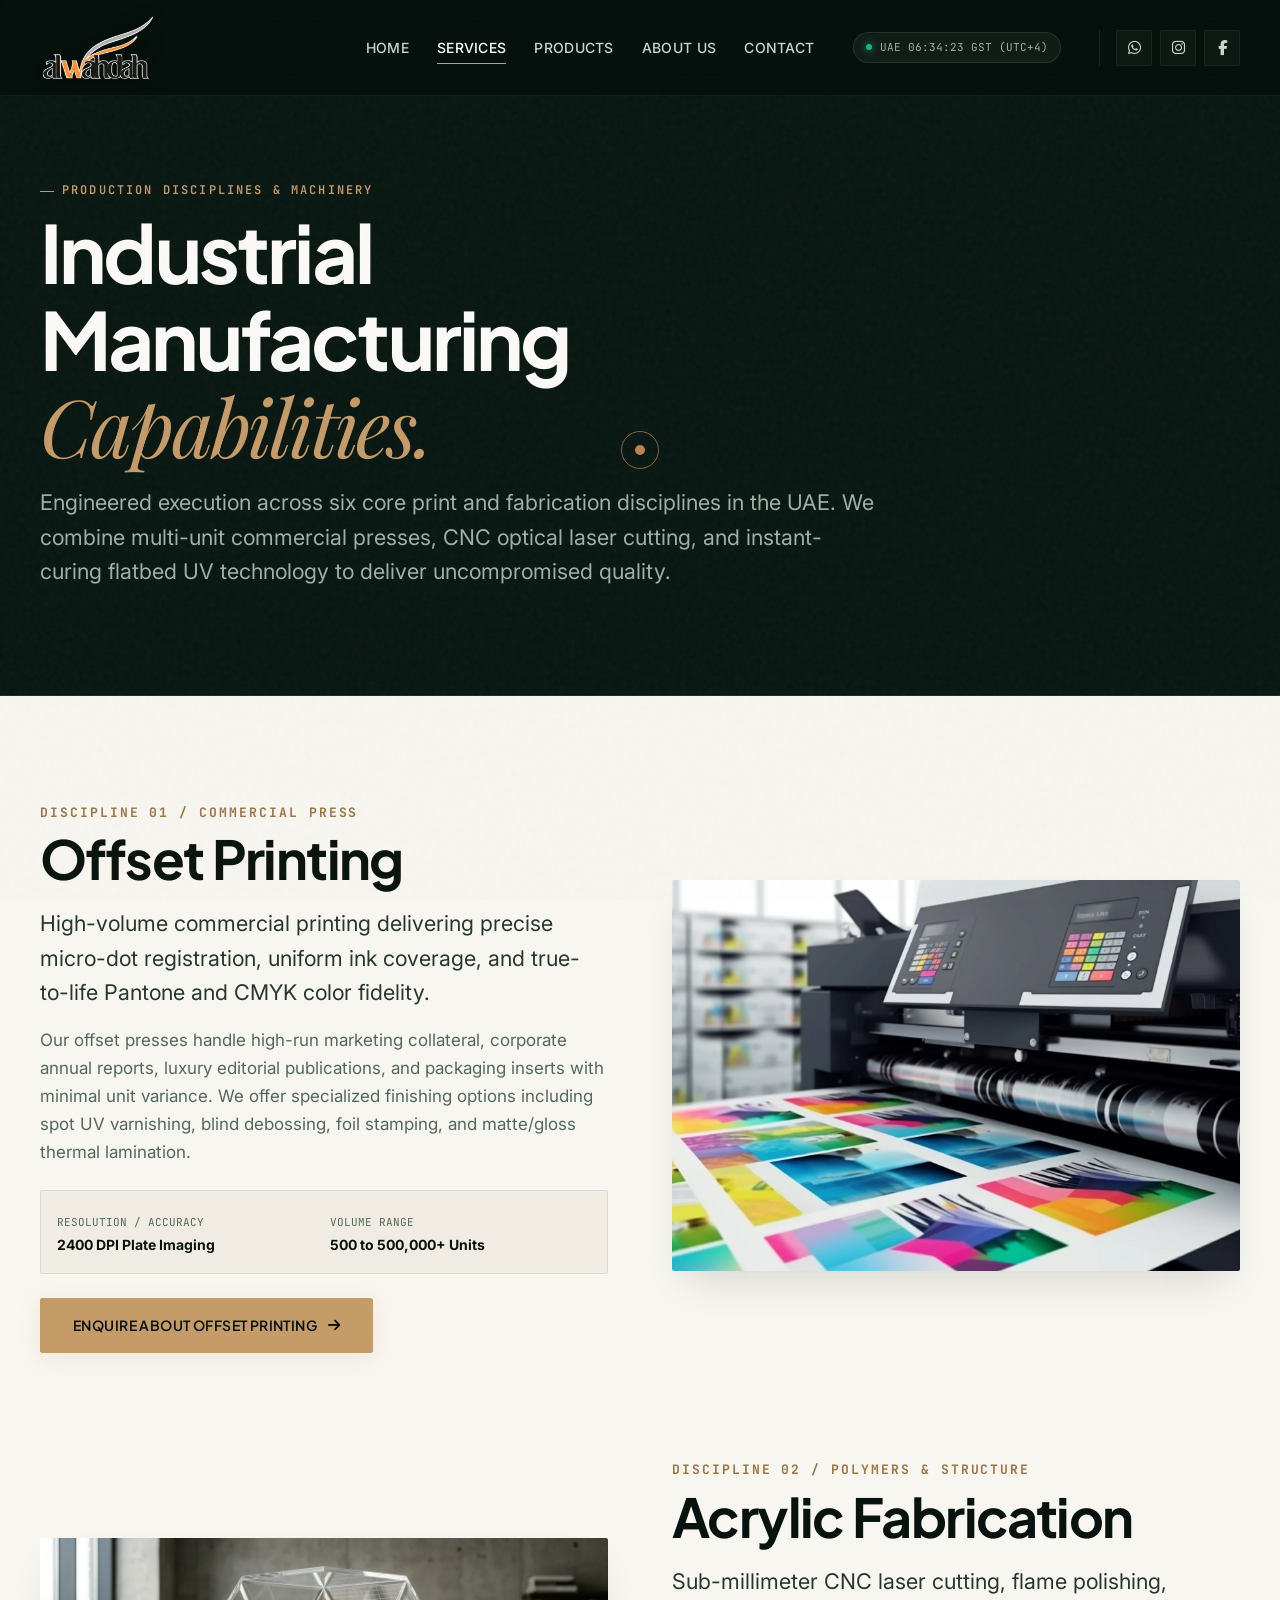
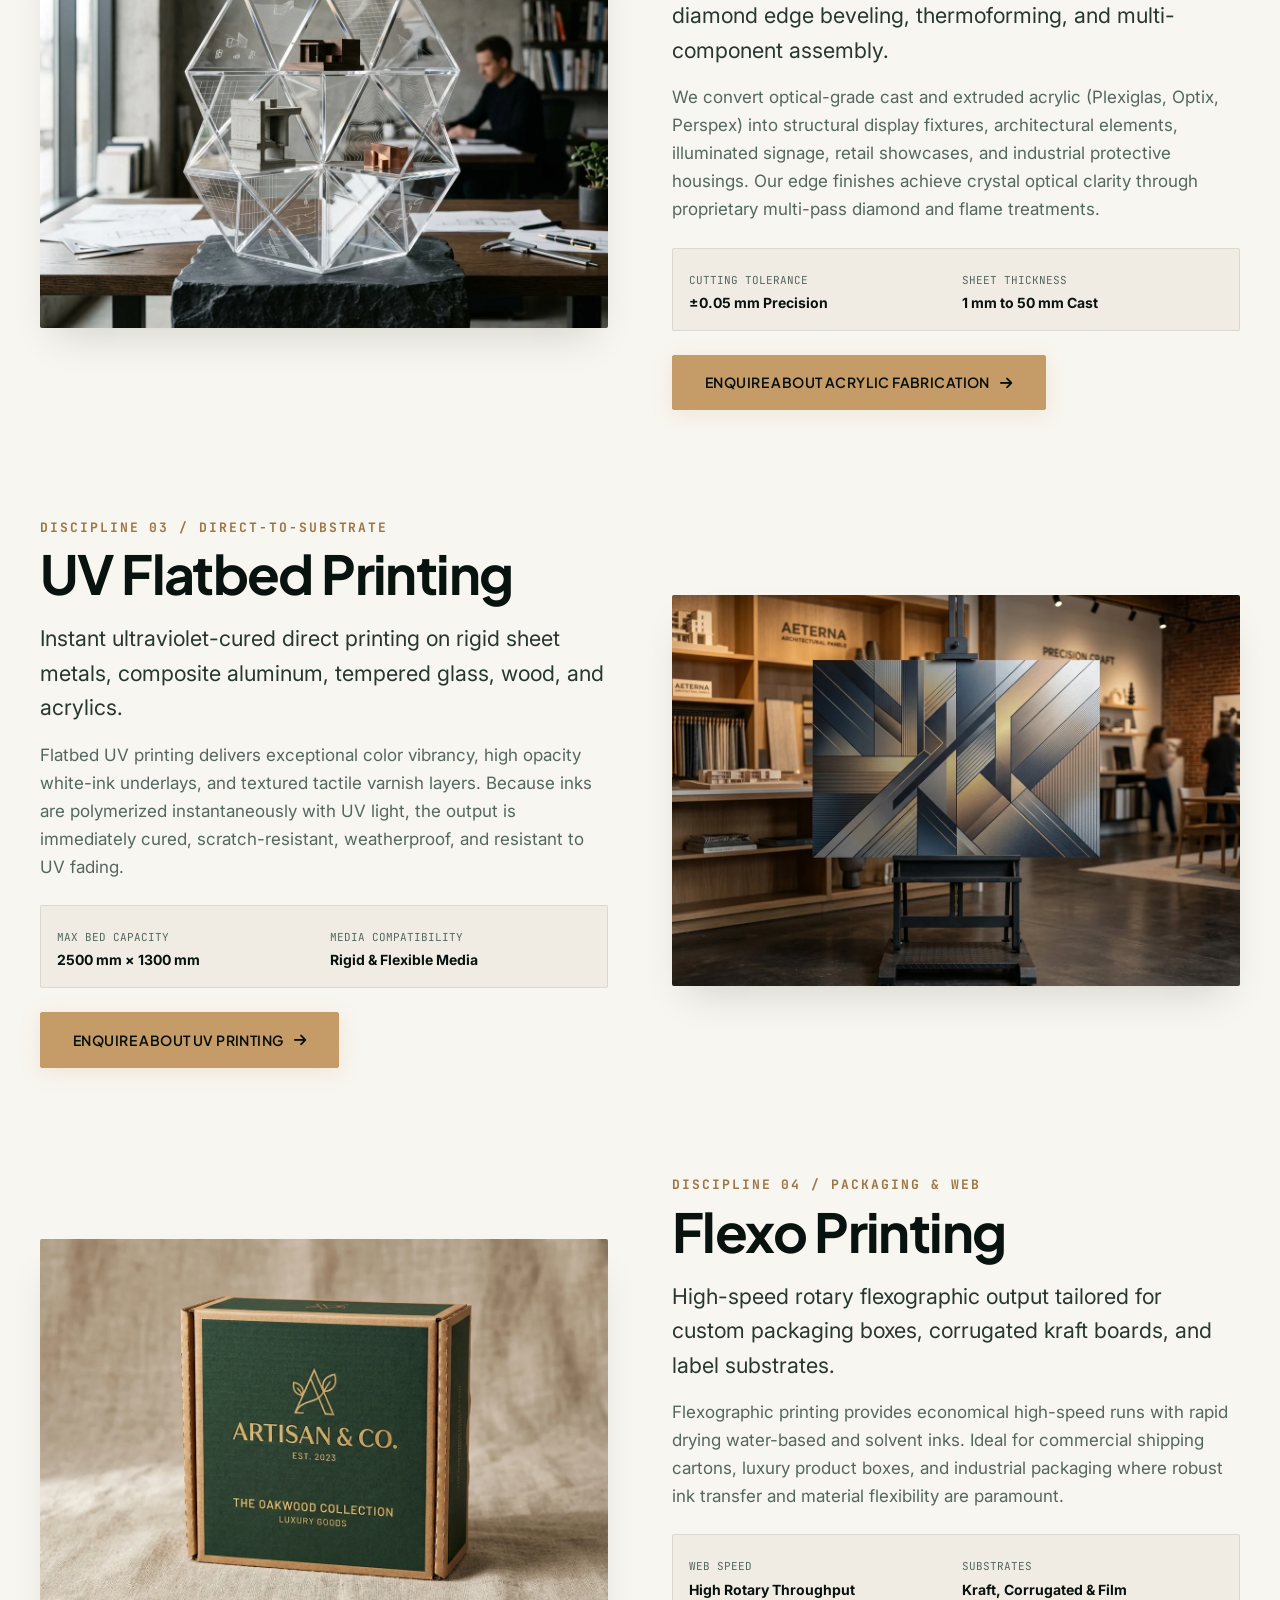
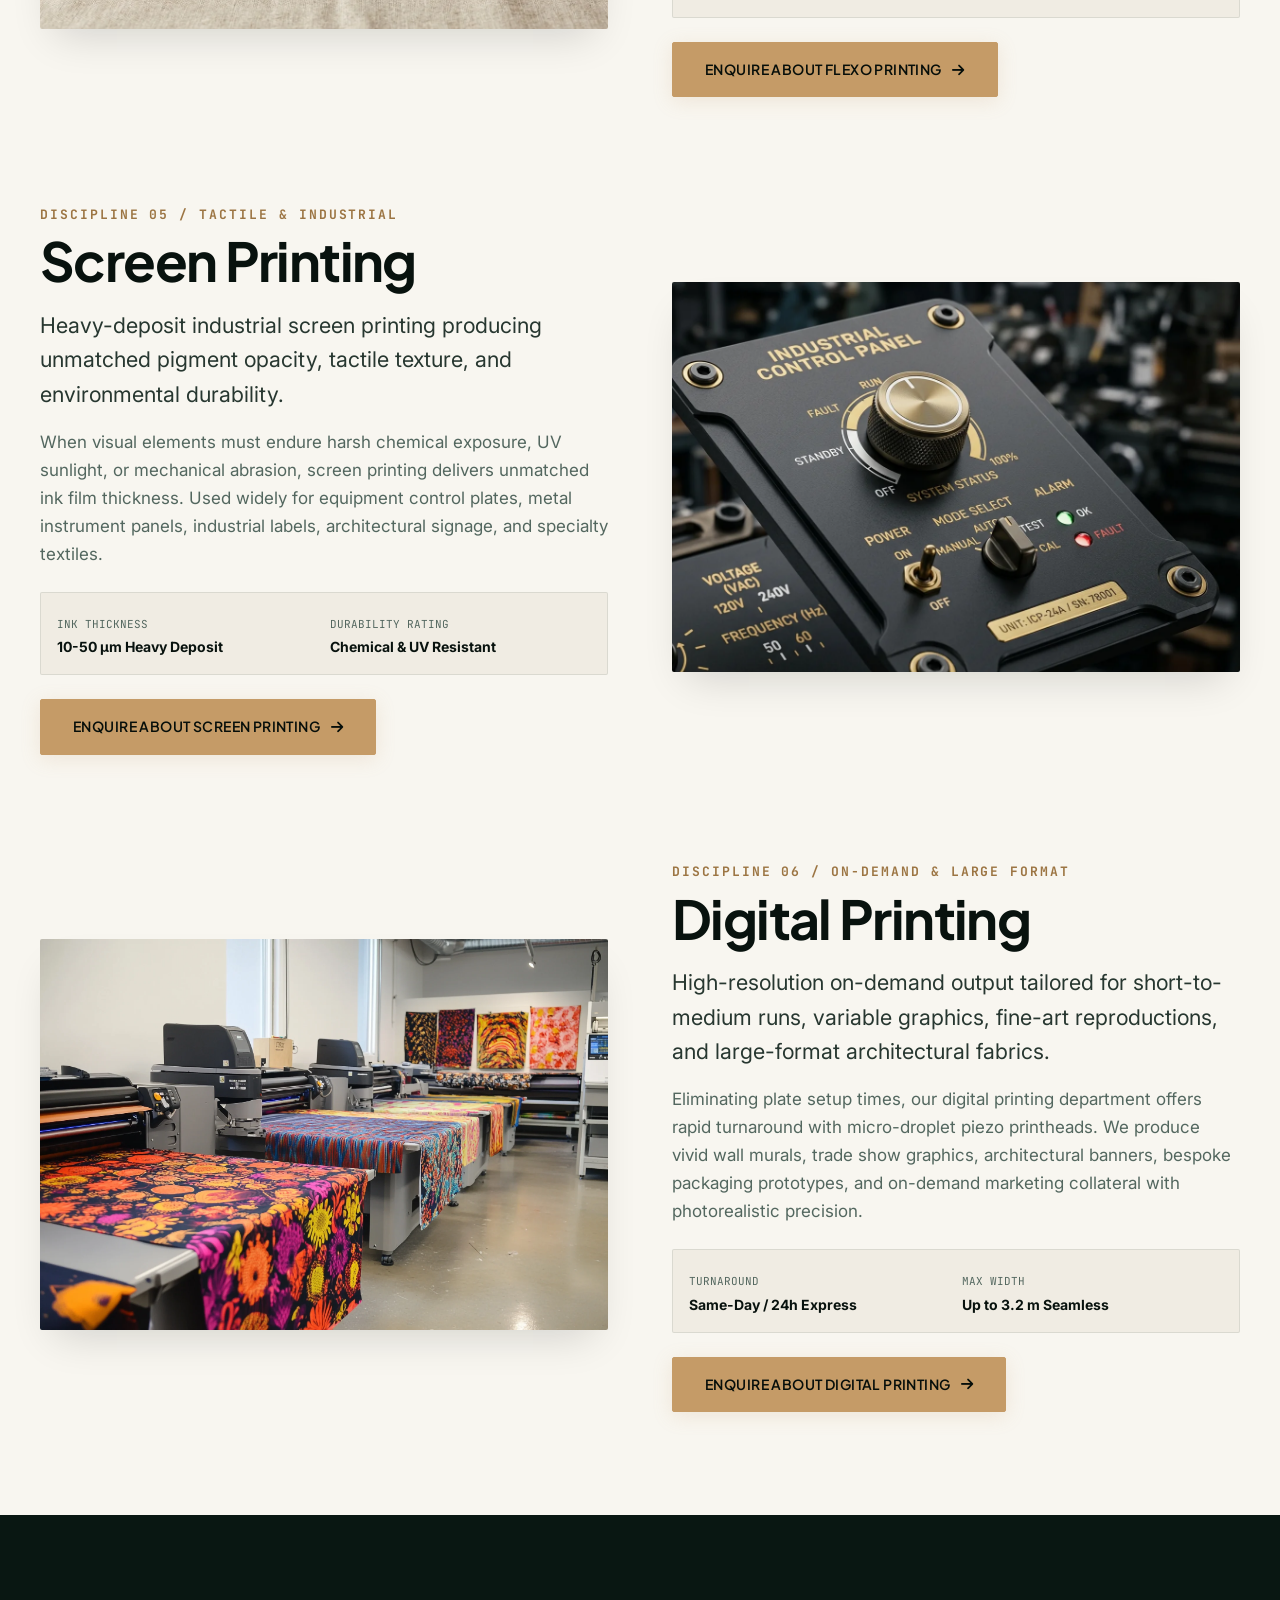
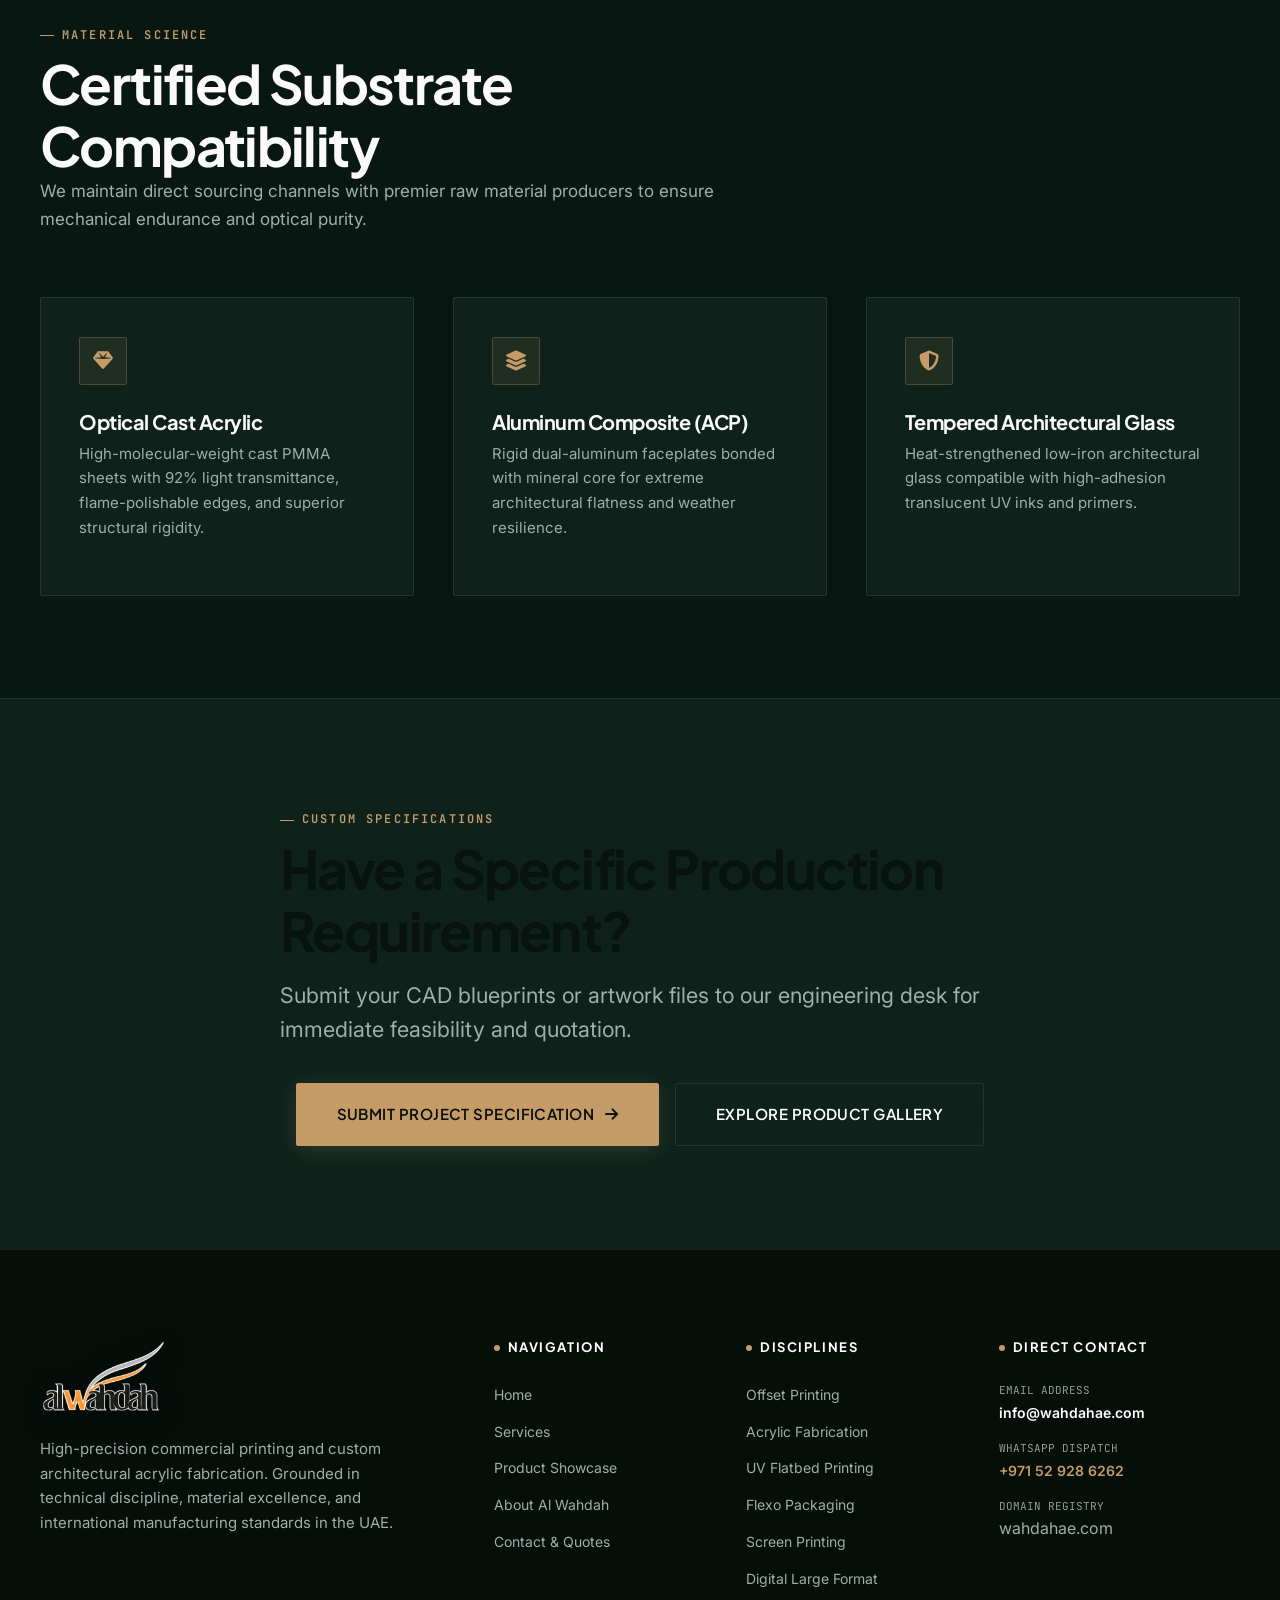
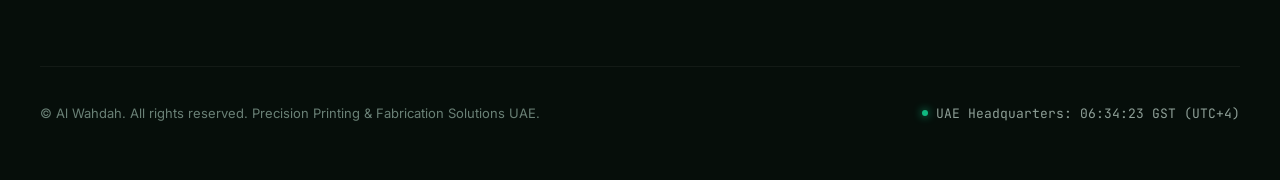
<file: services.html>
<!doctype html>
<html lang="en" prefix="og: https://ogp.me/ns#">
  <head>
    <meta charset="UTF-8" />
    <meta name="viewport" content="width=device-width, initial-scale=1.0" />
    
    <!-- Primary SEO Metadata -->
    <title>Industrial Printing &amp; Custom Acrylic Fabrication Services UAE | Al Wahdah</title>
    <meta
      name="description"
      content="Comprehensive manufacturing capabilities by Al Wahdah: High-Volume Offset Printing, CNC Acrylic Fabrication, Flatbed UV Direct-to-Substrate, Flexo Packaging, Tactile Screen Printing, and Digital Large Format in UAE."
    />
    <meta
      name="keywords"
      content="Offset Printing UAE, Acrylic Fabrication Dubai, Flatbed UV Printing, Flexo Packaging Boxes, Screen Printing Metal, Digital Large Format, Al Wahdah Capabilities"
    />
    <meta name="author" content="Al Wahdah" />
    <meta name="robots" content="index, follow, max-image-preview:large, max-snippet:-1, max-video-preview:-1" />
    <link rel="canonical" href="https://wahdahae.com/services.html" />
    <meta name="theme-color" content="#060e0a" />

    <!-- Local & Geo-Targeting SEO -->
    <meta name="geo.region" content="AE" />
    <meta name="geo.placename" content="Dubai, United Arab Emirates" />
    <meta name="geo.position" content="25.2048;55.2708" />
    <meta name="ICBM" content="25.2048, 55.2708" />

    <!-- Open Graph / Social Media -->
    <meta property="og:site_name" content="Al Wahdah" />
    <meta property="og:locale" content="en_AE" />
    <meta property="og:type" content="website" />
    <meta property="og:url" content="https://wahdahae.com/services.html" />
    <meta property="og:title" content="Industrial Printing &amp; Custom Acrylic Fabrication Services UAE | Al Wahdah" />
    <meta
      property="og:description"
      content="High-precision printing press and custom acrylic fabrication engineered for tight tolerances and structural endurance."
    />
    <meta property="og:image" content="https://wahdahae.com/images/products/product-02.jpg" />
    <meta property="og:image:width" content="1600" />
    <meta property="og:image:height" content="1200" />
    <meta property="og:image:alt" content="Al Wahdah Flatbed UV Printing and Fabrication Service" />

    <!-- Twitter / X Cards -->
    <meta name="twitter:card" content="summary_large_image" />
    <meta name="twitter:title" content="Our Services &amp; Capabilities | Al Wahdah UAE" />
    <meta
      name="twitter:description"
      content="High-precision commercial printing press and custom acrylic fabrication engineered for tight tolerances in the UAE."
    />
    <meta name="twitter:image" content="https://wahdahae.com/images/products/product-02.jpg" />

    <!-- Google Fonts -->
    <link rel="preconnect" href="https://fonts.googleapis.com" />
    <link rel="preconnect" href="https://fonts.gstatic.com" crossorigin />
    <link
      href="https://fonts.googleapis.com/css2?family=Inter:wght@400;500;600;700&family=JetBrains+Mono:wght@400;500;700&family=Playfair+Display:ital,wght@0,500;0,600;1,400;1,600&family=Plus+Jakarta+Sans:wght@500;600;700;800&display=swap"
      rel="stylesheet"
    />

    <!-- Font Awesome -->
    <link
      rel="stylesheet"
      href="https://cdnjs.cloudflare.com/ajax/libs/font-awesome/6.5.1/css/all.min.css"
      crossorigin="anonymous"
      referrerpolicy="no-referrer"
    />

    <!-- Master Luxury Stylesheet -->
    <link rel="stylesheet" href="css/style.css" />

    <!-- Schema.org JSON-LD Structured Data for Services & Breadcrumbs -->
    <script type="application/ld+json">
    {
      "@context": "https://schema.org",
      "@graph": [
        {
          "@type": "BreadcrumbList",
          "itemListElement": [
            {
              "@type": "ListItem",
              "position": 1,
              "name": "Home",
              "item": "https://wahdahae.com/index.html"
            },
            {
              "@type": "ListItem",
              "position": 2,
              "name": "Services",
              "item": "https://wahdahae.com/services.html"
            }
          ]
        },
        {
          "@type": "Service",
          "@id": "https://wahdahae.com/services.html#offset",
          "name": "Commercial Offset Printing",
          "provider": {
            "@type": "LocalBusiness",
            "name": "Al Wahdah",
            "url": "https://wahdahae.com"
          },
          "serviceType": "Commercial Printing Press",
          "areaServed": "AE",
          "description": "High-volume commercial printing delivering precise micro-dot registration, uniform ink coverage, and true-to-life Pantone and CMYK color fidelity."
        },
        {
          "@type": "Service",
          "@id": "https://wahdahae.com/services.html#acrylic",
          "name": "Precision Acrylic Fabrication",
          "provider": {
            "@type": "LocalBusiness",
            "name": "Al Wahdah",
            "url": "https://wahdahae.com"
          },
          "serviceType": "Custom Acrylic Fabrication",
          "areaServed": "AE",
          "description": "Sub-millimeter CNC laser cutting, flame polishing, diamond edge beveling, thermoforming, and multi-component assembly using optical-grade polymers."
        },
        {
          "@type": "Service",
          "@id": "https://wahdahae.com/services.html#uv",
          "name": "Flatbed UV Direct-to-Substrate Printing",
          "provider": {
            "@type": "LocalBusiness",
            "name": "Al Wahdah",
            "url": "https://wahdahae.com"
          },
          "serviceType": "UV Printing",
          "areaServed": "AE",
          "description": "Instant ultraviolet-cured direct printing on rigid sheet metals, composite aluminum, tempered glass, wood, and acrylics with high scratch resistance."
        },
        {
          "@type": "Service",
          "@id": "https://wahdahae.com/services.html#flexo",
          "name": "Flexographic Packaging Printing",
          "provider": {
            "@type": "LocalBusiness",
            "name": "Al Wahdah",
            "url": "https://wahdahae.com"
          },
          "serviceType": "Packaging Printing",
          "areaServed": "AE",
          "description": "High-speed rotary flexographic output tailored for custom packaging boxes, corrugated kraft boards, and label substrates."
        },
        {
          "@type": "Service",
          "@id": "https://wahdahae.com/services.html#screen",
          "name": "Industrial Screen Printing",
          "provider": {
            "@type": "LocalBusiness",
            "name": "Al Wahdah",
            "url": "https://wahdahae.com"
          },
          "serviceType": "Screen Printing",
          "areaServed": "AE",
          "description": "Heavy-deposit industrial screen printing producing unmatched pigment opacity, tactile texture, and chemical wear durability."
        },
        {
          "@type": "Service",
          "@id": "https://wahdahae.com/services.html#digital",
          "name": "Digital Large Format Printing",
          "provider": {
            "@type": "LocalBusiness",
            "name": "Al Wahdah",
            "url": "https://wahdahae.com"
          },
          "serviceType": "Digital Printing",
          "areaServed": "AE",
          "description": "High-resolution on-demand output tailored for short-to-medium runs, variable graphics, and large-format architectural fabrics."
        }
      ]
    }
    </script>
  </head>
  <body class="theme-dark">
    <div class="ambient-grain" aria-hidden="true"></div>

    <!-- ==========================================
       SITE HEADER
       ========================================== -->
    <header class="site-header">
      <div class="container header-container">
        <a href="index.html" class="brand-logo" aria-label="Al Wahdah Home">
          <picture>
            <source srcset="images/optimized/wahdah-logo.webp" type="image/webp" />
            <img
              src="images/optimized/wahdah-logo.png"
              alt="Al Wahdah — Precision Printing &amp; Custom Acrylic Fabrication"
              class="logo-img"
              width="207"
              height="121"
              loading="eager"
            />
          </picture>
        </a>

        <div class="nav-wrapper">
          <nav aria-label="Main Navigation">
            <ul class="nav-menu" id="mobile-navigation">
              <li><a href="index.html" class="nav-link">Home</a></li>
              <li><a href="services.html" class="nav-link active">Services</a></li>
              <li><a href="products.html" class="nav-link">Products</a></li>
              <li><a href="about.html" class="nav-link">About Us</a></li>
              <li><a href="contact.html" class="nav-link">Contact</a></li>
            </ul>
          </nav>

          <div class="header-status-badge" title="UAE Facility Status">
            <span class="status-dot"></span>
            <span>UAE <span data-live-uae-time>GST</span></span>
          </div>

          <div class="nav-social-desktop">
            <a
              href="https://wa.me/971529286262"
              target="_blank"
              rel="noopener noreferrer"
              aria-label="Direct WhatsApp Consultation"
              class="social-icon-btn"
              title="Chat on WhatsApp"
            >
              <i class="fa-brands fa-whatsapp" aria-hidden="true"></i>
            </a>
            <a
              href="https://www.instagram.com/wahdah.ae/?hl=en"
              target="_blank"
              rel="noopener noreferrer"
              aria-label="Al Wahdah Instagram"
              class="social-icon-btn"
              title="Follow Instagram"
            >
              <i class="fa-brands fa-instagram" aria-hidden="true"></i>
            </a>
            <a
              href="https://www.facebook.com/alwahdah.printingpress/"
              target="_blank"
              rel="noopener noreferrer"
              aria-label="Al Wahdah Facebook"
              class="social-icon-btn"
              title="Visit Facebook"
            >
              <i class="fa-brands fa-facebook-f" aria-hidden="true"></i>
            </a>
          </div>
        </div>

        <button
          class="mobile-nav-toggle"
          aria-label="Open Navigation Menu"
          aria-expanded="false"
          aria-controls="mobile-navigation"
        >
          <span></span>
          <span></span>
          <span></span>
        </button>
      </div>
    </header>

    <main id="main-content">
      <!-- ==========================================
         SERVICES PAGE HERO
         ========================================== -->
      <section class="section-hero section-dark" style="border-bottom: 1px solid var(--color-border-dark)">
        <div class="container">
          <div class="reveal" style="max-width: 840px">
            <span class="text-eyebrow">Production Disciplines &amp; Machinery</span>
            <h1 style="margin-bottom: var(--space-md)">
              Industrial Manufacturing <span class="heading-editorial" style="color: var(--color-brass)">Capabilities.</span>
            </h1>
            <p class="text-lead" style="color: var(--color-text-muted-light)">
              Engineered execution across six core print and fabrication disciplines in the UAE. We combine multi-unit commercial presses, CNC optical laser cutting, and instant-curing flatbed UV technology to deliver uncompromised quality.
            </p>
          </div>
        </div>
      </section>

      <!-- ==========================================
         SERVICES DETAILED BREAKDOWN
         ========================================== -->
      <section class="section section-cream">
        <div class="container">

          <!-- 01: OFFSET PRINTING -->
          <article id="offset" class="grid grid-2 reveal" style="align-items: center; gap: clamp(2rem, 5vw, 4.5rem); margin-bottom: clamp(4rem, 8vw, 7rem)">
            <div>
              <span class="text-mono" style="font-size: 0.8125rem; font-weight: 700; color: var(--color-brass-dark); text-transform: uppercase; letter-spacing: 0.15em">Discipline 01 / Commercial Press</span>
              <h2 style="color: var(--color-text-dark); margin: var(--space-2xs) 0 var(--space-md) 0">Offset Printing</h2>
              <p class="text-lead" style="color: var(--color-text-body-dark)">
                High-volume commercial printing delivering precise micro-dot registration, uniform ink coverage, and true-to-life Pantone and CMYK color fidelity.
              </p>
              <p>
                Our offset presses handle high-run marketing collateral, corporate annual reports, luxury editorial publications, and packaging inserts with minimal unit variance. We offer specialized finishing options including spot UV varnishing, blind debossing, foil stamping, and matte/gloss thermal lamination.
              </p>

              <div style="background-color: var(--color-cream-subtle); border: 1px solid var(--color-border-light); border-radius: var(--radius-xs); padding: var(--space-md); margin: var(--space-lg) 0">
                <div class="grid grid-2" style="gap: var(--space-sm)">
                  <div>
                    <span class="text-mono" style="font-size: 0.6875rem; color: var(--color-text-muted-dark); text-transform: uppercase">Resolution / Accuracy</span>
                    <strong style="display: block; font-size: 0.875rem; color: var(--color-text-dark)">2400 DPI Plate Imaging</strong>
                  </div>
                  <div>
                    <span class="text-mono" style="font-size: 0.6875rem; color: var(--color-text-muted-dark); text-transform: uppercase">Volume Range</span>
                    <strong style="display: block; font-size: 0.875rem; color: var(--color-text-dark)">500 to 500,000+ Units</strong>
                  </div>
                </div>
              </div>

              <a href="contact.html?service=offset" class="btn btn-primary" title="Request Offset Printing Quote">
                <span>Enquire About Offset Printing</span>
                <i class="fa-solid fa-arrow-right btn-arrow" aria-hidden="true"></i>
              </a>
            </div>

            <div style="border-radius: var(--radius-xs); overflow: hidden; box-shadow: var(--shadow-luxury-hover)">
              <picture>
                <source srcset="images/optimized/modern-printing-press-produces-multi-colored-printouts-accurately-generated-by-ai.webp" type="image/webp" />
                <img
                  src="images/optimized/modern-printing-press-produces-multi-colored-printouts-accurately-generated-by-ai.jpg"
                  alt="Al Wahdah commercial offset printing press in UAE"
                  width="1600"
                  height="914"
                  style="width: 100%; aspect-ratio: 16/11; object-fit: cover"
                  loading="lazy"
                  decoding="async"
                />
              </picture>
            </div>
          </article>

          <!-- 02: ACRYLIC FABRICATION -->
          <article id="acrylic" class="grid grid-2 reveal" style="align-items: center; gap: clamp(2rem, 5vw, 4.5rem); margin-bottom: clamp(4rem, 8vw, 7rem)">
            <div style="order: 2">
              <span class="text-mono" style="font-size: 0.8125rem; font-weight: 700; color: var(--color-brass-dark); text-transform: uppercase; letter-spacing: 0.15em">Discipline 02 / Polymers &amp; Structure</span>
              <h2 style="color: var(--color-text-dark); margin: var(--space-2xs) 0 var(--space-md) 0">Acrylic Fabrication</h2>
              <p class="text-lead" style="color: var(--color-text-body-dark)">
                Sub-millimeter CNC laser cutting, flame polishing, diamond edge beveling, thermoforming, and multi-component assembly.
              </p>
              <p>
                We convert optical-grade cast and extruded acrylic (Plexiglas, Optix, Perspex) into structural display fixtures, architectural elements, illuminated signage, retail showcases, and industrial protective housings. Our edge finishes achieve crystal optical clarity through proprietary multi-pass diamond and flame treatments.
              </p>

              <div style="background-color: var(--color-cream-subtle); border: 1px solid var(--color-border-light); border-radius: var(--radius-xs); padding: var(--space-md); margin: var(--space-lg) 0">
                <div class="grid grid-2" style="gap: var(--space-sm)">
                  <div>
                    <span class="text-mono" style="font-size: 0.6875rem; color: var(--color-text-muted-dark); text-transform: uppercase">Cutting Tolerance</span>
                    <strong style="display: block; font-size: 0.875rem; color: var(--color-text-dark)">±0.05 mm Precision</strong>
                  </div>
                  <div>
                    <span class="text-mono" style="font-size: 0.6875rem; color: var(--color-text-muted-dark); text-transform: uppercase">Sheet Thickness</span>
                    <strong style="display: block; font-size: 0.875rem; color: var(--color-text-dark)">1 mm to 50 mm Cast</strong>
                  </div>
                </div>
              </div>

              <a href="contact.html?service=acrylic" class="btn btn-primary" title="Request Acrylic Fabrication Quote">
                <span>Enquire About Acrylic Fabrication</span>
                <i class="fa-solid fa-arrow-right btn-arrow" aria-hidden="true"></i>
              </a>
            </div>

            <div style="order: 1; border-radius: var(--radius-xs); overflow: hidden; box-shadow: var(--shadow-luxury-hover)">
              <picture>
                <source srcset="images/products/product-01.webp" type="image/webp" />
                <img
                  src="images/products/product-01.jpg"
                  alt="Al Wahdah custom optical acrylic fabrication and flame polished display"
                  width="1600"
                  height="1200"
                  style="width: 100%; aspect-ratio: 16/11; object-fit: cover"
                  loading="lazy"
                  decoding="async"
                />
              </picture>
            </div>
          </article>

          <!-- 03: UV PRINTING -->
          <article id="uv" class="grid grid-2 reveal" style="align-items: center; gap: clamp(2rem, 5vw, 4.5rem); margin-bottom: clamp(4rem, 8vw, 7rem)">
            <div>
              <span class="text-mono" style="font-size: 0.8125rem; font-weight: 700; color: var(--color-brass-dark); text-transform: uppercase; letter-spacing: 0.15em">Discipline 03 / Direct-to-Substrate</span>
              <h2 style="color: var(--color-text-dark); margin: var(--space-2xs) 0 var(--space-md) 0">UV Flatbed Printing</h2>
              <p class="text-lead" style="color: var(--color-text-body-dark)">
                Instant ultraviolet-cured direct printing on rigid sheet metals, composite aluminum, tempered glass, wood, and acrylics.
              </p>
              <p>
                Flatbed UV printing delivers exceptional color vibrancy, high opacity white-ink underlays, and textured tactile varnish layers. Because inks are polymerized instantaneously with UV light, the output is immediately cured, scratch-resistant, weatherproof, and resistant to UV fading.
              </p>

              <div style="background-color: var(--color-cream-subtle); border: 1px solid var(--color-border-light); border-radius: var(--radius-xs); padding: var(--space-md); margin: var(--space-lg) 0">
                <div class="grid grid-2" style="gap: var(--space-sm)">
                  <div>
                    <span class="text-mono" style="font-size: 0.6875rem; color: var(--color-text-muted-dark); text-transform: uppercase">Max Bed Capacity</span>
                    <strong style="display: block; font-size: 0.875rem; color: var(--color-text-dark)">2500 mm × 1300 mm</strong>
                  </div>
                  <div>
                    <span class="text-mono" style="font-size: 0.6875rem; color: var(--color-text-muted-dark); text-transform: uppercase">Media Compatibility</span>
                    <strong style="display: block; font-size: 0.875rem; color: var(--color-text-dark)">Rigid &amp; Flexible Media</strong>
                  </div>
                </div>
              </div>

              <a href="contact.html?service=uv" class="btn btn-primary" title="Request UV Flatbed Printing Quote">
                <span>Enquire About UV Printing</span>
                <i class="fa-solid fa-arrow-right btn-arrow" aria-hidden="true"></i>
              </a>
            </div>

            <div style="border-radius: var(--radius-xs); overflow: hidden; box-shadow: var(--shadow-luxury-hover)">
              <picture>
                <source srcset="images/products/product-02.webp" type="image/webp" />
                <img
                  src="images/products/product-02.jpg"
                  alt="Al Wahdah flatbed UV direct-to-substrate panel printing"
                  width="1600"
                  height="1200"
                  style="width: 100%; aspect-ratio: 16/11; object-fit: cover"
                  loading="lazy"
                  decoding="async"
                />
              </picture>
            </div>
          </article>

          <!-- 04: FLEXO PRINTING -->
          <article id="flexo" class="grid grid-2 reveal" style="align-items: center; gap: clamp(2rem, 5vw, 4.5rem); margin-bottom: clamp(4rem, 8vw, 7rem)">
            <div style="order: 2">
              <span class="text-mono" style="font-size: 0.8125rem; font-weight: 700; color: var(--color-brass-dark); text-transform: uppercase; letter-spacing: 0.15em">Discipline 04 / Packaging &amp; Web</span>
              <h2 style="color: var(--color-text-dark); margin: var(--space-2xs) 0 var(--space-md) 0">Flexo Printing</h2>
              <p class="text-lead" style="color: var(--color-text-body-dark)">
                High-speed rotary flexographic output tailored for custom packaging boxes, corrugated kraft boards, and label substrates.
              </p>
              <p>
                Flexographic printing provides economical high-speed runs with rapid drying water-based and solvent inks. Ideal for commercial shipping cartons, luxury product boxes, and industrial packaging where robust ink transfer and material flexibility are paramount.
              </p>

              <div style="background-color: var(--color-cream-subtle); border: 1px solid var(--color-border-light); border-radius: var(--radius-xs); padding: var(--space-md); margin: var(--space-lg) 0">
                <div class="grid grid-2" style="gap: var(--space-sm)">
                  <div>
                    <span class="text-mono" style="font-size: 0.6875rem; color: var(--color-text-muted-dark); text-transform: uppercase">Web Speed</span>
                    <strong style="display: block; font-size: 0.875rem; color: var(--color-text-dark)">High Rotary Throughput</strong>
                  </div>
                  <div>
                    <span class="text-mono" style="font-size: 0.6875rem; color: var(--color-text-muted-dark); text-transform: uppercase">Substrates</span>
                    <strong style="display: block; font-size: 0.875rem; color: var(--color-text-dark)">Kraft, Corrugated &amp; Film</strong>
                  </div>
                </div>
              </div>

              <a href="contact.html?service=flexo" class="btn btn-primary" title="Request Flexo Packaging Quote">
                <span>Enquire About Flexo Printing</span>
                <i class="fa-solid fa-arrow-right btn-arrow" aria-hidden="true"></i>
              </a>
            </div>

            <div style="order: 1; border-radius: var(--radius-xs); overflow: hidden; box-shadow: var(--shadow-luxury-hover)">
              <picture>
                <source srcset="images/products/product-07.webp" type="image/webp" />
                <img
                  src="images/products/product-07.jpg"
                  alt="Al Wahdah flexographic packaging box and high speed rotary printing"
                  width="1600"
                  height="1200"
                  style="width: 100%; aspect-ratio: 16/11; object-fit: cover"
                  loading="lazy"
                  decoding="async"
                />
              </picture>
            </div>
          </article>

          <!-- 05: SCREEN PRINTING -->
          <article id="screen" class="grid grid-2 reveal" style="align-items: center; gap: clamp(2rem, 5vw, 4.5rem); margin-bottom: clamp(4rem, 8vw, 7rem)">
            <div>
              <span class="text-mono" style="font-size: 0.8125rem; font-weight: 700; color: var(--color-brass-dark); text-transform: uppercase; letter-spacing: 0.15em">Discipline 05 / Tactile &amp; Industrial</span>
              <h2 style="color: var(--color-text-dark); margin: var(--space-2xs) 0 var(--space-md) 0">Screen Printing</h2>
              <p class="text-lead" style="color: var(--color-text-body-dark)">
                Heavy-deposit industrial screen printing producing unmatched pigment opacity, tactile texture, and environmental durability.
              </p>
              <p>
                When visual elements must endure harsh chemical exposure, UV sunlight, or mechanical abrasion, screen printing delivers unmatched ink film thickness. Used widely for equipment control plates, metal instrument panels, industrial labels, architectural signage, and specialty textiles.
              </p>

              <div style="background-color: var(--color-cream-subtle); border: 1px solid var(--color-border-light); border-radius: var(--radius-xs); padding: var(--space-md); margin: var(--space-lg) 0">
                <div class="grid grid-2" style="gap: var(--space-sm)">
                  <div>
                    <span class="text-mono" style="font-size: 0.6875rem; color: var(--color-text-muted-dark); text-transform: uppercase">Ink Thickness</span>
                    <strong style="display: block; font-size: 0.875rem; color: var(--color-text-dark)">10-50 µm Heavy Deposit</strong>
                  </div>
                  <div>
                    <span class="text-mono" style="font-size: 0.6875rem; color: var(--color-text-muted-dark); text-transform: uppercase">Durability Rating</span>
                    <strong style="display: block; font-size: 0.875rem; color: var(--color-text-dark)">Chemical &amp; UV Resistant</strong>
                  </div>
                </div>
              </div>

              <a href="contact.html?service=screen" class="btn btn-primary" title="Request Screen Printing Quote">
                <span>Enquire About Screen Printing</span>
                <i class="fa-solid fa-arrow-right btn-arrow" aria-hidden="true"></i>
              </a>
            </div>

            <div style="border-radius: var(--radius-xs); overflow: hidden; box-shadow: var(--shadow-luxury-hover)">
              <picture>
                <source srcset="images/products/product-09.webp" type="image/webp" />
                <img
                  src="images/products/product-09.jpg"
                  alt="Industrial screen printed tactile metal control plate"
                  width="1600"
                  height="1200"
                  style="width: 100%; aspect-ratio: 16/11; object-fit: cover"
                  loading="lazy"
                  decoding="async"
                />
              </picture>
            </div>
          </article>

          <!-- 06: DIGITAL PRINTING -->
          <article id="digital" class="grid grid-2 reveal" style="align-items: center; gap: clamp(2rem, 5vw, 4.5rem)">
            <div style="order: 2">
              <span class="text-mono" style="font-size: 0.8125rem; font-weight: 700; color: var(--color-brass-dark); text-transform: uppercase; letter-spacing: 0.15em">Discipline 06 / On-Demand &amp; Large Format</span>
              <h2 style="color: var(--color-text-dark); margin: var(--space-2xs) 0 var(--space-md) 0">Digital Printing</h2>
              <p class="text-lead" style="color: var(--color-text-body-dark)">
                High-resolution on-demand output tailored for short-to-medium runs, variable graphics, fine-art reproductions, and large-format architectural fabrics.
              </p>
              <p>
                Eliminating plate setup times, our digital printing department offers rapid turnaround with micro-droplet piezo printheads. We produce vivid wall murals, trade show graphics, architectural banners, bespoke packaging prototypes, and on-demand marketing collateral with photorealistic precision.
              </p>

              <div style="background-color: var(--color-cream-subtle); border: 1px solid var(--color-border-light); border-radius: var(--radius-xs); padding: var(--space-md); margin: var(--space-lg) 0">
                <div class="grid grid-2" style="gap: var(--space-sm)">
                  <div>
                    <span class="text-mono" style="font-size: 0.6875rem; color: var(--color-text-muted-dark); text-transform: uppercase">Turnaround</span>
                    <strong style="display: block; font-size: 0.875rem; color: var(--color-text-dark)">Same-Day / 24h Express</strong>
                  </div>
                  <div>
                    <span class="text-mono" style="font-size: 0.6875rem; color: var(--color-text-muted-dark); text-transform: uppercase">Max Width</span>
                    <strong style="display: block; font-size: 0.875rem; color: var(--color-text-dark)">Up to 3.2 m Seamless</strong>
                  </div>
                </div>
              </div>

              <a href="contact.html?service=digital" class="btn btn-primary" title="Request Digital Printing Quote">
                <span>Enquire About Digital Printing</span>
                <i class="fa-solid fa-arrow-right btn-arrow" aria-hidden="true"></i>
              </a>
            </div>

            <div style="order: 1; border-radius: var(--radius-xs); overflow: hidden; box-shadow: var(--shadow-luxury-hover)">
              <picture>
                <source srcset="images/optimized/vibrant-fabric-prints-emerging-from-large-format-printers-design-studio-colorful-textiles-textile-printing-digital-printing.webp" type="image/webp" />
                <img
                  src="images/optimized/vibrant-fabric-prints-emerging-from-large-format-printers-design-studio-colorful-textiles-textile-printing-digital-printing.jpg"
                  alt="Al Wahdah large format digital textile and banner printing"
                  width="1600"
                  height="1066"
                  style="width: 100%; aspect-ratio: 16/11; object-fit: cover"
                  loading="lazy"
                  decoding="async"
                />
              </picture>
            </div>
          </article>

        </div>
      </section>

      <!-- ==========================================
         SUBSTRATE & MATERIAL COMPATIBILITY
         ========================================== -->
      <section class="section section-dark">
        <div class="container">
          <div class="section-header reveal">
            <span class="text-eyebrow">Material Science</span>
            <h2>Certified Substrate Compatibility</h2>
            <p>
              We maintain direct sourcing channels with premier raw material producers to ensure mechanical endurance and optical purity.
            </p>
          </div>

          <div class="grid grid-3">
            <div class="card-dark-luxury reveal">
              <div class="card-icon-box">
                <i class="fa-solid fa-gem"></i>
              </div>
              <h3 style="font-size: 1.25rem; margin-bottom: var(--space-xs)">Optical Cast Acrylic</h3>
              <p style="font-size: 0.9375rem">
                High-molecular-weight cast PMMA sheets with 92% light transmittance, flame-polishable edges, and superior structural rigidity.
              </p>
            </div>

            <div class="card-dark-luxury reveal">
              <div class="card-icon-box">
                <i class="fa-solid fa-layer-group"></i>
              </div>
              <h3 style="font-size: 1.25rem; margin-bottom: var(--space-xs)">Aluminum Composite (ACP)</h3>
              <p style="font-size: 0.9375rem">
                Rigid dual-aluminum faceplates bonded with mineral core for extreme architectural flatness and weather resilience.
              </p>
            </div>

            <div class="card-dark-luxury reveal">
              <div class="card-icon-box">
                <i class="fa-solid fa-shield-halved"></i>
              </div>
              <h3 style="font-size: 1.25rem; margin-bottom: var(--space-xs)">Tempered Architectural Glass</h3>
              <p style="font-size: 0.9375rem">
                Heat-strengthened low-iron architectural glass compatible with high-adhesion translucent UV inks and primers.
              </p>
            </div>
          </div>
        </div>
      </section>

      <!-- ==========================================
         CALL TO ACTION
         ========================================== -->
      <section class="section section-dark-elevated" style="border-top: 1px solid var(--color-border-dark)">
        <div class="container text-center reveal" style="max-width: 800px">
          <span class="text-eyebrow">Custom Specifications</span>
          <h2 style="margin-bottom: var(--space-md)">Have a Specific Production Requirement?</h2>
          <p class="text-lead" style="color: var(--color-text-muted-light); margin-bottom: var(--space-xl)">
            Submit your CAD blueprints or artwork files to our engineering desk for immediate feasibility and quotation.
          </p>
          <div style="display: flex; gap: var(--space-md); justify-content: center; flex-wrap: wrap">
            <a href="contact.html" class="btn btn-primary btn-lg" title="Submit Project Specification">
              <span>Submit Project Specification</span>
              <i class="fa-solid fa-arrow-right btn-arrow" aria-hidden="true"></i>
            </a>
            <a href="products.html" class="btn btn-secondary btn-lg" title="Explore Manufactured Artifacts">
              <span>Explore Product Gallery</span>
            </a>
          </div>
        </div>
      </section>
    </main>

    <!-- ==========================================
       SITE FOOTER
       ========================================== -->
    <footer class="site-footer">
      <div class="container">
        <div class="footer-grid">
          <div class="footer-brand">
            <a href="index.html" class="brand-logo" aria-label="Al Wahdah Home">
              <picture>
                <source srcset="images/optimized/wahdah-logo.webp" type="image/webp" />
                <img
                  src="images/optimized/wahdah-logo.png"
                  alt="Al Wahdah Logo"
                  class="logo-img"
                  width="207"
                  height="121"
                  loading="lazy"
                />
              </picture>
            </a>
            <p>
              High-precision commercial printing and custom architectural acrylic fabrication. Grounded in technical discipline, material excellence, and international manufacturing standards in the UAE.
            </p>
          </div>

          <div>
            <h4 class="footer-heading">Navigation</h4>
            <ul class="footer-links">
              <li><a href="index.html">Home</a></li>
              <li><a href="services.html">Services</a></li>
              <li><a href="products.html">Product Showcase</a></li>
              <li><a href="about.html">About Al Wahdah</a></li>
              <li><a href="contact.html">Contact &amp; Quotes</a></li>
            </ul>
          </div>

          <div>
            <h4 class="footer-heading">Disciplines</h4>
            <ul class="footer-links">
              <li><a href="services.html#offset">Offset Printing</a></li>
              <li><a href="services.html#acrylic">Acrylic Fabrication</a></li>
              <li><a href="services.html#uv">UV Flatbed Printing</a></li>
              <li><a href="services.html#flexo">Flexo Packaging</a></li>
              <li><a href="services.html#screen">Screen Printing</a></li>
              <li><a href="services.html#digital">Digital Large Format</a></li>
            </ul>
          </div>

          <div>
            <h4 class="footer-heading">Direct Contact</h4>
            <ul class="footer-links">
              <li style="margin-bottom: 0.85rem">
                <span style="font-family: var(--font-mono); font-size: 0.6875rem; text-transform: uppercase; color: var(--color-platinum); display: block">Email Address</span>
                <a href="mailto:info@wahdahae.com" style="font-weight: 600; color: #ffffff">info@wahdahae.com</a>
              </li>
              <li style="margin-bottom: 0.85rem">
                <span style="font-family: var(--font-mono); font-size: 0.6875rem; text-transform: uppercase; color: var(--color-platinum); display: block">WhatsApp Dispatch</span>
                <a href="https://wa.me/971529286262" target="_blank" rel="noopener noreferrer" style="font-weight: 600; color: var(--color-brass)">+971 52 928 6262</a>
              </li>
              <li>
                <span style="font-family: var(--font-mono); font-size: 0.6875rem; text-transform: uppercase; color: var(--color-platinum); display: block">Domain Registry</span>
                <span style="color: var(--color-text-muted-light)">wahdahae.com</span>
              </li>
            </ul>
          </div>
        </div>

        <div class="footer-bottom">
          <div>&copy; Al Wahdah. All rights reserved. Precision Printing &amp; Fabrication Solutions UAE.</div>
          <div class="footer-time-badge">
            <span class="status-dot"></span>
            <span>UAE Headquarters: <span data-live-uae-time>GST</span></span>
          </div>
        </div>
      </div>
    </footer>

    <script src="js/script.js"></script>
  </body>
</html>
</file>
<file: css/style.css>
/* ==========================================================================
   AL WAHDAH — PRINTING & FABRICATION SOLUTIONS
   Production Luxury Design System & Master Stylesheet
   Aesthetic: Quiet Luxury + Industrial Precision + Natural Materials
   Domain: wahdahae.com
   ========================================================================== */

/* --------------------------------------------------------------------------
   1. DESIGN TOKENS & SYSTEM PROPERTIES
   -------------------------------------------------------------------------- */
:root {
  /* Primary Luxury Palette (Deep Forest, Alabaster Cream, Brushed Brass) */
  --color-primary-black: #060e0a;
  --color-primary-dark: #091712;
  --color-surface-dark: #0e221b;
  --color-surface-dark-elevated: #142d24;
  --color-surface-card: #1a382d;
  --color-surface-card-hover: #214538;

  /* Cream & Neutral Palette */
  --color-cream-bg: #f8f6f0;
  --color-cream-surface: #ffffff;
  --color-cream-subtle: #f0ece3;
  --color-cream-card: #ece6dc;
  --color-cream-border: rgba(9, 23, 18, 0.08);

  /* Metallic & Architectural Accents */
  --color-brass: #c59b67;
  --color-brass-hover: #dbb380;
  --color-brass-dark: #9c7543;
  --color-brass-glow: rgba(197, 155, 103, 0.18);
  --color-platinum: #8e9f97;
  --color-platinum-light: #cad4cf;

  /* Typography Colors */
  --color-text-dark: #08120e;
  --color-text-body-dark: #273730;
  --color-text-muted-dark: #53675f;
  --color-text-light: #fbfaf8;
  --color-text-muted-light: #9db1a8;
  --color-text-dim-light: #6a8076;

  /* Hairline Borders */
  --color-border-light: rgba(9, 23, 18, 0.09);
  --color-border-dark: rgba(255, 255, 255, 0.09);
  --color-border-dark-subtle: rgba(255, 255, 255, 0.05);
  --color-border-brass: rgba(197, 155, 103, 0.28);

  /* Typography Scales */
  --font-serif: 'Playfair Display', 'Cormorant Garamond', Georgia, serif;
  --font-sans: 'Plus Jakarta Sans', -apple-system, BlinkMacSystemFont, 'Segoe UI', Roboto, sans-serif;
  --font-body: 'Inter', system-ui, -apple-system, BlinkMacSystemFont, sans-serif;
  --font-mono: 'JetBrains Mono', 'Space Grotesk', ui-monospace, monospace;

  /* Spacing Scale */
  --space-3xs: 0.125rem;
  --space-2xs: 0.25rem;
  --space-xs: 0.5rem;
  --space-sm: 0.75rem;
  --space-md: 1rem;
  --space-lg: 1.5rem;
  --space-xl: 2.25rem;
  --space-2xl: 3.5rem;
  --space-3xl: 5.5rem;
  --space-4xl: 8rem;

  /* Layout & Geometry */
  --container-max: 1340px;
  --container-wide: 1520px;
  --header-height: 96px;
  --header-height-scrolled: 80px;
  --radius-xs: 2px;
  --radius-sm: 4px;
  --radius-md: 8px;
  --radius-lg: 16px;
  --radius-full: 9999px;

  /* Transitions & Curves */
  --ease-luxury: cubic-bezier(0.16, 1, 0.3, 1);
  --ease-in-out: cubic-bezier(0.65, 0, 0.35, 1);
  --transition-fast: 0.2s var(--ease-luxury);
  --transition-normal: 0.35s var(--ease-luxury);
  --transition-slow: 0.65s var(--ease-luxury);

  /* Shadows */
  --shadow-luxury-subtle: 0 4px 20px rgba(6, 14, 10, 0.04);
  --shadow-luxury-card: 0 10px 30px -10px rgba(6, 14, 10, 0.08);
  --shadow-luxury-hover: 0 20px 40px -15px rgba(6, 14, 10, 0.16);
  --shadow-dark-card: 0 15px 35px -10px rgba(0, 0, 0, 0.4);
  --shadow-dark-hover: 0 25px 50px -12px rgba(0, 0, 0, 0.6);
}

/* --------------------------------------------------------------------------
   2. RESET & FOUNDATIONAL BASE
   -------------------------------------------------------------------------- */
*, *::before, *::after {
  box-sizing: border-box;
  margin: 0;
  padding: 0;
}

html {
  font-size: 100%;
  scroll-behavior: smooth;
  -webkit-text-size-adjust: 100%;
  background-color: var(--color-primary-dark);
  color: var(--color-text-light);
}

body {
  font-family: var(--font-body);
  font-size: 1rem;
  line-height: 1.65;
  color: var(--color-text-body-dark);
  background-color: var(--color-cream-bg);
  -webkit-font-smoothing: antialiased;
  -moz-osx-font-smoothing: grayscale;
  overflow-x: hidden;
  position: relative;
}

body.theme-dark {
  background-color: var(--color-primary-dark);
  color: var(--color-text-light);
}

img, picture, video, canvas, svg {
  display: block;
  max-width: 100%;
  height: auto;
}

input, button, textarea, select {
  font: inherit;
  color: inherit;
}

a {
  color: inherit;
  text-decoration: none;
  transition: color var(--transition-fast);
}

ul, ol {
  list-style: none;
}

button {
  cursor: pointer;
  border: none;
  background: transparent;
}

/* Atmospheric Noise Grain Texture */
.ambient-grain {
  position: fixed;
  inset: 0;
  width: 100vw;
  height: 100vh;
  pointer-events: none;
  z-index: 999;
  opacity: 0.035;
  background-image: url("data:image/svg+xml,%3Csvg viewBox='0 0 200 200' xmlns='http://www.w3.org/2000/svg'%3E%3Cfilter id='noiseFilter'%3E%3CfeTurbulence type='fractalNoise' baseFrequency='0.85' numOctaves='3' stitchTiles='stitch'/%3E%3C/filter%3E%3Crect width='100%25' height='100%25' filter='url(%23noiseFilter)'/%3E%3C/svg%3E");
}

/* --------------------------------------------------------------------------
   3. CUSTOM LUXURY CURSOR (Desktop Only)
   -------------------------------------------------------------------------- */
.custom-cursor {
  position: fixed;
  top: 0;
  left: 0;
  width: 10px;
  height: 10px;
  border-radius: 50%;
  background-color: var(--color-brass);
  pointer-events: none;
  z-index: 9999;
  transform: translate(-50%, -50%);
  transition: width 0.3s var(--ease-luxury), height 0.3s var(--ease-luxury), background-color 0.3s var(--ease-luxury), transform 0.1s ease-out;
  mix-blend-mode: difference;
  display: none;
}

.custom-cursor-follower {
  position: fixed;
  top: 0;
  left: 0;
  width: 38px;
  height: 38px;
  border-radius: 50%;
  border: 1px solid rgba(197, 155, 103, 0.6);
  pointer-events: none;
  z-index: 9998;
  transform: translate(-50%, -50%);
  transition: width 0.35s var(--ease-luxury), height 0.35s var(--ease-luxury), border-color 0.35s var(--ease-luxury), background-color 0.35s var(--ease-luxury);
  display: none;
}

@media (pointer: fine) and (min-width: 1025px) {
  .custom-cursor,
  .custom-cursor-follower {
    display: flex;
    align-items: center;
    justify-content: center;
  }
  
  .custom-cursor-follower .cursor-text {
    font-family: var(--font-mono);
    font-size: 0.625rem;
    font-weight: 700;
    text-transform: uppercase;
    letter-spacing: 0.08em;
    color: #ffffff;
    opacity: 0;
    transform: scale(0.6);
    transition: opacity 0.2s ease, transform 0.2s ease;
  }

  body.cursor-hover .custom-cursor {
    transform: translate(-50%, -50%) scale(0.3);
    opacity: 0;
  }

  body.cursor-hover .custom-cursor-follower {
    width: 64px;
    height: 64px;
    background-color: rgba(197, 155, 103, 0.15);
    border-color: var(--color-brass);
    backdrop-filter: blur(2px);
  }

  body.cursor-view .custom-cursor-follower {
    width: 72px;
    height: 72px;
    background-color: var(--color-brass);
    border-color: var(--color-brass);
  }

  body.cursor-view .custom-cursor-follower .cursor-text {
    opacity: 1;
    color: var(--color-primary-dark);
    transform: scale(1);
  }
}

/* --------------------------------------------------------------------------
   4. TYPOGRAPHY & EDITORIAL STYLING
   -------------------------------------------------------------------------- */
h1, h2, h3, h4, h5, h6 {
  font-family: var(--font-sans);
  color: var(--color-text-dark);
  font-weight: 700;
  line-height: 1.15;
  letter-spacing: -0.025em;
}

.heading-serif {
  font-family: var(--font-serif);
  font-weight: 500;
  letter-spacing: -0.01em;
}

.heading-editorial {
  font-family: var(--font-serif);
  font-style: italic;
  font-weight: 400;
}

h1 {
  font-size: clamp(2.75rem, 5vw + 1rem, 5rem);
  line-height: 1.08;
  letter-spacing: -0.035em;
}

h2 {
  font-size: clamp(2rem, 3.2vw + 0.8rem, 3.5rem);
  line-height: 1.15;
  letter-spacing: -0.03em;
}

h3 {
  font-size: clamp(1.35rem, 1.8vw + 0.6rem, 2rem);
  line-height: 1.25;
}

h4 {
  font-size: 1.25rem;
  line-height: 1.35;
}

p {
  color: var(--color-text-muted-dark);
  margin-bottom: var(--space-md);
  font-size: 1.0625rem;
}

.text-lead {
  font-size: clamp(1.125rem, 1.3vw + 0.8rem, 1.35rem);
  line-height: 1.6;
  color: var(--color-text-dark);
  font-weight: 400;
}

.text-eyebrow {
  font-family: var(--font-mono);
  font-size: 0.75rem;
  text-transform: uppercase;
  letter-spacing: 0.18em;
  font-weight: 600;
  color: var(--color-brass);
  margin-bottom: var(--space-xs);
  display: inline-flex;
  align-items: center;
  gap: var(--space-xs);
}

.text-eyebrow::before {
  content: '';
  width: 14px;
  height: 1px;
  background-color: var(--color-brass);
  display: inline-block;
}

.text-eyebrow-dark {
  color: var(--color-brass-dark);
}

.text-eyebrow-dark::before {
  background-color: var(--color-brass-dark);
}

.text-mono {
  font-family: var(--font-mono);
}

.text-brass {
  color: var(--color-brass);
}

.text-platinum {
  color: var(--color-platinum);
}

/* --------------------------------------------------------------------------
   5. LAYOUT & CONTAINERS
   -------------------------------------------------------------------------- */
.container {
  width: 100%;
  max-width: var(--container-max);
  margin-left: auto;
  margin-right: auto;
  padding-left: clamp(1.25rem, 3.5vw, 2.5rem);
  padding-right: clamp(1.25rem, 3.5vw, 2.5rem);
}

.container-wide {
  max-width: var(--container-wide);
}

.section {
  padding-top: clamp(4rem, 8vw, 7.5rem);
  padding-bottom: clamp(4rem, 8vw, 7.5rem);
  position: relative;
}

.section-hero {
  padding-top: calc(var(--header-height) + clamp(3rem, 6vw, 6rem));
  padding-bottom: clamp(4rem, 7vw, 7rem);
}

.section-dark {
  background-color: var(--color-primary-dark);
  color: var(--color-text-light);
}

.section-dark h1,
.section-dark h2,
.section-dark h3,
.section-dark h4 {
  color: var(--color-text-light);
}

.section-dark p {
  color: var(--color-text-muted-light);
}

.section-dark-elevated {
  background-color: var(--color-surface-dark);
  color: var(--color-text-light);
}

.section-cream {
  background-color: var(--color-cream-bg);
  color: var(--color-text-dark);
}

.section-cream-subtle {
  background-color: var(--color-cream-subtle);
  color: var(--color-text-dark);
}

.section-header {
  margin-bottom: clamp(2.5rem, 5vw, 4.5rem);
  max-width: 760px;
}

.section-header.text-center {
  margin-left: auto;
  margin-right: auto;
  text-align: center;
}

.section-header.text-center .text-eyebrow {
  justify-content: center;
}

.section-header.text-center .text-eyebrow::after {
  content: '';
  width: 14px;
  height: 1px;
  background-color: var(--color-brass);
  display: inline-block;
}

.grid {
  display: grid;
  gap: clamp(1.5rem, 3vw, 2.5rem);
}

.grid-2 { grid-template-columns: repeat(2, 1fr); }
.grid-3 { grid-template-columns: repeat(3, 1fr); }
.grid-4 { grid-template-columns: repeat(4, 1fr); }
.grid-1-2 { grid-template-columns: 1fr 1.6fr; }
.grid-2-1 { grid-template-columns: 1.6fr 1fr; }

/* --------------------------------------------------------------------------
   6. SITE HEADER & LUXURY NAVIGATION
   -------------------------------------------------------------------------- */
.site-header {
  height: var(--header-height);
  width: 100%;
  position: fixed;
  top: 0;
  left: 0;
  z-index: 1000;
  background-color: rgba(6, 14, 10, 0.75);
  backdrop-filter: blur(16px);
  -webkit-backdrop-filter: blur(16px);
  border-bottom: 1px solid var(--color-border-dark-subtle);
  transition: height var(--transition-normal), background-color var(--transition-normal), border-color var(--transition-normal);
}

.site-header.is-scrolled {
  height: var(--header-height-scrolled);
  background-color: rgba(6, 14, 10, 0.94);
  border-bottom: 1px solid var(--color-border-dark);
  box-shadow: 0 10px 30px rgba(0, 0, 0, 0.35);
}

.header-container {
  display: flex;
  align-items: center;
  justify-content: space-between;
  height: 100%;
}

.brand-logo {
  display: inline-flex;
  align-items: center;
  gap: var(--space-xs);
  z-index: 1001;
  text-decoration: none;
}

.brand-logo img,
.brand-logo .logo-img {
  height: 68px;
  width: auto;
  max-height: 72px;
  object-fit: contain;
  filter: brightness(1.1) drop-shadow(0 2px 10px rgba(0, 0, 0, 0.4));
  transition: transform var(--transition-fast), height var(--transition-normal);
}

.site-header.is-scrolled .brand-logo img,
.site-header.is-scrolled .brand-logo .logo-img {
  height: 56px;
  max-height: 58px;
}

.brand-logo:hover img {
  transform: scale(1.04);
}

.footer-brand .brand-logo img,
.footer-brand .brand-logo .logo-img {
  height: 74px;
  max-height: 78px;
  width: auto;
  filter: brightness(1.15) drop-shadow(0 4px 12px rgba(0, 0, 0, 0.5));
}

.nav-wrapper {
  display: flex;
  align-items: center;
  gap: clamp(1.5rem, 3vw, 3rem);
}

.nav-menu {
  display: flex;
  align-items: center;
  gap: clamp(1.25rem, 2.2vw, 2.25rem);
}

.nav-link {
  color: var(--color-platinum-light);
  font-size: 0.875rem;
  font-weight: 500;
  letter-spacing: 0.02em;
  text-transform: uppercase;
  padding: var(--space-xs) 0;
  position: relative;
  transition: color var(--transition-fast);
}

.nav-link:hover,
.nav-link.active {
  color: #ffffff;
}

.nav-link::after {
  content: '';
  position: absolute;
  bottom: 0;
  left: 0;
  width: 0%;
  height: 1px;
  background-color: var(--color-brass);
  transition: width var(--transition-normal);
}

.nav-link:hover::after,
.nav-link.active::after {
  width: 100%;
}

/* Live Operational Status Badge */
.header-status-badge {
  display: inline-flex;
  align-items: center;
  gap: 0.5rem;
  padding: 0.35rem 0.75rem;
  border-radius: var(--radius-full);
  background-color: rgba(255, 255, 255, 0.05);
  border: 1px solid var(--color-border-dark);
  font-family: var(--font-mono);
  font-size: 0.6875rem;
  color: var(--color-text-muted-light);
}

.status-dot {
  width: 6px;
  height: 6px;
  border-radius: 50%;
  background-color: #10b981;
  box-shadow: 0 0 8px #10b981;
  animation: pulseDot 2.4s infinite;
}

@keyframes pulseDot {
  0%, 100% { opacity: 1; transform: scale(1); }
  50% { opacity: 0.4; transform: scale(0.8); }
}

.nav-social-desktop {
  display: flex;
  align-items: center;
  gap: var(--space-xs);
  padding-left: var(--space-md);
  border-left: 1px solid var(--color-border-dark);
}

.social-icon-btn {
  display: inline-flex;
  align-items: center;
  justify-content: center;
  width: 36px;
  height: 36px;
  border-radius: var(--radius-xs);
  background-color: rgba(255, 255, 255, 0.04);
  border: 1px solid var(--color-border-dark-subtle);
  color: var(--color-platinum-light);
  font-size: 0.9375rem;
  transition: all var(--transition-fast);
}

.social-icon-btn:hover {
  background-color: var(--color-brass);
  border-color: var(--color-brass);
  color: var(--color-primary-dark);
  transform: translateY(-2px);
}

/* Mobile Nav Toggle Button */
.mobile-nav-toggle {
  display: none;
  flex-direction: column;
  justify-content: center;
  gap: 6px;
  width: 44px;
  height: 44px;
  padding: 8px;
  background: rgba(255, 255, 255, 0.05);
  border: 1px solid var(--color-border-dark);
  border-radius: var(--radius-xs);
  z-index: 1001;
}

.mobile-nav-toggle span {
  display: block;
  width: 100%;
  height: 1.5px;
  background-color: #ffffff;
  transition: transform var(--transition-normal), opacity var(--transition-normal);
  transform-origin: center;
}

.mobile-nav-toggle.is-active span:nth-child(1) {
  transform: translateY(7.5px) rotate(45deg);
}

.mobile-nav-toggle.is-active span:nth-child(2) {
  opacity: 0;
}

.mobile-nav-toggle.is-active span:nth-child(3) {
  transform: translateY(-7.5px) rotate(-45deg);
}

/* --------------------------------------------------------------------------
   7. BUTTONS & INTERACTIVE CONTROLS
   -------------------------------------------------------------------------- */
.btn {
  display: inline-flex;
  align-items: center;
  justify-content: center;
  gap: 0.65rem;
  padding: 0.95rem 2rem;
  font-family: var(--font-sans);
  font-size: 0.875rem;
  font-weight: 600;
  letter-spacing: 0.03em;
  text-transform: uppercase;
  border-radius: var(--radius-xs);
  transition: all var(--transition-normal);
  position: relative;
  overflow: hidden;
  white-space: nowrap;
}

.btn-primary {
  background-color: var(--color-brass);
  color: var(--color-primary-black);
  border: 1px solid var(--color-brass);
  box-shadow: 0 4px 20px var(--color-brass-glow);
}

.btn-primary:hover {
  background-color: var(--color-brass-hover);
  border-color: var(--color-brass-hover);
  transform: translateY(-2px);
  box-shadow: 0 8px 25px rgba(197, 155, 103, 0.35);
}

.btn-secondary {
  background-color: transparent;
  color: #ffffff;
  border: 1px solid var(--color-border-dark);
  backdrop-filter: blur(8px);
}

.btn-secondary:hover {
  background-color: rgba(255, 255, 255, 0.08);
  border-color: rgba(255, 255, 255, 0.3);
  transform: translateY(-2px);
}

.btn-dark {
  background-color: var(--color-primary-dark);
  color: var(--color-text-light);
  border: 1px solid var(--color-surface-dark-elevated);
}

.btn-dark:hover {
  background-color: var(--color-surface-dark);
  border-color: var(--color-brass);
  color: var(--color-brass);
}

.btn-outline-dark {
  background-color: transparent;
  color: var(--color-text-dark);
  border: 1px solid var(--color-border-light);
}

.btn-outline-dark:hover {
  background-color: var(--color-text-dark);
  color: #ffffff;
  border-color: var(--color-text-dark);
}

.btn-sm {
  padding: 0.625rem 1.25rem;
  font-size: 0.75rem;
  letter-spacing: 0.05em;
}

.btn-lg {
  padding: 1.15rem 2.5rem;
  font-size: 0.9375rem;
}

.btn-icon {
  width: 44px;
  height: 44px;
  padding: 0;
  border-radius: var(--radius-xs);
}

.btn-arrow {
  transition: transform var(--transition-fast);
}

.btn:hover .btn-arrow {
  transform: translateX(4px);
}

/* --------------------------------------------------------------------------
   8. CINEMATIC HERO SECTION
   -------------------------------------------------------------------------- */
.hero-luxury {
  position: relative;
  min-height: 100vh;
  display: flex;
  align-items: center;
  background-color: var(--color-primary-black);
  color: var(--color-text-light);
  overflow: hidden;
  padding-top: calc(var(--header-height) + 2rem);
  padding-bottom: clamp(3rem, 6vw, 6rem);
}

.hero-media-wrapper {
  position: absolute;
  inset: 0;
  width: 100%;
  height: 100%;
  z-index: 1;
}

.hero-media-img {
  width: 100%;
  height: 100%;
  object-fit: cover;
  object-position: center;
  transform: scale(1.04);
  transition: transform 1.8s var(--ease-luxury);
  filter: saturate(0.9) contrast(1.05);
}

.hero-overlay-luxury {
  position: absolute;
  inset: 0;
  background: radial-gradient(
    circle at 70% 30%,
    rgba(14, 34, 27, 0.45) 0%,
    rgba(9, 23, 18, 0.85) 60%,
    rgba(6, 14, 10, 0.96) 100%
  );
  z-index: 2;
}

.hero-container-luxury {
  position: relative;
  z-index: 3;
  width: 100%;
}

.hero-content-luxury {
  max-width: 860px;
}

.hero-title-luxury {
  color: #ffffff;
  margin-bottom: var(--space-lg);
}

.hero-title-luxury .title-serif {
  font-family: var(--font-serif);
  font-weight: 400;
  font-style: italic;
  color: var(--color-brass);
  display: block;
}

.hero-actions-luxury {
  display: flex;
  gap: var(--space-md);
  align-items: center;
  flex-wrap: wrap;
  margin-top: var(--space-2xl);
}

/* Hero Metrics Strip */
.hero-metrics-strip {
  display: grid;
  grid-template-columns: repeat(4, 1fr);
  gap: var(--space-lg);
  margin-top: clamp(3rem, 6vw, 5rem);
  padding-top: var(--space-xl);
  border-top: 1px solid var(--color-border-dark);
}

.metric-card {
  display: flex;
  flex-direction: column;
}

.metric-val {
  font-family: var(--font-mono);
  font-size: clamp(1.75rem, 2.8vw, 2.5rem);
  font-weight: 700;
  color: #ffffff;
  line-height: 1.1;
  margin-bottom: var(--space-2xs);
  display: flex;
  align-items: baseline;
  gap: 2px;
}

.metric-val .metric-unit {
  font-size: 1rem;
  color: var(--color-brass);
  font-weight: 500;
}

.metric-label {
  font-size: 0.8125rem;
  color: var(--color-text-muted-light);
  text-transform: uppercase;
  letter-spacing: 0.08em;
  font-weight: 500;
}

/* --------------------------------------------------------------------------
   9. EDITORIAL CARDS & CONTAINERS
   -------------------------------------------------------------------------- */
.card-luxury {
  background-color: var(--color-cream-surface);
  border: 1px solid var(--color-border-light);
  border-radius: var(--radius-xs);
  padding: clamp(1.75rem, 3vw, 2.5rem);
  transition: all var(--transition-normal);
  position: relative;
  display: flex;
  flex-direction: column;
  box-shadow: var(--shadow-luxury-subtle);
}

.card-luxury:hover {
  transform: translateY(-4px);
  border-color: rgba(197, 155, 103, 0.4);
  box-shadow: var(--shadow-luxury-hover);
}

.card-dark-luxury {
  background-color: var(--color-surface-dark);
  border: 1px solid var(--color-border-dark);
  border-radius: var(--radius-xs);
  padding: clamp(1.75rem, 3vw, 2.5rem);
  transition: all var(--transition-normal);
  display: flex;
  flex-direction: column;
  position: relative;
  overflow: hidden;
}

.card-dark-luxury::before {
  content: '';
  position: absolute;
  top: 0;
  left: 0;
  width: 100%;
  height: 2px;
  background: linear-gradient(90deg, transparent, var(--color-brass), transparent);
  opacity: 0;
  transition: opacity var(--transition-normal);
}

.card-dark-luxury:hover {
  transform: translateY(-4px);
  background-color: var(--color-surface-dark-elevated);
  border-color: var(--color-border-brass);
  box-shadow: var(--shadow-dark-hover);
}

.card-dark-luxury:hover::before {
  opacity: 1;
}

.card-icon-box {
  width: 48px;
  height: 48px;
  border-radius: var(--radius-xs);
  background-color: rgba(197, 155, 103, 0.1);
  border: 1px solid rgba(197, 155, 103, 0.25);
  display: flex;
  align-items: center;
  justify-content: center;
  color: var(--color-brass);
  font-size: 1.25rem;
  margin-bottom: var(--space-lg);
  transition: all var(--transition-fast);
}

.card-dark-luxury:hover .card-icon-box {
  background-color: var(--color-brass);
  color: var(--color-primary-dark);
}

/* --------------------------------------------------------------------------
   10. INTERACTIVE 6-DISCIPLINE SHOWCASE
   -------------------------------------------------------------------------- */
.disciplines-grid {
  display: grid;
  grid-template-columns: repeat(3, 1fr);
  gap: clamp(1.5rem, 2.5vw, 2rem);
}

.discipline-card {
  position: relative;
  background-color: var(--color-surface-dark);
  border: 1px solid var(--color-border-dark);
  border-radius: var(--radius-xs);
  overflow: hidden;
  display: flex;
  flex-direction: column;
  transition: all var(--transition-normal);
}

.discipline-media {
  position: relative;
  width: 100%;
  aspect-ratio: 16 / 10;
  overflow: hidden;
  background-color: var(--color-primary-dark);
}

.discipline-img {
  width: 100%;
  height: 100%;
  object-fit: cover;
  transition: transform 0.8s var(--ease-luxury);
}

.discipline-badge {
  position: absolute;
  top: 14px;
  left: 14px;
  font-family: var(--font-mono);
  font-size: 0.6875rem;
  font-weight: 700;
  padding: 0.25rem 0.6rem;
  border-radius: var(--radius-xs);
  background-color: rgba(6, 14, 10, 0.85);
  border: 1px solid var(--color-border-dark);
  color: var(--color-brass);
  backdrop-filter: blur(4px);
  z-index: 2;
}

.discipline-body {
  padding: clamp(1.5rem, 2.5vw, 2rem);
  display: flex;
  flex-direction: column;
  flex-grow: 1;
}

.discipline-title {
  color: #ffffff;
  margin-bottom: var(--space-xs);
  font-size: 1.35rem;
}

.discipline-desc {
  color: var(--color-text-muted-light);
  font-size: 0.9375rem;
  margin-bottom: var(--space-lg);
  line-height: 1.6;
}

.discipline-specs {
  margin-top: auto;
  padding-top: var(--space-md);
  border-top: 1px solid var(--color-border-dark-subtle);
  display: flex;
  align-items: center;
  justify-content: space-between;
}

.discipline-card:hover {
  transform: translateY(-4px);
  border-color: var(--color-border-brass);
  box-shadow: var(--shadow-dark-hover);
}

.discipline-card:hover .discipline-img {
  transform: scale(1.06);
}

/* --------------------------------------------------------------------------
   11. IMMERSIVE 5-STAGE PROCESS SECTION
   -------------------------------------------------------------------------- */
.process-timeline {
  display: grid;
  grid-template-columns: repeat(5, 1fr);
  gap: var(--space-md);
  position: relative;
  margin-top: var(--space-2xl);
}

.process-step {
  background-color: var(--color-surface-dark);
  border: 1px solid var(--color-border-dark);
  border-radius: var(--radius-xs);
  padding: clamp(1.5rem, 2vw, 2rem) clamp(1rem, 1.5vw, 1.5rem);
  position: relative;
  transition: all var(--transition-normal);
  display: flex;
  flex-direction: column;
}

.process-step-num {
  font-family: var(--font-mono);
  font-size: 0.8125rem;
  font-weight: 700;
  color: var(--color-brass);
  margin-bottom: var(--space-sm);
  display: block;
}

.process-step-title {
  font-size: 1.125rem;
  color: #ffffff;
  margin-bottom: var(--space-xs);
}

.process-step-desc {
  font-size: 0.875rem;
  color: var(--color-text-muted-light);
  line-height: 1.55;
  margin-bottom: 0;
}

.process-step:hover {
  background-color: var(--color-surface-dark-elevated);
  border-color: var(--color-brass);
  transform: translateY(-4px);
}

/* --------------------------------------------------------------------------
   12. PRODUCT GALLERY & FILTER CONTROLS
   -------------------------------------------------------------------------- */
.filter-bar-luxury {
  display: flex;
  flex-wrap: wrap;
  gap: var(--space-xs);
  margin-bottom: clamp(2rem, 4vw, 3.5rem);
  justify-content: center;
}

.filter-btn-luxury {
  background-color: var(--color-cream-surface);
  border: 1px solid var(--color-border-light);
  color: var(--color-text-body-dark);
  padding: 0.625rem 1.35rem;
  font-family: var(--font-sans);
  font-size: 0.8125rem;
  font-weight: 600;
  letter-spacing: 0.03em;
  text-transform: uppercase;
  border-radius: var(--radius-xs);
  cursor: pointer;
  transition: all var(--transition-fast);
}

.filter-btn-luxury:hover {
  border-color: var(--color-brass);
  color: var(--color-text-dark);
}

.filter-btn-luxury.active {
  background-color: var(--color-primary-dark);
  color: #ffffff;
  border-color: var(--color-primary-dark);
  box-shadow: 0 4px 15px rgba(6, 14, 10, 0.15);
}

.product-card-luxury {
  background-color: var(--color-cream-surface);
  border: 1px solid var(--color-border-light);
  border-radius: var(--radius-xs);
  overflow: hidden;
  display: flex;
  flex-direction: column;
  transition: all var(--transition-normal);
  cursor: pointer;
}

.product-media-slot {
  position: relative;
  width: 100%;
  aspect-ratio: 4 / 3;
  overflow: hidden;
  background-color: var(--color-cream-subtle);
}

.product-img {
  width: 100%;
  height: 100%;
  object-fit: cover;
  transition: transform 0.7s var(--ease-luxury);
}

.product-zoom-hint {
  position: absolute;
  top: 14px;
  right: 14px;
  width: 36px;
  height: 36px;
  border-radius: 50%;
  background-color: rgba(6, 14, 10, 0.7);
  border: 1px solid rgba(255, 255, 255, 0.2);
  color: #ffffff;
  display: flex;
  align-items: center;
  justify-content: center;
  opacity: 0;
  transform: scale(0.7);
  transition: all var(--transition-fast);
  backdrop-filter: blur(4px);
}

.product-card-luxury:hover .product-zoom-hint {
  opacity: 1;
  transform: scale(1);
}

.product-card-body {
  padding: clamp(1.25rem, 2vw, 1.75rem);
  display: flex;
  flex-direction: column;
  flex-grow: 1;
}

.product-category-tag {
  font-family: var(--font-mono);
  font-size: 0.6875rem;
  text-transform: uppercase;
  letter-spacing: 0.12em;
  font-weight: 600;
  color: var(--color-brass-dark);
  margin-bottom: var(--space-2xs);
}

.product-card-title {
  font-size: 1.1875rem;
  color: var(--color-text-dark);
  margin-bottom: var(--space-xs);
}

.product-card-desc {
  font-size: 0.9375rem;
  color: var(--color-text-muted-dark);
  margin-bottom: var(--space-md);
  line-height: 1.55;
}

.product-card-luxury:hover {
  transform: translateY(-4px);
  border-color: rgba(197, 155, 103, 0.4);
  box-shadow: var(--shadow-luxury-hover);
}

.product-card-luxury:hover .product-img {
  transform: scale(1.05);
}

/* --------------------------------------------------------------------------
   13. LIGHTBOX / PRODUCT MODAL
   -------------------------------------------------------------------------- */
.luxury-modal-overlay {
  position: fixed;
  inset: 0;
  z-index: 3000;
  background-color: rgba(6, 14, 10, 0.88);
  backdrop-filter: blur(12px);
  -webkit-backdrop-filter: blur(12px);
  display: flex;
  align-items: center;
  justify-content: center;
  padding: clamp(1rem, 3vw, 2.5rem);
  opacity: 0;
  visibility: hidden;
  transition: opacity var(--transition-normal), visibility var(--transition-normal);
}

.luxury-modal-overlay.is-open {
  opacity: 1;
  visibility: visible;
}

.luxury-modal-dialog {
  background-color: var(--color-surface-dark);
  border: 1px solid var(--color-border-dark);
  border-radius: var(--radius-xs);
  width: 100%;
  max-width: 920px;
  max-height: 90vh;
  overflow-y: auto;
  position: relative;
  display: grid;
  grid-template-columns: 1.1fr 0.9fr;
  box-shadow: 0 25px 60px rgba(0, 0, 0, 0.7);
  transform: translateY(20px) scale(0.98);
  transition: transform var(--transition-normal);
}

.luxury-modal-overlay.is-open .luxury-modal-dialog {
  transform: translateY(0) scale(1);
}

.modal-close-btn {
  position: absolute;
  top: 14px;
  right: 14px;
  z-index: 10;
  width: 38px;
  height: 38px;
  border-radius: 50%;
  background-color: rgba(6, 14, 10, 0.8);
  border: 1px solid var(--color-border-dark);
  color: #ffffff;
  display: flex;
  align-items: center;
  justify-content: center;
  cursor: pointer;
  transition: all var(--transition-fast);
}

.modal-close-btn:hover {
  background-color: var(--color-brass);
  color: var(--color-primary-dark);
}

.modal-media-slot {
  position: relative;
  background-color: var(--color-primary-black);
  display: flex;
  align-items: center;
  justify-content: center;
}

.modal-media-slot img {
  width: 100%;
  height: 100%;
  object-fit: cover;
}

.modal-content-slot {
  padding: clamp(1.5rem, 3vw, 2.5rem);
  display: flex;
  flex-direction: column;
}

.modal-tag {
  font-family: var(--font-mono);
  font-size: 0.6875rem;
  text-transform: uppercase;
  letter-spacing: 0.15em;
  color: var(--color-brass);
  margin-bottom: var(--space-xs);
}

.modal-title {
  color: #ffffff;
  font-size: clamp(1.35rem, 2vw, 1.75rem);
  margin-bottom: var(--space-md);
}

.modal-description {
  color: var(--color-text-muted-light);
  font-size: 0.9375rem;
  line-height: 1.65;
  margin-bottom: var(--space-lg);
}

.modal-specs-list {
  background-color: rgba(255, 255, 255, 0.03);
  border: 1px solid var(--color-border-dark);
  border-radius: var(--radius-xs);
  padding: var(--space-md);
  margin-bottom: var(--space-xl);
}

.modal-spec-row {
  display: flex;
  justify-content: space-between;
  padding: 0.35rem 0;
  font-size: 0.8125rem;
  border-bottom: 1px solid var(--color-border-dark-subtle);
}

.modal-spec-row:last-child {
  border-bottom: none;
}

.modal-spec-key {
  color: var(--color-platinum);
  font-family: var(--font-mono);
}

.modal-spec-val {
  color: #ffffff;
  font-weight: 600;
}

/* --------------------------------------------------------------------------
   14. LUXURY PROJECT SPEC CONFIGURATOR & FORMS
   -------------------------------------------------------------------------- */
.contact-grid {
  display: grid;
  grid-template-columns: 1fr 1.35fr;
  gap: clamp(2rem, 5vw, 4.5rem);
  align-items: start;
}

.contact-info-panel {
  display: flex;
  flex-direction: column;
}

.contact-channel-card {
  display: flex;
  align-items: flex-start;
  gap: var(--space-md);
  padding: var(--space-lg);
  border-radius: var(--radius-xs);
  background-color: var(--color-cream-surface);
  border: 1px solid var(--color-border-light);
  margin-bottom: var(--space-md);
  transition: all var(--transition-fast);
}

.contact-channel-card:hover {
  border-color: var(--color-brass);
  transform: translateY(-2px);
  box-shadow: var(--shadow-luxury-card);
}

.contact-channel-icon {
  width: 44px;
  height: 44px;
  border-radius: var(--radius-xs);
  background-color: rgba(197, 155, 103, 0.1);
  border: 1px solid rgba(197, 155, 103, 0.25);
  display: flex;
  align-items: center;
  justify-content: center;
  color: var(--color-brass-dark);
  font-size: 1.125rem;
  flex-shrink: 0;
}

.contact-channel-label {
  font-family: var(--font-mono);
  font-size: 0.6875rem;
  text-transform: uppercase;
  letter-spacing: 0.1em;
  color: var(--color-text-muted-dark);
  margin-bottom: 2px;
}

.contact-channel-val {
  font-size: 1.0625rem;
  font-weight: 600;
  color: var(--color-text-dark);
}

.form-luxury-panel {
  background-color: var(--color-cream-surface);
  border: 1px solid var(--color-border-light);
  border-radius: var(--radius-xs);
  padding: clamp(1.75rem, 4vw, 3rem);
  box-shadow: var(--shadow-luxury-card);
}

.form-grid-2 {
  display: grid;
  grid-template-columns: 1fr 1fr;
  gap: var(--space-md);
}

.form-group {
  margin-bottom: var(--space-lg);
}

.form-label {
  display: block;
  font-family: var(--font-sans);
  font-size: 0.8125rem;
  font-weight: 600;
  letter-spacing: 0.02em;
  text-transform: uppercase;
  color: var(--color-text-dark);
  margin-bottom: var(--space-xs);
}

.form-control {
  width: 100%;
  padding: 0.875rem 1.125rem;
  font-size: 0.9375rem;
  background-color: var(--color-cream-bg);
  border: 1px solid var(--color-border-light);
  border-radius: var(--radius-xs);
  color: var(--color-text-dark);
  transition: all var(--transition-fast);
}

.form-control:focus {
  outline: none;
  background-color: #ffffff;
  border-color: var(--color-brass);
  box-shadow: 0 0 0 3px var(--color-brass-glow);
}

textarea.form-control {
  min-height: 130px;
  resize: vertical;
}

.service-selector-chips {
  display: flex;
  flex-wrap: wrap;
  gap: var(--space-xs);
  margin-bottom: var(--space-lg);
}

.service-chip {
  padding: 0.5rem 0.95rem;
  font-family: var(--font-mono);
  font-size: 0.75rem;
  border-radius: var(--radius-xs);
  border: 1px solid var(--color-border-light);
  background-color: var(--color-cream-bg);
  color: var(--color-text-body-dark);
  cursor: pointer;
  transition: all var(--transition-fast);
}

.service-chip:hover {
  border-color: var(--color-brass);
}

.service-chip.selected {
  background-color: var(--color-primary-dark);
  color: #ffffff;
  border-color: var(--color-primary-dark);
}

.form-status-alert {
  display: none;
  padding: var(--space-md);
  margin-top: var(--space-lg);
  border-radius: var(--radius-xs);
  font-size: 0.875rem;
}

.form-status-alert.success {
  display: block;
  background-color: rgba(16, 185, 129, 0.1);
  border: 1px solid #10b981;
  color: #065f46;
}

.form-status-alert.error {
  display: block;
  background-color: rgba(239, 68, 68, 0.1);
  border: 1px solid #ef4444;
  color: #991b1b;
}

/* --------------------------------------------------------------------------
   15. SITE FOOTER
   -------------------------------------------------------------------------- */
.site-footer {
  background-color: var(--color-primary-black);
  color: var(--color-platinum-light);
  border-top: 1px solid var(--color-border-dark);
  padding-top: clamp(4rem, 7vw, 6rem);
  padding-bottom: var(--space-2xl);
  position: relative;
  overflow: hidden;
}

.footer-grid {
  display: grid;
  grid-template-columns: 2fr 1fr 1fr 1.2fr;
  gap: clamp(2rem, 4vw, 4rem);
  margin-bottom: clamp(3rem, 5vw, 4.5rem);
}

.footer-brand p {
  color: var(--color-text-muted-light);
  margin-top: var(--space-md);
  max-width: 360px;
  font-size: 0.9375rem;
  line-height: 1.65;
}

.footer-heading {
  font-family: var(--font-sans);
  font-size: 0.8125rem;
  font-weight: 700;
  text-transform: uppercase;
  letter-spacing: 0.12em;
  color: #ffffff;
  margin-bottom: var(--space-lg);
  display: flex;
  align-items: center;
  gap: var(--space-xs);
}

.footer-heading::before {
  content: '';
  width: 6px;
  height: 6px;
  background-color: var(--color-brass);
  border-radius: 50%;
  display: inline-block;
}

.footer-links li {
  margin-bottom: 0.65rem;
}

.footer-links a {
  color: var(--color-text-muted-light);
  font-size: 0.875rem;
  transition: color var(--transition-fast), padding-left var(--transition-fast);
}

.footer-links a:hover {
  color: var(--color-brass);
  padding-left: 4px;
}

.footer-bottom {
  padding-top: var(--space-xl);
  border-top: 1px solid var(--color-border-dark-subtle);
  display: flex;
  justify-content: space-between;
  align-items: center;
  font-size: 0.8125rem;
  color: var(--color-text-dim-light);
  flex-wrap: wrap;
  gap: var(--space-md);
}

.footer-time-badge {
  font-family: var(--font-mono);
  display: inline-flex;
  align-items: center;
  gap: 0.5rem;
  color: var(--color-platinum);
}

/* --------------------------------------------------------------------------
   16. ACCESSIBILITY & REDUCED MOTION
   -------------------------------------------------------------------------- */
:focus-visible {
  outline: 2px solid var(--color-brass);
  outline-offset: 3px;
}

.visually-hidden {
  position: absolute;
  width: 1px;
  height: 1px;
  padding: 0;
  margin: -1px;
  overflow: hidden;
  clip: rect(0, 0, 0, 0);
  white-space: nowrap;
  border: 0;
}

@media (prefers-reduced-motion: reduce) {
  *, *::before, *::after {
    animation-duration: 0.01ms !important;
    animation-iteration-count: 1 !important;
    transition-duration: 0.01ms !important;
    scroll-behavior: auto !important;
  }
}

/* --------------------------------------------------------------------------
   17. RESPONSIVE MEDIA QUERIES
   -------------------------------------------------------------------------- */
@media (max-width: 1200px) {
  .footer-grid {
    grid-template-columns: 1.5fr 1fr 1fr;
  }
  .footer-grid > div:last-child {
    grid-column: span 3;
  }
}

@media (max-width: 1024px) {
  .disciplines-grid {
    grid-template-columns: repeat(2, 1fr);
  }
  .process-timeline {
    grid-template-columns: repeat(3, 1fr);
  }
  .grid-4 {
    grid-template-columns: repeat(2, 1fr);
  }
  .contact-grid {
    grid-template-columns: 1fr;
  }
  .luxury-modal-dialog {
    grid-template-columns: 1fr;
  }
  .modal-media-slot {
    aspect-ratio: 16 / 9;
  }
}

@media (max-width: 768px) {
  :root {
    --header-height: 84px;
    --header-height-scrolled: 84px;
  }

  .brand-logo img,
  .brand-logo .logo-img {
    height: 54px;
    max-height: 58px;
  }

  .mobile-nav-toggle {
    display: flex;
  }

  .nav-menu {
    position: fixed;
    top: var(--header-height);
    left: 0;
    width: 100%;
    height: calc(100vh - var(--header-height));
    background-color: var(--color-primary-black);
    flex-direction: column;
    align-items: flex-start;
    padding: var(--space-2xl) var(--space-lg);
    gap: var(--space-lg);
    transform: translateX(100%);
    transition: transform var(--transition-normal);
    border-top: 1px solid var(--color-border-dark);
    overflow-y: auto;
  }

  .nav-menu.is-active {
    transform: translateX(0);
  }

  .nav-link {
    font-size: 1.25rem;
  }

  .nav-social-desktop,
  .header-status-badge {
    display: none;
  }

  .grid-2, .grid-3, .grid-4, .grid-1-2, .grid-2-1,
  .disciplines-grid {
    grid-template-columns: 1fr;
  }

  .process-timeline {
    grid-template-columns: 1fr;
  }

  .hero-metrics-strip {
    grid-template-columns: repeat(2, 1fr);
    gap: var(--space-md);
  }

  .form-grid-2 {
    grid-template-columns: 1fr;
  }

  .footer-grid {
    grid-template-columns: 1fr;
  }
  .footer-grid > div:last-child {
    grid-column: span 1;
  }

  .footer-bottom {
    flex-direction: column;
    text-align: center;
  }
}

/* --------------------------------------------------------------------------
   18. INTERACTIVE FAQ ACCORDION (SEO ENRICHED)
   -------------------------------------------------------------------------- */
.faq-accordion {
  display: flex;
  flex-direction: column;
  gap: var(--space-md);
  max-width: 920px;
  margin: 0 auto;
}

.faq-item {
  background-color: var(--color-surface-dark);
  border: 1px solid var(--color-border-dark);
  border-radius: var(--radius-xs);
  overflow: hidden;
  transition: all var(--transition-normal);
}

.faq-item:hover {
  border-color: var(--color-border-brass);
}

.faq-item.is-open {
  background-color: var(--color-surface-dark-elevated);
  border-color: var(--color-brass);
}

.faq-trigger {
  width: 100%;
  padding: clamp(1.25rem, 2.5vw, 1.75rem);
  display: flex;
  align-items: center;
  justify-content: space-between;
  text-align: left;
  background: transparent;
  border: none;
  cursor: pointer;
  gap: var(--space-md);
}

.faq-question {
  font-family: var(--font-sans);
  font-size: clamp(1.05rem, 1.5vw, 1.25rem);
  font-weight: 600;
  color: #ffffff;
  line-height: 1.35;
}

.faq-icon {
  width: 32px;
  height: 32px;
  border-radius: 50%;
  background-color: rgba(255, 255, 255, 0.05);
  border: 1px solid var(--color-border-dark);
  color: var(--color-brass);
  display: flex;
  align-items: center;
  justify-content: center;
  flex-shrink: 0;
  transition: transform var(--transition-normal), background-color var(--transition-normal), color var(--transition-normal);
}

.faq-item.is-open .faq-icon {
  transform: rotate(45deg);
  background-color: var(--color-brass);
  color: var(--color-primary-dark);
}

.faq-body {
  max-height: 0;
  overflow: hidden;
  transition: max-height 0.4s var(--ease-luxury), padding 0.4s var(--ease-luxury);
  padding: 0 clamp(1.25rem, 2.5vw, 1.75rem);
}

.faq-item.is-open .faq-body {
  max-height: 400px;
  padding-bottom: clamp(1.25rem, 2.5vw, 1.75rem);
}

.faq-answer {
  color: var(--color-text-muted-light);
  font-size: 0.9375rem;
  line-height: 1.7;
  border-top: 1px solid var(--color-border-dark-subtle);
  padding-top: var(--space-md);
}

/* --------------------------------------------------------------------------
   19. 404 LUXURY ERROR EXPERIENCE
   -------------------------------------------------------------------------- */
.error-hero {
  min-height: 80vh;
  display: flex;
  align-items: center;
  justify-content: center;
  text-align: center;
  position: relative;
  padding: calc(var(--header-height) + var(--space-3xl)) var(--space-lg) var(--space-3xl);
  background-color: var(--color-primary-black);
}

.error-watermark {
  font-family: var(--font-mono);
  font-size: clamp(6rem, 15vw, 14rem);
  font-weight: 800;
  color: rgba(255, 255, 255, 0.03);
  line-height: 1;
  position: absolute;
  top: 50%;
  left: 50%;
  transform: translate(-50%, -50%);
  pointer-events: none;
  user-select: none;
  z-index: 1;
}

.error-content {
  position: relative;
  z-index: 2;
  max-width: 640px;
}
</file>
